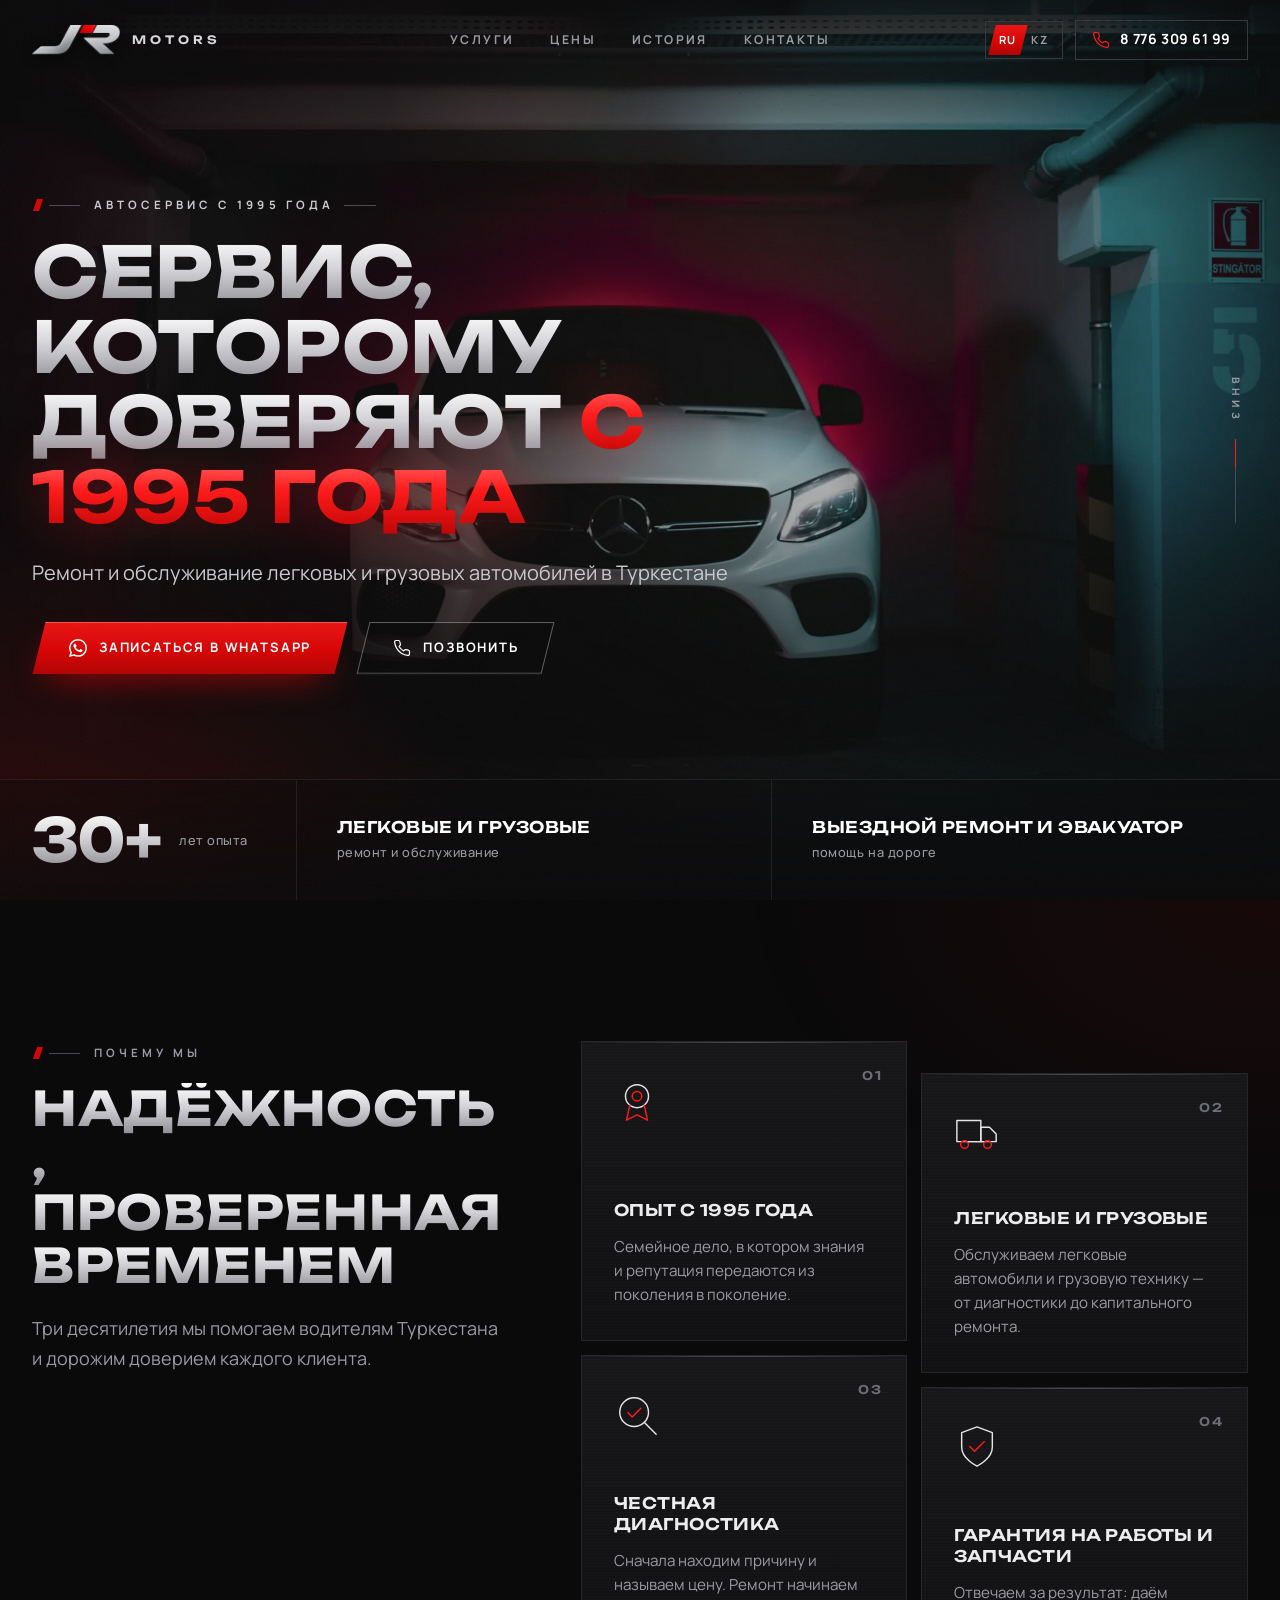
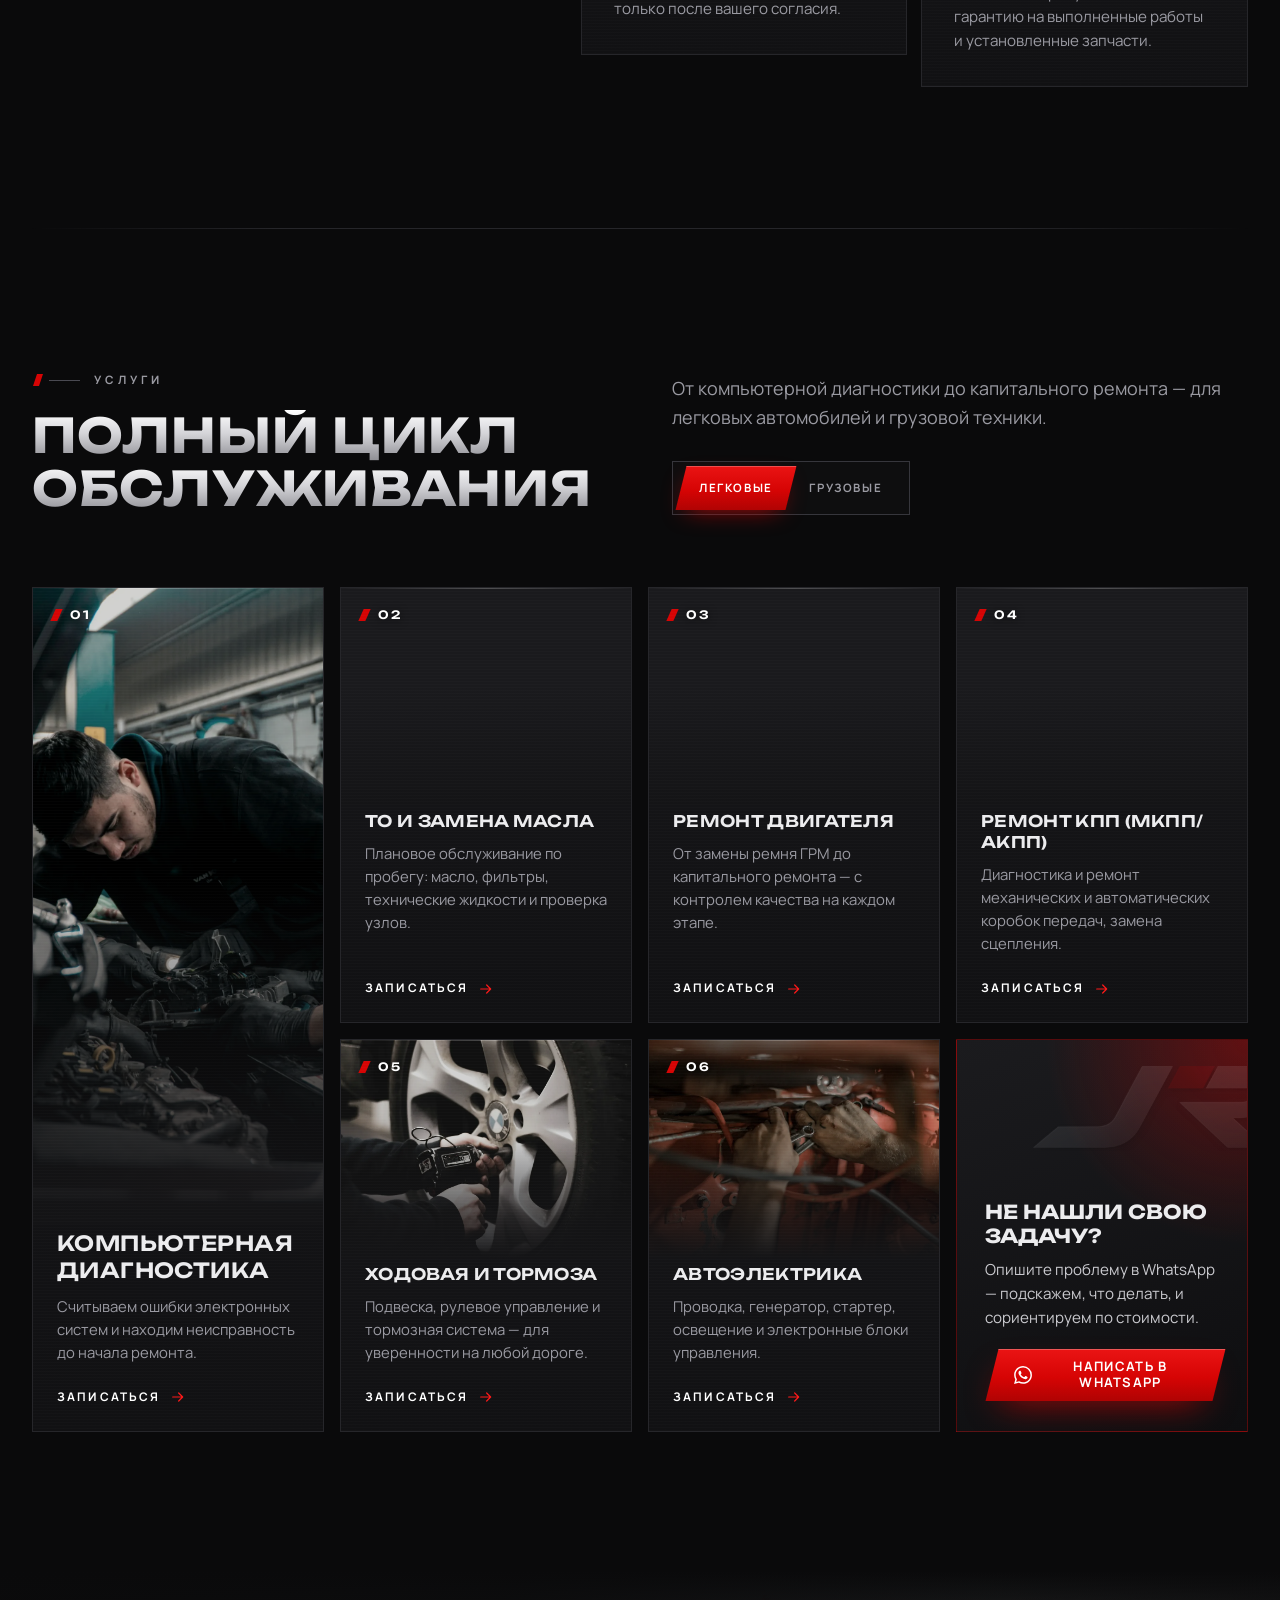
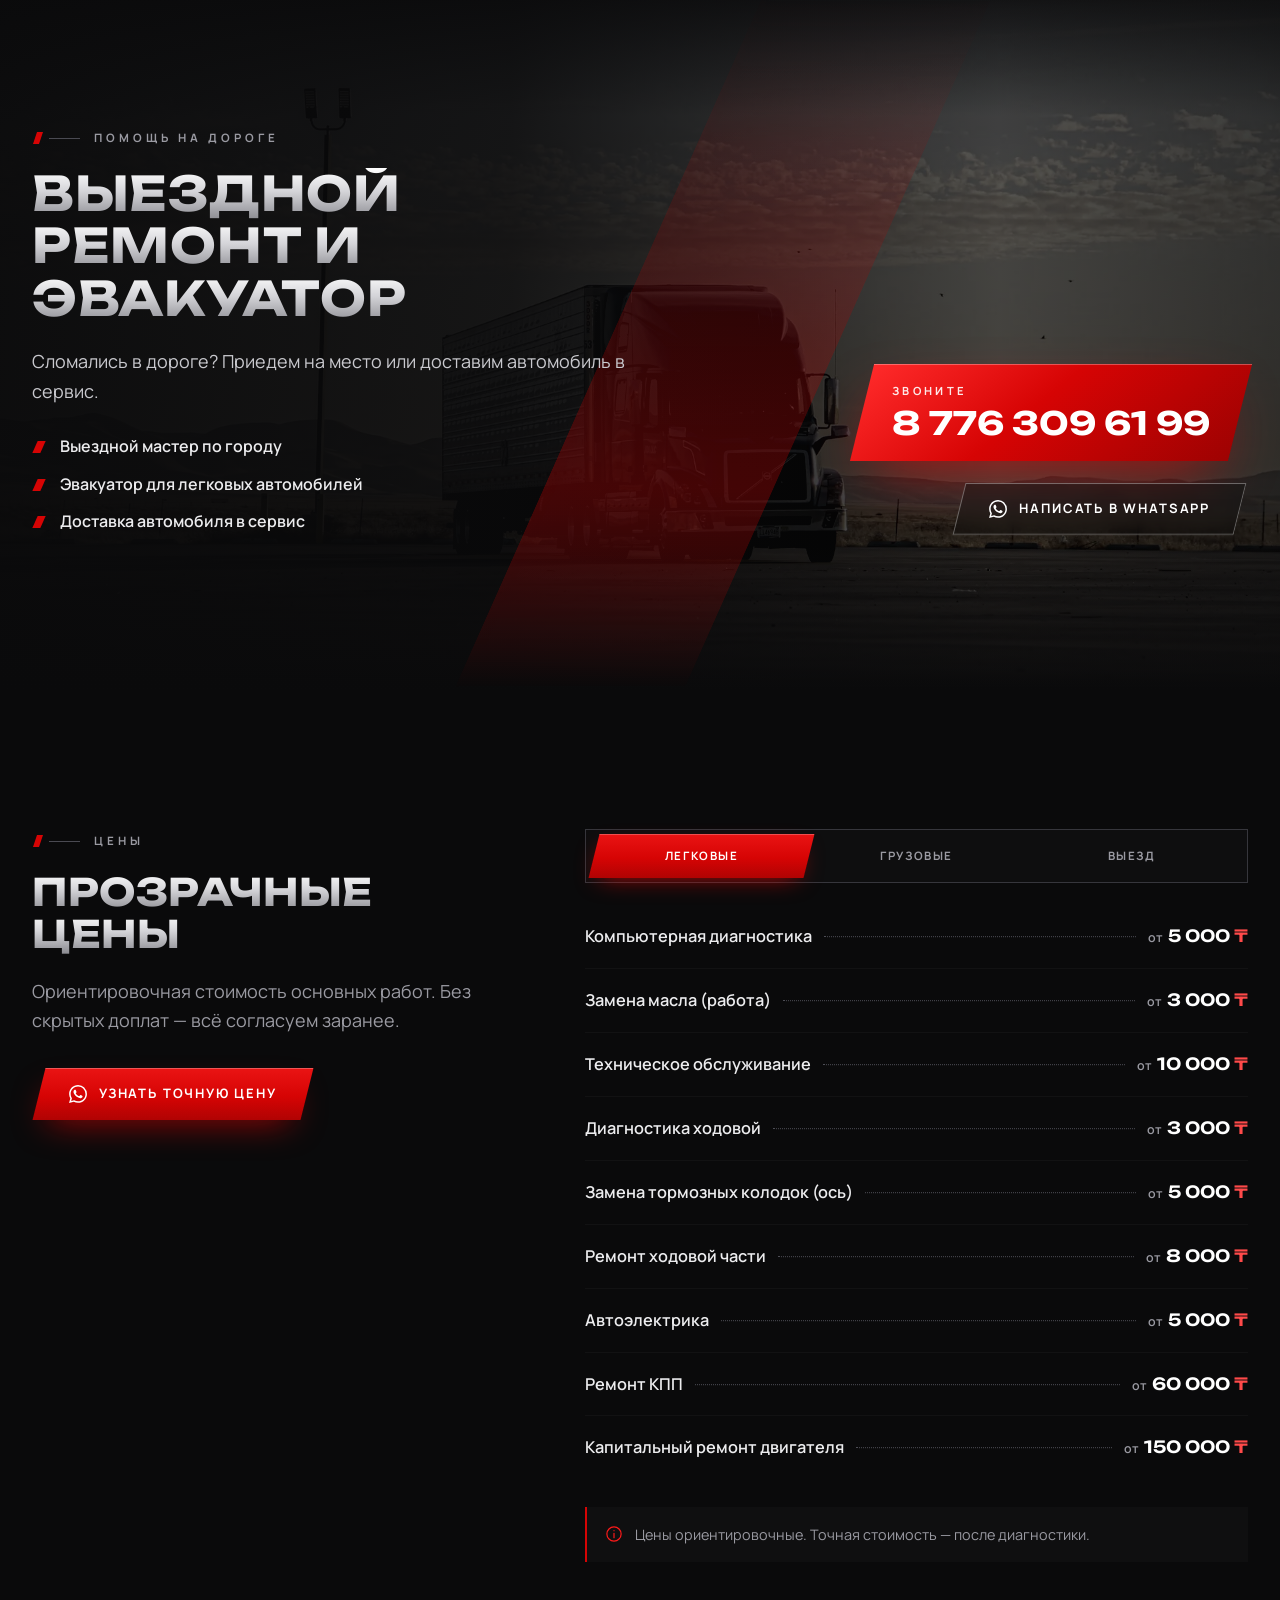
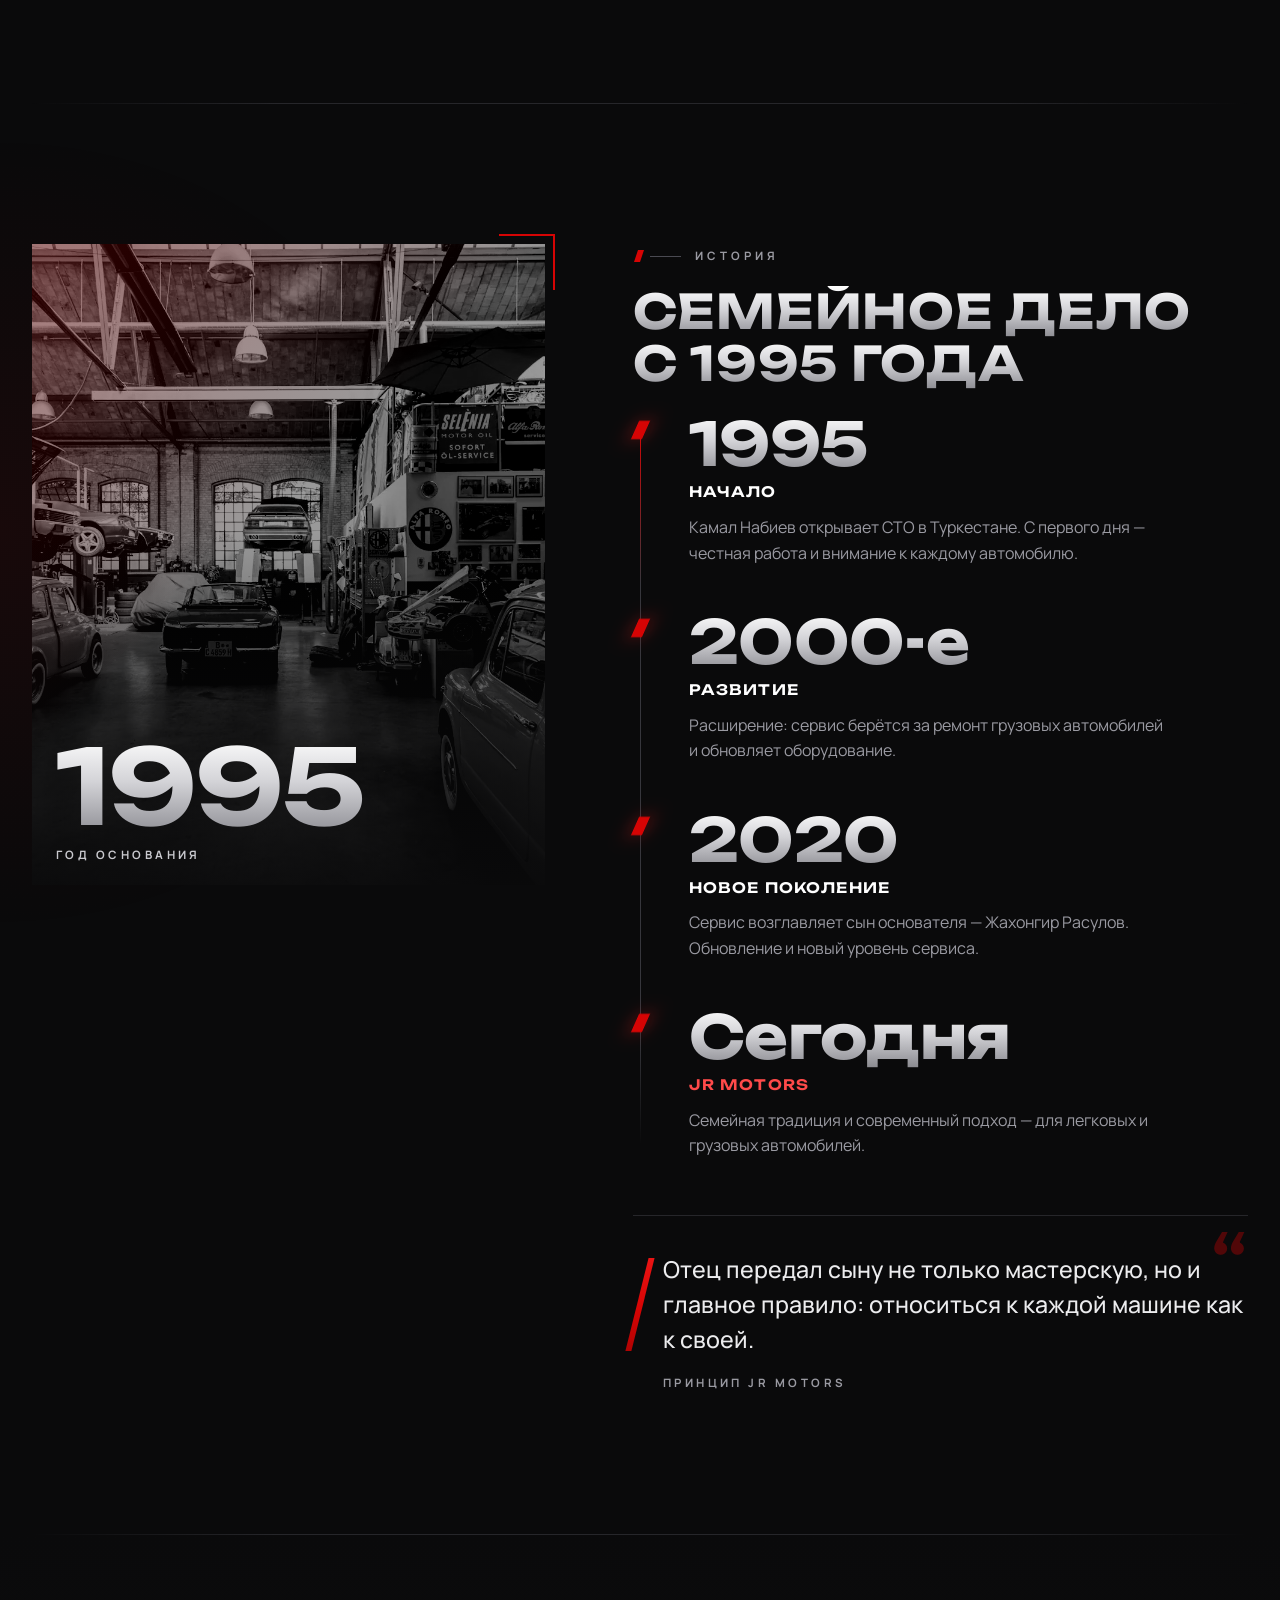
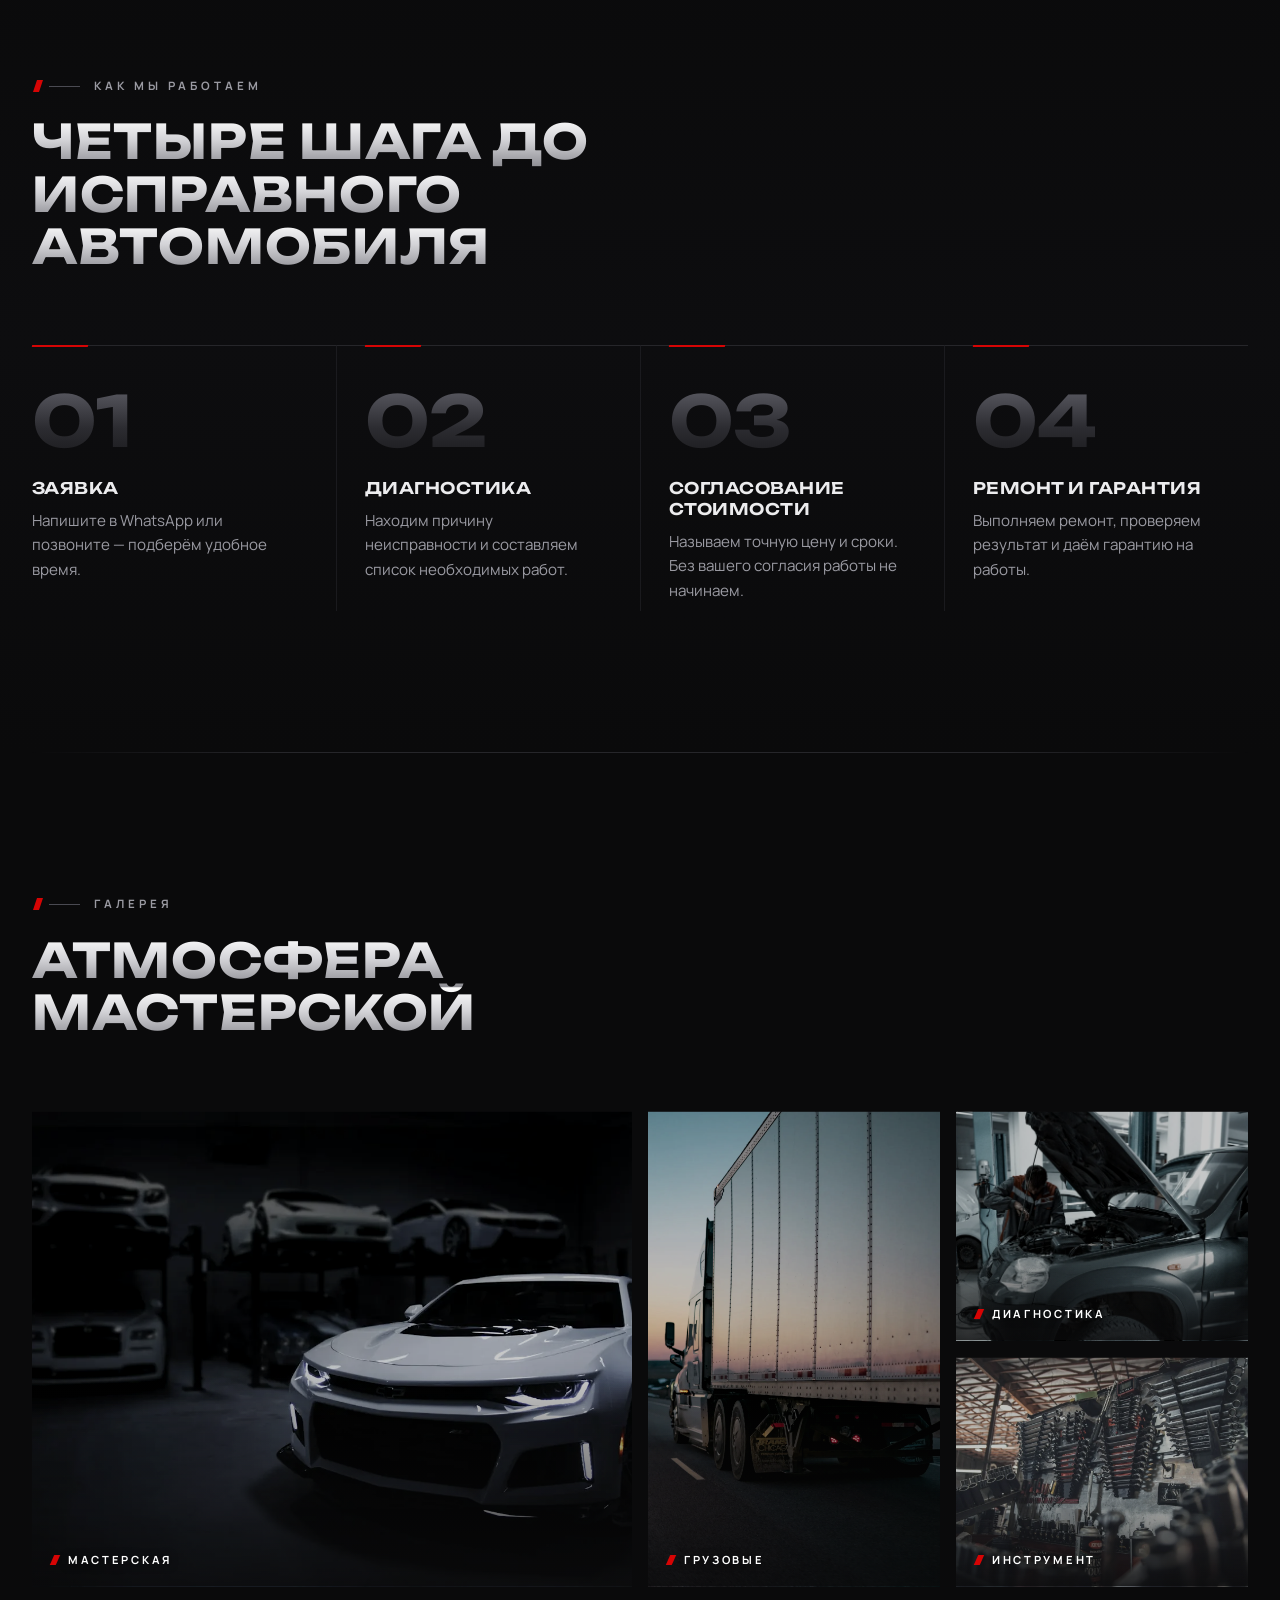
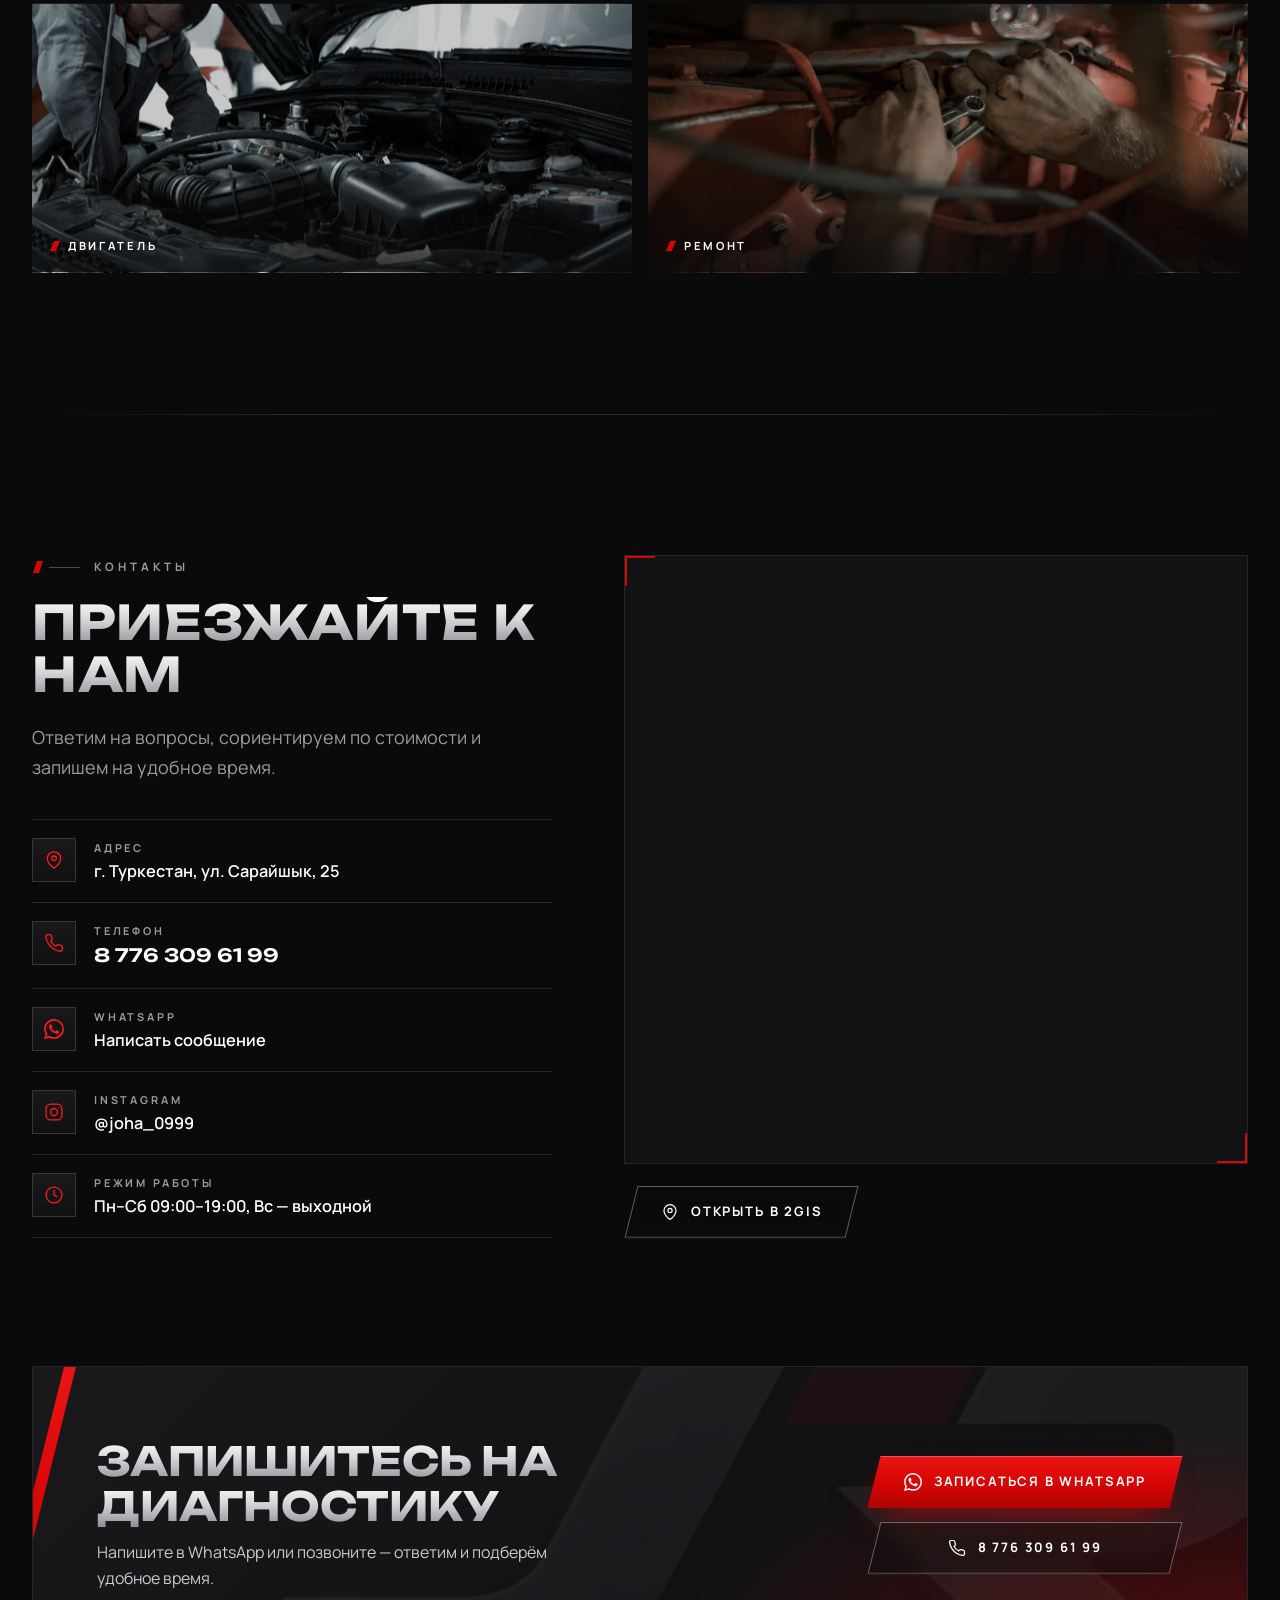
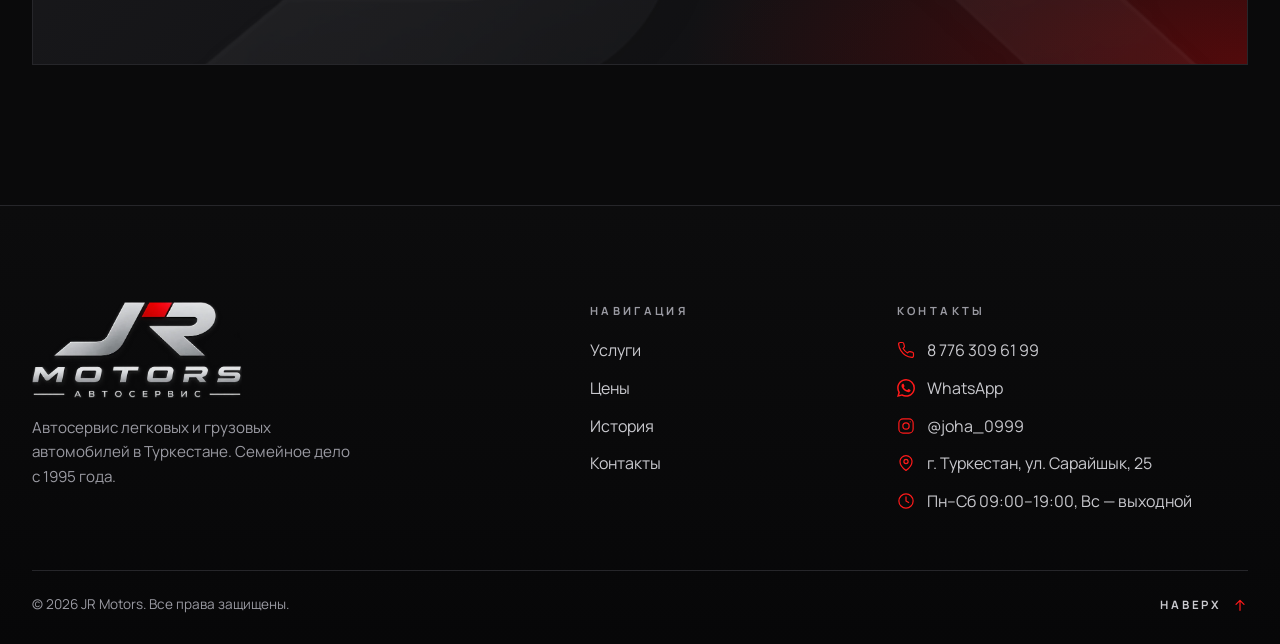
<file: index.html>
<!doctype html>
<html lang="ru" class="no-js">
<head>
  <meta charset="utf-8">
  <meta name="viewport" content="width=device-width, initial-scale=1, viewport-fit=cover">
  <title>JR Motors — автосервис в Туркестане | Ремонт легковых и грузовых авто</title>
  <meta name="description" content="Автосервис JR Motors в Туркестане с 1995 года: компьютерная диагностика, ТО, ремонт двигателя, КПП, ходовой и автоэлектрики легковых и грузовых автомобилей. Выездной ремонт и эвакуатор. ул. Сарайшык, 25.">
  <meta name="theme-color" content="#0a0a0b">
  <meta name="color-scheme" content="dark">
  <meta name="format-detection" content="telephone=no">
  <link rel="canonical" href="https://jrmotors.github.io/">

  <!-- Open Graph -->
  <meta property="og:type" content="website">
  <meta property="og:site_name" content="JR Motors">
  <meta property="og:locale" content="ru_RU">
  <meta property="og:locale:alternate" content="kk_KZ">
  <meta property="og:title" content="JR Motors — автосервис в Туркестане | Ремонт легковых и грузовых авто">
  <meta property="og:description" content="Автосервис JR Motors в Туркестане с 1995 года: компьютерная диагностика, ТО, ремонт двигателя, КПП, ходовой и автоэлектрики легковых и грузовых автомобилей. Выездной ремонт и эвакуатор. ул. Сарайшык, 25.">
  <meta property="og:url" content="https://jrmotors.github.io/">
  <meta property="og:image" content="https://jrmotors.github.io/assets/img/og.jpg">
  <meta property="og:image:width" content="1200">
  <meta property="og:image:height" content="630">
  <meta name="twitter:card" content="summary_large_image">

  <!-- Icons -->
  <link rel="icon" href="assets/img/favicon.ico" sizes="any">
  <link rel="icon" href="assets/img/favicon-32.png" type="image/png" sizes="32x32">
  <link rel="icon" href="assets/img/icon-512.png" type="image/png" sizes="512x512">
  <link rel="apple-touch-icon" href="assets/img/apple-touch-icon.png">

  <!-- Fonts: Unbounded (display) + Manrope (text); both include cyrillic-ext for Kazakh -->
  <link rel="preconnect" href="https://fonts.googleapis.com">
  <link rel="preconnect" href="https://fonts.gstatic.com" crossorigin>
  <link rel="stylesheet" href="https://fonts.googleapis.com/css2?family=Manrope:wght@400;500;600;700&amp;family=Unbounded:wght@600;700&amp;display=swap">

  <link rel="stylesheet" href="assets/css/style.css">

  <script>document.documentElement.className = document.documentElement.className.replace('no-js', 'js');</script>
  <noscript>
    <style>
      [role="tabpanel"][hidden] { display: block; }
      .tabs { display: none; }
    </style>
  </noscript>

  <script src="assets/js/config.js" defer></script>
  <script src="assets/js/i18n.js" defer></script>
  <script src="assets/js/main.js" defer></script>

  <script type="application/ld+json">
  {
    "@context": "https://schema.org",
    "@type": "AutoRepair",
    "name": "JR Motors",
    "description": "Автосервис легковых и грузовых автомобилей в Туркестане. Семейное дело с 1995 года.",
    "url": "https://jrmotors.github.io/",
    "image": "https://jrmotors.github.io/assets/img/og.jpg",
    "logo": "https://jrmotors.github.io/assets/img/logo-640.png",
    "telephone": "+77763096199",
    "address": {
      "@type": "PostalAddress",
      "streetAddress": "ул. Сарайшык, 25",
      "addressLocality": "Туркестан",
      "addressCountry": "KZ"
    },
    "foundingDate": "1995",
    "founder": { "@type": "Person", "name": "Камал Набиев" },
    "sameAs": ["https://www.instagram.com/joha_0999/"],
    "openingHours": ["Mo-Sa 09:00-19:00"],
    "areaServed": "Туркестан"
  }
  </script>
</head>
<body>
  <a class="skip-link" href="#main" data-i18n="a11y.skip">Перейти к содержанию</a>

  <!-- Icon sprite -->
  <svg class="sprite" xmlns="http://www.w3.org/2000/svg" aria-hidden="true" focusable="false">
    <symbol id="i-phone" viewBox="0 0 24 24"><path fill="none" stroke="currentColor" stroke-width="1.6" stroke-linecap="round" stroke-linejoin="round" d="M22 16.92v3a2 2 0 0 1-2.18 2 19.79 19.79 0 0 1-8.63-3.07 19.5 19.5 0 0 1-6-6 19.79 19.79 0 0 1-3.07-8.67A2 2 0 0 1 4.11 2h3a2 2 0 0 1 2 1.72c.13.96.36 1.9.7 2.81a2 2 0 0 1-.45 2.11L8.09 9.91a16 16 0 0 0 6 6l1.27-1.27a2 2 0 0 1 2.11-.45c.91.34 1.85.57 2.81.7A2 2 0 0 1 22 16.92z"/></symbol>
    <symbol id="i-wa" viewBox="0 0 24 24"><path fill="currentColor" d="M17.47 14.38c-.3-.15-1.76-.87-2.03-.97-.27-.1-.47-.15-.67.15-.2.3-.77.97-.94 1.16-.17.2-.35.22-.64.07-.3-.15-1.26-.46-2.39-1.47-.88-.79-1.48-1.76-1.65-2.06-.17-.3-.02-.46.13-.6.13-.14.3-.35.45-.52.15-.18.2-.3.3-.5.1-.2.05-.37-.03-.52-.07-.15-.67-1.61-.92-2.2-.24-.58-.49-.5-.67-.51h-.57c-.2 0-.52.07-.79.37-.27.3-1.04 1.02-1.04 2.48s1.07 2.88 1.21 3.07c.15.2 2.1 3.2 5.08 4.49.71.31 1.26.49 1.7.63.71.22 1.36.19 1.87.12.57-.09 1.76-.72 2-1.41.25-.7.25-1.29.18-1.41-.08-.13-.27-.2-.57-.35m-5.42 7.4h-.01a9.87 9.87 0 0 1-5.03-1.38l-.36-.21-3.74.98 1-3.65-.24-.37a9.86 9.86 0 0 1-1.51-5.26c0-5.45 4.44-9.88 9.89-9.88 2.64 0 5.12 1.03 6.99 2.9a9.83 9.83 0 0 1 2.89 6.99c0 5.45-4.44 9.88-9.88 9.88m8.41-18.3A11.82 11.82 0 0 0 12.05 0C5.5 0 .16 5.34.16 11.89c0 2.1.55 4.14 1.59 5.95L.06 24l6.3-1.65a11.88 11.88 0 0 0 5.69 1.45h.01c6.55 0 11.89-5.34 11.89-11.89a11.82 11.82 0 0 0-3.48-8.41z"/></symbol>
    <symbol id="i-ig" viewBox="0 0 24 24"><g fill="none" stroke="currentColor" stroke-width="1.6" stroke-linecap="round" stroke-linejoin="round"><rect x="2.5" y="2.5" width="19" height="19" rx="5.5"/><circle cx="12" cy="12" r="4.2"/><path d="M17.6 6.4h.01"/></g></symbol>
    <symbol id="i-pin" viewBox="0 0 24 24"><g fill="none" stroke="currentColor" stroke-width="1.6" stroke-linecap="round" stroke-linejoin="round"><path d="M20 10.2C20 16 12 22 12 22s-8-6-8-11.8a8 8 0 0 1 16 0z"/><circle cx="12" cy="10" r="2.8"/></g></symbol>
    <symbol id="i-clock" viewBox="0 0 24 24"><g fill="none" stroke="currentColor" stroke-width="1.6" stroke-linecap="round" stroke-linejoin="round"><circle cx="12" cy="12" r="9.5"/><path d="M12 6.5V12l3.5 2"/></g></symbol>
    <symbol id="i-arrow" viewBox="0 0 24 24"><path fill="none" stroke="currentColor" stroke-width="1.8" stroke-linecap="round" stroke-linejoin="round" d="M4 12h15m-6-6 6 6-6 6"/></symbol>
    <symbol id="i-arrow-up" viewBox="0 0 24 24"><path fill="none" stroke="currentColor" stroke-width="1.8" stroke-linecap="round" stroke-linejoin="round" d="M12 20V5m-6 6 6-6 6 6"/></symbol>
    <symbol id="i-info" viewBox="0 0 24 24"><g fill="none" stroke="currentColor" stroke-width="1.6" stroke-linecap="round" stroke-linejoin="round"><circle cx="12" cy="12" r="9.5"/><path d="M12 11v6M12 7.5h.01"/></g></symbol>
  </svg>

  <!-- ============================== HEADER ============================== -->
  <header class="header" data-header>
    <div class="container header__bar">
      <a class="brand" href="#hero" aria-label="JR Motors — на главную" data-i18n-attr="aria-label:header.home">
        <img class="brand__mark" src="assets/img/monogram.webp" width="800" height="272" alt="" decoding="async">
        <span class="brand__word" aria-hidden="true">MOTORS</span>
      </a>

      <nav class="nav" aria-label="Основная навигация" data-i18n-attr="aria-label:nav.label">
        <ul class="nav__list">
          <li><a class="nav__link" href="#services" data-i18n="nav.services">Услуги</a></li>
          <li><a class="nav__link" href="#prices" data-i18n="nav.prices">Цены</a></li>
          <li><a class="nav__link" href="#history" data-i18n="nav.history">История</a></li>
          <li><a class="nav__link" href="#contacts" data-i18n="nav.contacts">Контакты</a></li>
        </ul>
      </nav>

      <div class="header__tools">
        <div class="lang" role="group" aria-label="Язык сайта" data-i18n-attr="aria-label:lang.label">
          <button class="lang__btn" type="button" data-lang="ru" lang="ru" aria-pressed="true">RU</button>
          <button class="lang__btn" type="button" data-lang="kz" lang="kk" aria-pressed="false">KZ</button>
        </div>
        <a class="header__phone" href="tel:+77763096199" data-contact="phone">
          <svg class="icon" aria-hidden="true" focusable="false"><use href="#i-phone"/></svg>
          <span class="sr-only" data-i18n="cta.call">Позвонить</span>
          <span class="header__phone-text" data-contact-text="phone">8 776 309 61 99</span>
        </a>
        <button class="burger" type="button" aria-expanded="false" aria-controls="mobile-menu" data-burger>
          <span class="burger__lines" aria-hidden="true"><span></span><span></span></span>
          <span class="sr-only" data-burger-label>Открыть меню</span>
        </button>
      </div>
    </div>
  </header>

  <!-- Mobile menu (sibling of header: header gets backdrop-filter, which would trap fixed children) -->
  <div class="menu" id="mobile-menu" data-menu>
    <nav class="container menu__inner" aria-label="Мобильное меню" data-i18n-attr="aria-label:menu.label">
      <ul class="menu__list">
        <li><a class="menu__link" href="#services"><span class="menu__num" aria-hidden="true">01</span><span data-i18n="nav.services">Услуги</span></a></li>
        <li><a class="menu__link" href="#prices"><span class="menu__num" aria-hidden="true">02</span><span data-i18n="nav.prices">Цены</span></a></li>
        <li><a class="menu__link" href="#history"><span class="menu__num" aria-hidden="true">03</span><span data-i18n="nav.history">История</span></a></li>
        <li><a class="menu__link" href="#contacts"><span class="menu__num" aria-hidden="true">04</span><span data-i18n="nav.contacts">Контакты</span></a></li>
      </ul>
      <div class="menu__contacts">
        <p class="menu__label" data-i18n="menu.contacts">Связаться с нами</p>
        <a class="menu__phone" href="tel:+77763096199" data-contact="phone" data-contact-text="phone">8 776 309 61 99</a>
        <a class="btn btn--primary" href="https://wa.me/77763096199?text=%D0%97%D0%B4%D1%80%D0%B0%D0%B2%D1%81%D1%82%D0%B2%D1%83%D0%B9%D1%82%D0%B5!%20%D0%A5%D0%BE%D1%87%D1%83%20%D0%B7%D0%B0%D0%BF%D0%B8%D1%81%D0%B0%D1%82%D1%8C%D1%81%D1%8F%20%D0%B2%20JR%20Motors." target="_blank" rel="noopener" data-contact="whatsapp">
          <svg class="icon" aria-hidden="true" focusable="false"><use href="#i-wa"/></svg>
          <span data-i18n="cta.whatsapp">Записаться в WhatsApp</span>
        </a>
        <p class="menu__address" data-contact-text="address">г. Туркестан, ул. Сарайшык, 25</p>
      </div>
    </nav>
  </div>

  <main id="main">

    <!-- ============================== HERO ============================== -->
    <section class="hero" id="hero" aria-labelledby="hero-title">
      <div class="hero__media" data-parallax>
        <img class="hero__img" src="assets/img/hero.webp" width="2400" height="1602" fetchpriority="high" decoding="async"
             alt="Белый автомобиль в боксе, освещённом красным светом" data-i18n-attr="alt:hero.imgAlt">
      </div>
      <div class="hero__veil" aria-hidden="true"></div>

      <div class="container hero__inner">
        <div class="hero__content">
          <p class="eyebrow eyebrow--both hero__eyebrow anim" style="--d:1" data-i18n="hero.eyebrow">Автосервис с 1995 года</p>
          <h1 class="hero__title metal anim anim--title" style="--d:2" id="hero-title" data-i18n-html="hero.title.html">Сервис, которому доверяют <span class="accent">с 1995 года</span></h1>
          <p class="hero__sub anim" style="--d:3" data-i18n="hero.sub">Ремонт и обслуживание легковых и грузовых автомобилей в Туркестане</p>
          <div class="hero__actions anim" style="--d:4">
            <a class="btn btn--primary" href="https://wa.me/77763096199?text=%D0%97%D0%B4%D1%80%D0%B0%D0%B2%D1%81%D1%82%D0%B2%D1%83%D0%B9%D1%82%D0%B5!%20%D0%A5%D0%BE%D1%87%D1%83%20%D0%B7%D0%B0%D0%BF%D0%B8%D1%81%D0%B0%D1%82%D1%8C%D1%81%D1%8F%20%D0%B2%20JR%20Motors." target="_blank" rel="noopener" data-contact="whatsapp">
              <svg class="icon" aria-hidden="true" focusable="false"><use href="#i-wa"/></svg>
              <span data-i18n="cta.whatsapp">Записаться в WhatsApp</span>
            </a>
            <a class="btn btn--ghost" href="tel:+77763096199" data-contact="phone">
              <svg class="icon" aria-hidden="true" focusable="false"><use href="#i-phone"/></svg>
              <span data-i18n="cta.call">Позвонить</span>
            </a>
          </div>
        </div>
      </div>

      <div class="hero__stats-wrap anim" style="--d:6">
        <ul class="container hero__stats">
          <li class="stat stat--num">
            <span class="stat__value stat__value--num metal">
              <span class="stat__counter" data-counter aria-hidden="true">30</span><span aria-hidden="true">+</span>
              <span class="sr-only" data-counter-sr>30+</span>
            </span>
            <span class="stat__label" data-i18n="hero.stat1.label">лет опыта</span>
          </li>
          <li class="stat">
            <span class="stat__value" data-i18n="hero.stat2.value">Легковые и грузовые</span>
            <span class="stat__label" data-i18n="hero.stat2.label">ремонт и обслуживание</span>
          </li>
          <li class="stat">
            <span class="stat__value" data-i18n="hero.stat3.value">Выездной ремонт и эвакуатор</span>
            <span class="stat__label" data-i18n="hero.stat3.label">помощь на дороге</span>
          </li>
        </ul>
      </div>

      <a class="hero__scroll" href="#advantages">
        <span class="hero__scroll-text" data-i18n="hero.scroll">Вниз</span>
        <span class="hero__scroll-line" aria-hidden="true"></span>
      </a>
    </section>

    <!-- ============================== ADVANTAGES ============================== -->
    <section class="section adv" id="advantages" aria-labelledby="adv-title">
      <div class="container adv__grid">
        <div class="section-head adv__head">
          <p class="eyebrow" data-reveal data-i18n="adv.eyebrow">Почему мы</p>
          <h2 class="h2 metal" id="adv-title" data-reveal="mask" data-i18n="adv.title">Надёжность, проверенная временем</h2>
          <p class="lead" data-reveal data-i18n="adv.lead">Три десятилетия мы помогаем водителям Туркестана и дорожим доверием каждого клиента.</p>
        </div>

        <ul class="adv__list">
          <li data-reveal>
            <article class="card adv-card">
              <span class="adv-card__num" aria-hidden="true">01</span>
              <svg class="adv-card__icon" viewBox="0 0 48 48" aria-hidden="true" focusable="false">
                <circle cx="24" cy="19" r="12"/>
                <circle class="acc" cx="24" cy="19" r="5"/>
                <path class="acc" d="M16.5 28.5 13 44l11-5.5L35 44l-3.5-15.5"/>
              </svg>
              <h3 class="adv-card__title" data-i18n="adv.1.title">Опыт с 1995 года</h3>
              <p class="adv-card__text" data-i18n="adv.1.text">Семейное дело, в котором знания и репутация передаются из поколения в поколение.</p>
            </article>
          </li>
          <li data-reveal>
            <article class="card adv-card">
              <span class="adv-card__num" aria-hidden="true">02</span>
              <svg class="adv-card__icon" viewBox="0 0 48 48" aria-hidden="true" focusable="false">
                <path d="M3 11h25v22H3z"/>
                <path d="M28 18h9l7 7v8H28z"/>
                <circle class="acc" cx="11" cy="36" r="4"/>
                <circle class="acc" cx="35" cy="36" r="4"/>
                <path d="M15 33h16"/>
              </svg>
              <h3 class="adv-card__title" data-i18n="adv.2.title">Легковые и грузовые</h3>
              <p class="adv-card__text" data-i18n="adv.2.text">Обслуживаем легковые автомобили и грузовую технику — от диагностики до капитального ремонта.</p>
            </article>
          </li>
          <li data-reveal>
            <article class="card adv-card">
              <span class="adv-card__num" aria-hidden="true">03</span>
              <svg class="adv-card__icon" viewBox="0 0 48 48" aria-hidden="true" focusable="false">
                <circle cx="21" cy="21" r="15"/>
                <path d="m32 32 12 12"/>
                <path class="acc" d="m14.5 21.5 4.5 4.5 9-9"/>
              </svg>
              <h3 class="adv-card__title" data-i18n="adv.3.title">Честная диагностика</h3>
              <p class="adv-card__text" data-i18n="adv.3.text">Сначала находим причину и называем цену. Ремонт начинаем только после вашего согласия.</p>
            </article>
          </li>
          <li data-reveal>
            <article class="card adv-card">
              <span class="adv-card__num" aria-hidden="true">04</span>
              <svg class="adv-card__icon" viewBox="0 0 48 48" aria-hidden="true" focusable="false">
                <path d="M24 44s16-7.5 16-20V9L24 3 8 9v15c0 12.5 16 20 16 20z"/>
                <path class="acc" d="m16.5 23.5 5 5 10-10"/>
              </svg>
              <h3 class="adv-card__title" data-i18n="adv.4.title">Гарантия на работы и запчасти</h3>
              <p class="adv-card__text" data-i18n="adv.4.text">Отвечаем за результат: даём гарантию на выполненные работы и установленные запчасти.</p>
            </article>
          </li>
        </ul>
      </div>
    </section>

    <!-- ============================== SERVICES ============================== -->
    <section class="section services" id="services" aria-labelledby="svc-title">
      <div class="container">
        <div class="section-head section-head--split">
          <div>
            <p class="eyebrow" data-reveal data-i18n="svc.eyebrow">Услуги</p>
            <h2 class="h2 metal" id="svc-title" data-reveal="mask" data-i18n="svc.title">Полный цикл обслуживания</h2>
          </div>
          <div class="section-head__aside" data-reveal>
            <p class="lead" data-i18n="svc.lead">От компьютерной диагностики до капитального ремонта — для легковых автомобилей и грузовой техники.</p>
            <div class="tabs" role="tablist" aria-label="Тип транспорта" data-i18n-attr="aria-label:svc.tabsLabel" data-tabs>
              <button class="tabs__tab" type="button" role="tab" id="svc-tab-light" aria-controls="svc-panel-light" aria-selected="true" data-i18n="tab.light">Легковые</button>
              <button class="tabs__tab" type="button" role="tab" id="svc-tab-truck" aria-controls="svc-panel-truck" aria-selected="false" tabindex="-1" data-i18n="tab.truck">Грузовые</button>
              <span class="tabs__indicator" aria-hidden="true"></span>
            </div>
          </div>
        </div>

        <!-- Light vehicles -->
        <div class="tabpanel" role="tabpanel" id="svc-panel-light" aria-labelledby="svc-tab-light" tabindex="0">
          <ul class="svc-grid">
            <li class="svc-grid__item svc-grid__item--feature" data-reveal>
              <article class="card svc-card">
                <div class="svc-card__media">
                  <img src="assets/img/svc-diagnostics.webp" width="1200" height="1800" alt="" loading="lazy" decoding="async" style="object-position: 50% 40%">
                  <span class="svc-card__num" aria-hidden="true">01</span>
                </div>
                <div class="svc-card__body">
                  <h3 class="svc-card__title" data-i18n="svc.l1.title">Компьютерная диагностика</h3>
                  <p class="svc-card__text" data-i18n="svc.l1.text">Считываем ошибки электронных систем и находим неисправность до начала ремонта.</p>
                  <a class="svc-card__link" href="https://wa.me/77763096199?text=%D0%97%D0%B4%D1%80%D0%B0%D0%B2%D1%81%D1%82%D0%B2%D1%83%D0%B9%D1%82%D0%B5!%20%D0%A5%D0%BE%D1%87%D1%83%20%D0%B7%D0%B0%D0%BF%D0%B8%D1%81%D0%B0%D1%82%D1%8C%D1%81%D1%8F%20%D0%B2%20JR%20Motors." target="_blank" rel="noopener" data-contact="whatsapp" data-wa-service="svc.l1.title">
                    <span data-i18n="svc.book">Записаться</span><span class="sr-only">: <span data-i18n="svc.l1.title">Компьютерная диагностика</span></span>
                    <svg class="icon" aria-hidden="true" focusable="false"><use href="#i-arrow"/></svg>
                  </a>
                </div>
              </article>
            </li>
            <li class="svc-grid__item" data-reveal>
              <article class="card svc-card">
                <div class="svc-card__media">
                  <img src="assets/img/svc-maintenance.webp" width="1200" height="800" alt="" loading="lazy" decoding="async">
                  <span class="svc-card__num" aria-hidden="true">02</span>
                </div>
                <div class="svc-card__body">
                  <h3 class="svc-card__title" data-i18n="svc.l2.title">ТО и замена масла</h3>
                  <p class="svc-card__text" data-i18n="svc.l2.text">Плановое обслуживание по пробегу: масло, фильтры, технические жидкости и проверка узлов.</p>
                  <a class="svc-card__link" href="https://wa.me/77763096199?text=%D0%97%D0%B4%D1%80%D0%B0%D0%B2%D1%81%D1%82%D0%B2%D1%83%D0%B9%D1%82%D0%B5!%20%D0%A5%D0%BE%D1%87%D1%83%20%D0%B7%D0%B0%D0%BF%D0%B8%D1%81%D0%B0%D1%82%D1%8C%D1%81%D1%8F%20%D0%B2%20JR%20Motors." target="_blank" rel="noopener" data-contact="whatsapp" data-wa-service="svc.l2.title">
                    <span data-i18n="svc.book">Записаться</span><span class="sr-only">: <span data-i18n="svc.l2.title">ТО и замена масла</span></span>
                    <svg class="icon" aria-hidden="true" focusable="false"><use href="#i-arrow"/></svg>
                  </a>
                </div>
              </article>
            </li>
            <li class="svc-grid__item" data-reveal>
              <article class="card svc-card">
                <div class="svc-card__media">
                  <img src="assets/img/svc-engine.webp" width="1200" height="675" alt="" loading="lazy" decoding="async">
                  <span class="svc-card__num" aria-hidden="true">03</span>
                </div>
                <div class="svc-card__body">
                  <h3 class="svc-card__title" data-i18n="svc.l3.title">Ремонт двигателя</h3>
                  <p class="svc-card__text" data-i18n="svc.l3.text">От замены ремня ГРМ до капитального ремонта — с контролем качества на каждом этапе.</p>
                  <a class="svc-card__link" href="https://wa.me/77763096199?text=%D0%97%D0%B4%D1%80%D0%B0%D0%B2%D1%81%D1%82%D0%B2%D1%83%D0%B9%D1%82%D0%B5!%20%D0%A5%D0%BE%D1%87%D1%83%20%D0%B7%D0%B0%D0%BF%D0%B8%D1%81%D0%B0%D1%82%D1%8C%D1%81%D1%8F%20%D0%B2%20JR%20Motors." target="_blank" rel="noopener" data-contact="whatsapp" data-wa-service="svc.l3.title">
                    <span data-i18n="svc.book">Записаться</span><span class="sr-only">: <span data-i18n="svc.l3.title">Ремонт двигателя</span></span>
                    <svg class="icon" aria-hidden="true" focusable="false"><use href="#i-arrow"/></svg>
                  </a>
                </div>
              </article>
            </li>
            <li class="svc-grid__item" data-reveal>
              <article class="card svc-card">
                <div class="svc-card__media">
                  <img src="assets/img/svc-transmission.webp" width="1200" height="900" alt="" loading="lazy" decoding="async">
                  <span class="svc-card__num" aria-hidden="true">04</span>
                </div>
                <div class="svc-card__body">
                  <h3 class="svc-card__title" data-i18n="svc.l4.title">Ремонт КПП (МКПП/АКПП)</h3>
                  <p class="svc-card__text" data-i18n="svc.l4.text">Диагностика и ремонт механических и автоматических коробок передач, замена сцепления.</p>
                  <a class="svc-card__link" href="https://wa.me/77763096199?text=%D0%97%D0%B4%D1%80%D0%B0%D0%B2%D1%81%D1%82%D0%B2%D1%83%D0%B9%D1%82%D0%B5!%20%D0%A5%D0%BE%D1%87%D1%83%20%D0%B7%D0%B0%D0%BF%D0%B8%D1%81%D0%B0%D1%82%D1%8C%D1%81%D1%8F%20%D0%B2%20JR%20Motors." target="_blank" rel="noopener" data-contact="whatsapp" data-wa-service="svc.l4.title">
                    <span data-i18n="svc.book">Записаться</span><span class="sr-only">: <span data-i18n="svc.l4.title">Ремонт КПП (МКПП/АКПП)</span></span>
                    <svg class="icon" aria-hidden="true" focusable="false"><use href="#i-arrow"/></svg>
                  </a>
                </div>
              </article>
            </li>
            <li class="svc-grid__item" data-reveal>
              <article class="card svc-card">
                <div class="svc-card__media">
                  <img src="assets/img/svc-suspension.webp" width="1200" height="800" alt="" loading="lazy" decoding="async">
                  <span class="svc-card__num" aria-hidden="true">05</span>
                </div>
                <div class="svc-card__body">
                  <h3 class="svc-card__title" data-i18n="svc.l5.title">Ходовая и тормоза</h3>
                  <p class="svc-card__text" data-i18n="svc.l5.text">Подвеска, рулевое управление и тормозная система — для уверенности на любой дороге.</p>
                  <a class="svc-card__link" href="https://wa.me/77763096199?text=%D0%97%D0%B4%D1%80%D0%B0%D0%B2%D1%81%D1%82%D0%B2%D1%83%D0%B9%D1%82%D0%B5!%20%D0%A5%D0%BE%D1%87%D1%83%20%D0%B7%D0%B0%D0%BF%D0%B8%D1%81%D0%B0%D1%82%D1%8C%D1%81%D1%8F%20%D0%B2%20JR%20Motors." target="_blank" rel="noopener" data-contact="whatsapp" data-wa-service="svc.l5.title">
                    <span data-i18n="svc.book">Записаться</span><span class="sr-only">: <span data-i18n="svc.l5.title">Ходовая и тормоза</span></span>
                    <svg class="icon" aria-hidden="true" focusable="false"><use href="#i-arrow"/></svg>
                  </a>
                </div>
              </article>
            </li>
            <li class="svc-grid__item" data-reveal>
              <article class="card svc-card">
                <div class="svc-card__media">
                  <img src="assets/img/svc-electrics.webp" width="1200" height="800" alt="" loading="lazy" decoding="async">
                  <span class="svc-card__num" aria-hidden="true">06</span>
                </div>
                <div class="svc-card__body">
                  <h3 class="svc-card__title" data-i18n="svc.l6.title">Автоэлектрика</h3>
                  <p class="svc-card__text" data-i18n="svc.l6.text">Проводка, генератор, стартер, освещение и электронные блоки управления.</p>
                  <a class="svc-card__link" href="https://wa.me/77763096199?text=%D0%97%D0%B4%D1%80%D0%B0%D0%B2%D1%81%D1%82%D0%B2%D1%83%D0%B9%D1%82%D0%B5!%20%D0%A5%D0%BE%D1%87%D1%83%20%D0%B7%D0%B0%D0%BF%D0%B8%D1%81%D0%B0%D1%82%D1%8C%D1%81%D1%8F%20%D0%B2%20JR%20Motors." target="_blank" rel="noopener" data-contact="whatsapp" data-wa-service="svc.l6.title">
                    <span data-i18n="svc.book">Записаться</span><span class="sr-only">: <span data-i18n="svc.l6.title">Автоэлектрика</span></span>
                    <svg class="icon" aria-hidden="true" focusable="false"><use href="#i-arrow"/></svg>
                  </a>
                </div>
              </article>
            </li>
            <li class="svc-grid__item svc-grid__item--more" data-reveal>
              <div class="svc-more">
                <img class="svc-more__mark" src="assets/img/monogram.webp" width="800" height="272" alt="" loading="lazy" decoding="async">
                <div class="svc-more__text">
                  <h3 class="svc-more__title" data-i18n="svc.more.title">Не нашли свою задачу?</h3>
                  <p data-i18n="svc.more.text">Опишите проблему в WhatsApp — подскажем, что делать, и сориентируем по стоимости.</p>
                </div>
                <a class="btn btn--primary" href="https://wa.me/77763096199?text=%D0%97%D0%B4%D1%80%D0%B0%D0%B2%D1%81%D1%82%D0%B2%D1%83%D0%B9%D1%82%D0%B5!%20%D0%A5%D0%BE%D1%87%D1%83%20%D0%BF%D1%80%D0%BE%D0%BA%D0%BE%D0%BD%D1%81%D1%83%D0%BB%D1%8C%D1%82%D0%B8%D1%80%D0%BE%D0%B2%D0%B0%D1%82%D1%8C%D1%81%D1%8F%20%D0%BF%D0%BE%20%D1%80%D0%B5%D0%BC%D0%BE%D0%BD%D1%82%D1%83%20%D0%B0%D0%B2%D1%82%D0%BE%D0%BC%D0%BE%D0%B1%D0%B8%D0%BB%D1%8F." target="_blank" rel="noopener" data-contact="whatsapp" data-wa-msg="wa.more">
                  <svg class="icon" aria-hidden="true" focusable="false"><use href="#i-wa"/></svg>
                  <span data-i18n="cta.waWrite">Написать в WhatsApp</span>
                </a>
              </div>
            </li>
          </ul>
        </div>

        <!-- Trucks -->
        <div class="tabpanel" role="tabpanel" id="svc-panel-truck" aria-labelledby="svc-tab-truck" tabindex="0" hidden>
          <ul class="svc-grid">
            <li class="svc-grid__item svc-grid__item--feature" data-reveal>
              <article class="card svc-card">
                <div class="svc-card__media">
                  <img src="assets/img/truck-road.webp" width="1200" height="1799" alt="" loading="lazy" decoding="async" style="object-position: 40% 60%">
                  <span class="svc-card__num" aria-hidden="true">01</span>
                </div>
                <div class="svc-card__body">
                  <h3 class="svc-card__title" data-i18n="svc.t1.title">Диагностика грузовиков</h3>
                  <p class="svc-card__text" data-i18n="svc.t1.text">Компьютерная диагностика грузовой техники: двигатель, КПП, пневмосистема и электроника.</p>
                  <a class="svc-card__link" href="https://wa.me/77763096199?text=%D0%97%D0%B4%D1%80%D0%B0%D0%B2%D1%81%D1%82%D0%B2%D1%83%D0%B9%D1%82%D0%B5!%20%D0%A5%D0%BE%D1%87%D1%83%20%D0%B7%D0%B0%D0%BF%D0%B8%D1%81%D0%B0%D1%82%D1%8C%D1%81%D1%8F%20%D0%B2%20JR%20Motors." target="_blank" rel="noopener" data-contact="whatsapp" data-wa-service="svc.t1.title">
                    <span data-i18n="svc.book">Записаться</span><span class="sr-only">: <span data-i18n="svc.t1.title">Диагностика грузовиков</span></span>
                    <svg class="icon" aria-hidden="true" focusable="false"><use href="#i-arrow"/></svg>
                  </a>
                </div>
              </article>
            </li>
            <li class="svc-grid__item" data-reveal>
              <article class="card svc-card">
                <div class="svc-card__media">
                  <img src="assets/img/truck-main.webp" width="1400" height="933" alt="" loading="lazy" decoding="async">
                  <span class="svc-card__num" aria-hidden="true">02</span>
                </div>
                <div class="svc-card__body">
                  <h3 class="svc-card__title" data-i18n="svc.t2.title">ТО грузовых</h3>
                  <p class="svc-card__text" data-i18n="svc.t2.text">Плановое обслуживание по регламенту, чтобы техника не простаивала.</p>
                  <a class="svc-card__link" href="https://wa.me/77763096199?text=%D0%97%D0%B4%D1%80%D0%B0%D0%B2%D1%81%D1%82%D0%B2%D1%83%D0%B9%D1%82%D0%B5!%20%D0%A5%D0%BE%D1%87%D1%83%20%D0%B7%D0%B0%D0%BF%D0%B8%D1%81%D0%B0%D1%82%D1%8C%D1%81%D1%8F%20%D0%B2%20JR%20Motors." target="_blank" rel="noopener" data-contact="whatsapp" data-wa-service="svc.t2.title">
                    <span data-i18n="svc.book">Записаться</span><span class="sr-only">: <span data-i18n="svc.t2.title">ТО грузовых</span></span>
                    <svg class="icon" aria-hidden="true" focusable="false"><use href="#i-arrow"/></svg>
                  </a>
                </div>
              </article>
            </li>
            <li class="svc-grid__item" data-reveal>
              <article class="card svc-card">
                <div class="svc-card__media">
                  <img src="assets/img/gallery-engine-bay.webp" width="1200" height="675" alt="" loading="lazy" decoding="async">
                  <span class="svc-card__num" aria-hidden="true">03</span>
                </div>
                <div class="svc-card__body">
                  <h3 class="svc-card__title" data-i18n="svc.t3.title">Ремонт дизельных двигателей</h3>
                  <p class="svc-card__text" data-i18n="svc.t3.text">Топливная аппаратура, турбина, ремонт и восстановление дизельных моторов.</p>
                  <a class="svc-card__link" href="https://wa.me/77763096199?text=%D0%97%D0%B4%D1%80%D0%B0%D0%B2%D1%81%D1%82%D0%B2%D1%83%D0%B9%D1%82%D0%B5!%20%D0%A5%D0%BE%D1%87%D1%83%20%D0%B7%D0%B0%D0%BF%D0%B8%D1%81%D0%B0%D1%82%D1%8C%D1%81%D1%8F%20%D0%B2%20JR%20Motors." target="_blank" rel="noopener" data-contact="whatsapp" data-wa-service="svc.t3.title">
                    <span data-i18n="svc.book">Записаться</span><span class="sr-only">: <span data-i18n="svc.t3.title">Ремонт дизельных двигателей</span></span>
                    <svg class="icon" aria-hidden="true" focusable="false"><use href="#i-arrow"/></svg>
                  </a>
                </div>
              </article>
            </li>
            <li class="svc-grid__item" data-reveal>
              <article class="card svc-card">
                <div class="svc-card__media">
                  <img src="assets/img/gallery-tools.webp" width="1200" height="800" alt="" loading="lazy" decoding="async">
                  <span class="svc-card__num" aria-hidden="true">04</span>
                </div>
                <div class="svc-card__body">
                  <h3 class="svc-card__title" data-i18n="svc.t4.title">Пневмосистема и тормоза</h3>
                  <p class="svc-card__text" data-i18n="svc.t4.text">Поиск утечек воздуха, ремонт компрессора, кранов и тормозных механизмов.</p>
                  <a class="svc-card__link" href="https://wa.me/77763096199?text=%D0%97%D0%B4%D1%80%D0%B0%D0%B2%D1%81%D1%82%D0%B2%D1%83%D0%B9%D1%82%D0%B5!%20%D0%A5%D0%BE%D1%87%D1%83%20%D0%B7%D0%B0%D0%BF%D0%B8%D1%81%D0%B0%D1%82%D1%8C%D1%81%D1%8F%20%D0%B2%20JR%20Motors." target="_blank" rel="noopener" data-contact="whatsapp" data-wa-service="svc.t4.title">
                    <span data-i18n="svc.book">Записаться</span><span class="sr-only">: <span data-i18n="svc.t4.title">Пневмосистема и тормоза</span></span>
                    <svg class="icon" aria-hidden="true" focusable="false"><use href="#i-arrow"/></svg>
                  </a>
                </div>
              </article>
            </li>
            <li class="svc-grid__item" data-reveal>
              <article class="card svc-card">
                <div class="svc-card__media">
                  <img src="assets/img/svc-suspension.webp" width="1200" height="800" alt="" loading="lazy" decoding="async">
                  <span class="svc-card__num" aria-hidden="true">05</span>
                </div>
                <div class="svc-card__body">
                  <h3 class="svc-card__title" data-i18n="svc.t5.title">Ходовая и подвеска</h3>
                  <p class="svc-card__text" data-i18n="svc.t5.text">Рессоры, пневмоподвеска, мосты, ступицы и рулевое управление.</p>
                  <a class="svc-card__link" href="https://wa.me/77763096199?text=%D0%97%D0%B4%D1%80%D0%B0%D0%B2%D1%81%D1%82%D0%B2%D1%83%D0%B9%D1%82%D0%B5!%20%D0%A5%D0%BE%D1%87%D1%83%20%D0%B7%D0%B0%D0%BF%D0%B8%D1%81%D0%B0%D1%82%D1%8C%D1%81%D1%8F%20%D0%B2%20JR%20Motors." target="_blank" rel="noopener" data-contact="whatsapp" data-wa-service="svc.t5.title">
                    <span data-i18n="svc.book">Записаться</span><span class="sr-only">: <span data-i18n="svc.t5.title">Ходовая и подвеска</span></span>
                    <svg class="icon" aria-hidden="true" focusable="false"><use href="#i-arrow"/></svg>
                  </a>
                </div>
              </article>
            </li>
            <li class="svc-grid__item" data-reveal>
              <article class="card svc-card">
                <div class="svc-card__media">
                  <img src="assets/img/svc-transmission.webp" width="1200" height="900" alt="" loading="lazy" decoding="async">
                  <span class="svc-card__num" aria-hidden="true">06</span>
                </div>
                <div class="svc-card__body">
                  <h3 class="svc-card__title" data-i18n="svc.t6.title">Ремонт КПП</h3>
                  <p class="svc-card__text" data-i18n="svc.t6.text">Ремонт механических коробок передач, делителей и сцепления грузовых автомобилей.</p>
                  <a class="svc-card__link" href="https://wa.me/77763096199?text=%D0%97%D0%B4%D1%80%D0%B0%D0%B2%D1%81%D1%82%D0%B2%D1%83%D0%B9%D1%82%D0%B5!%20%D0%A5%D0%BE%D1%87%D1%83%20%D0%B7%D0%B0%D0%BF%D0%B8%D1%81%D0%B0%D1%82%D1%8C%D1%81%D1%8F%20%D0%B2%20JR%20Motors." target="_blank" rel="noopener" data-contact="whatsapp" data-wa-service="svc.t6.title">
                    <span data-i18n="svc.book">Записаться</span><span class="sr-only">: <span data-i18n="svc.t6.title">Ремонт КПП</span></span>
                    <svg class="icon" aria-hidden="true" focusable="false"><use href="#i-arrow"/></svg>
                  </a>
                </div>
              </article>
            </li>
            <li class="svc-grid__item svc-grid__item--more" data-reveal>
              <div class="svc-more">
                <img class="svc-more__mark" src="assets/img/monogram.webp" width="800" height="272" alt="" loading="lazy" decoding="async">
                <div class="svc-more__text">
                  <h3 class="svc-more__title" data-i18n="svc.more.title">Не нашли свою задачу?</h3>
                  <p data-i18n="svc.more.text">Опишите проблему в WhatsApp — подскажем, что делать, и сориентируем по стоимости.</p>
                </div>
                <a class="btn btn--primary" href="https://wa.me/77763096199?text=%D0%97%D0%B4%D1%80%D0%B0%D0%B2%D1%81%D1%82%D0%B2%D1%83%D0%B9%D1%82%D0%B5!%20%D0%A5%D0%BE%D1%87%D1%83%20%D0%BF%D1%80%D0%BE%D0%BA%D0%BE%D0%BD%D1%81%D1%83%D0%BB%D1%8C%D1%82%D0%B8%D1%80%D0%BE%D0%B2%D0%B0%D1%82%D1%8C%D1%81%D1%8F%20%D0%BF%D0%BE%20%D1%80%D0%B5%D0%BC%D0%BE%D0%BD%D1%82%D1%83%20%D0%B0%D0%B2%D1%82%D0%BE%D0%BC%D0%BE%D0%B1%D0%B8%D0%BB%D1%8F." target="_blank" rel="noopener" data-contact="whatsapp" data-wa-msg="wa.more">
                  <svg class="icon" aria-hidden="true" focusable="false"><use href="#i-wa"/></svg>
                  <span data-i18n="cta.waWrite">Написать в WhatsApp</span>
                </a>
              </div>
            </li>
          </ul>
        </div>
      </div>
    </section>

    <!-- ============================== MOBILE REPAIR / TOW ============================== -->
    <section class="mobile" id="mobile" aria-labelledby="mobile-title">
      <div class="mobile__bg" aria-hidden="true">
        <img src="assets/img/truck-dusk.webp" width="2000" height="1038" alt="" loading="lazy" decoding="async">
      </div>
      <div class="mobile__beam" aria-hidden="true"></div>

      <div class="container mobile__inner">
        <div class="mobile__content">
          <p class="eyebrow" data-reveal data-i18n="mobile.eyebrow">Помощь на дороге</p>
          <h2 class="h2 metal" id="mobile-title" data-reveal="mask" data-i18n="mobile.title">Выездной ремонт и эвакуатор</h2>
          <p class="lead mobile__text" data-reveal data-i18n="mobile.text">Сломались в дороге? Приедем на место или доставим автомобиль в сервис.</p>
          <ul class="ticks" data-reveal>
            <li data-i18n="mobile.p1">Выездной мастер по городу</li>
            <li data-i18n="mobile.p2">Эвакуатор для легковых автомобилей</li>
            <li data-i18n="mobile.p3">Доставка автомобиля в сервис</li>
          </ul>
        </div>

        <div class="mobile__cta" data-reveal>
          <a class="plate" href="tel:+77763096199" data-contact="phone">
            <span class="plate__label" data-i18n="mobile.plate">Звоните</span>
            <span class="plate__num" data-contact-text="phone">8 776 309 61 99</span>
          </a>
          <a class="btn btn--ghost" href="https://wa.me/77763096199?text=%D0%97%D0%B4%D1%80%D0%B0%D0%B2%D1%81%D1%82%D0%B2%D1%83%D0%B9%D1%82%D0%B5!%20%D0%9D%D1%83%D0%B6%D0%BD%D0%B0%20%D0%BF%D0%BE%D0%BC%D0%BE%D1%89%D1%8C%20%D0%BD%D0%B0%20%D0%B4%D0%BE%D1%80%D0%BE%D0%B3%D0%B5%3A%20%D0%B2%D1%8B%D0%B5%D0%B7%D0%B4%D0%BD%D0%BE%D0%B9%20%D1%80%D0%B5%D0%BC%D0%BE%D0%BD%D1%82%20%D0%B8%D0%BB%D0%B8%20%D1%8D%D0%B2%D0%B0%D0%BA%D1%83%D0%B0%D1%82%D0%BE%D1%80." target="_blank" rel="noopener" data-contact="whatsapp" data-wa-msg="wa.mobile">
            <svg class="icon" aria-hidden="true" focusable="false"><use href="#i-wa"/></svg>
            <span data-i18n="cta.waWrite">Написать в WhatsApp</span>
          </a>
        </div>
      </div>
    </section>

    <!-- ============================== PRICES ============================== -->
    <section class="section prices" id="prices" aria-labelledby="prices-title">
      <div class="container prices__grid">
        <div class="prices__aside">
          <p class="eyebrow" data-reveal data-i18n="prices.eyebrow">Цены</p>
          <h2 class="h2 metal" id="prices-title" data-reveal="mask" data-i18n="prices.title">Прозрачные цены</h2>
          <p class="lead" data-reveal data-i18n="prices.lead">Ориентировочная стоимость основных работ. Без скрытых доплат — всё согласуем заранее.</p>
          <div class="prices__cta" data-reveal>
            <a class="btn btn--primary" href="https://wa.me/77763096199?text=%D0%97%D0%B4%D1%80%D0%B0%D0%B2%D1%81%D1%82%D0%B2%D1%83%D0%B9%D1%82%D0%B5!%20%D0%A5%D0%BE%D1%87%D1%83%20%D1%83%D0%B7%D0%BD%D0%B0%D1%82%D1%8C%20%D1%82%D0%BE%D1%87%D0%BD%D1%83%D1%8E%20%D1%81%D1%82%D0%BE%D0%B8%D0%BC%D0%BE%D1%81%D1%82%D1%8C%20%D1%80%D0%B5%D0%BC%D0%BE%D0%BD%D1%82%D0%B0." target="_blank" rel="noopener" data-contact="whatsapp" data-wa-msg="wa.price">
              <svg class="icon" aria-hidden="true" focusable="false"><use href="#i-wa"/></svg>
              <span data-i18n="prices.cta">Узнать точную цену</span>
            </a>
          </div>
        </div>

        <div class="prices__main" data-reveal>
          <div class="tabs tabs--full" role="tablist" aria-label="Категория" data-i18n-attr="aria-label:prices.tabsLabel" data-tabs>
            <button class="tabs__tab" type="button" role="tab" id="price-tab-light" aria-controls="price-panel-light" aria-selected="true" data-i18n="tab.light">Легковые</button>
            <button class="tabs__tab" type="button" role="tab" id="price-tab-truck" aria-controls="price-panel-truck" aria-selected="false" tabindex="-1" data-i18n="tab.truck">Грузовые</button>
            <button class="tabs__tab" type="button" role="tab" id="price-tab-mobile" aria-controls="price-panel-mobile" aria-selected="false" tabindex="-1" data-i18n="tab.mobile">Выезд</button>
            <span class="tabs__indicator" aria-hidden="true"></span>
          </div>

          <div class="tabpanel" role="tabpanel" id="price-panel-light" aria-labelledby="price-tab-light" tabindex="0">
            <ul class="price-list" data-prices="light"></ul>
          </div>
          <div class="tabpanel" role="tabpanel" id="price-panel-truck" aria-labelledby="price-tab-truck" tabindex="0" hidden>
            <ul class="price-list" data-prices="truck"></ul>
          </div>
          <div class="tabpanel" role="tabpanel" id="price-panel-mobile" aria-labelledby="price-tab-mobile" tabindex="0" hidden>
            <ul class="price-list" data-prices="mobile"></ul>
          </div>
          <noscript>
            <p class="prices__noscript">Прайс-лист отображается при включённом JavaScript. Узнать стоимость: <a href="tel:+77763096199">8 776 309 61 99</a></p>
          </noscript>

          <p class="prices__note">
            <svg class="icon" aria-hidden="true" focusable="false"><use href="#i-info"/></svg>
            <span data-i18n="prices.disclaimer">Цены ориентировочные. Точная стоимость — после диагностики.</span>
          </p>
        </div>
      </div>
    </section>

    <!-- ============================== HISTORY ============================== -->
    <section class="section history" id="history" aria-labelledby="hist-title">
      <div class="container history__grid">
        <div class="history__media" data-reveal>
          <figure class="history__figure">
            <img src="assets/img/history.webp" width="1600" height="1067" loading="lazy" decoding="async"
                 alt="Мастерская с классическими автомобилями" data-i18n-attr="alt:hist.imgAlt">
            <figcaption class="history__badge">
              <span class="history__badge-year metal">1995</span>
              <span class="history__badge-label" data-i18n="hist.badge">год основания</span>
            </figcaption>
          </figure>
        </div>

        <div class="history__body">
          <p class="eyebrow" data-reveal data-i18n="hist.eyebrow">История</p>
          <h2 class="h2 metal" id="hist-title" data-reveal="mask" data-i18n="hist.title">Семейное дело с 1995 года</h2>

          <ol class="timeline">
            <li class="timeline__item" data-reveal>
              <h3 class="timeline__head">
                <span class="timeline__year metal">1995</span>
                <span class="timeline__title" data-i18n="hist.t1.title">Начало</span>
              </h3>
              <p class="timeline__text" data-i18n="hist.t1.text">Камал Набиев открывает СТО в Туркестане. С первого дня — честная работа и внимание к каждому автомобилю.</p>
            </li>
            <li class="timeline__item" data-reveal>
              <h3 class="timeline__head">
                <span class="timeline__year metal" data-i18n="hist.t2.year">2000-е</span>
                <span class="timeline__title" data-i18n="hist.t2.title">Развитие</span>
              </h3>
              <p class="timeline__text" data-i18n="hist.t2.text">Расширение: сервис берётся за ремонт грузовых автомобилей и обновляет оборудование.</p>
            </li>
            <li class="timeline__item" data-reveal>
              <h3 class="timeline__head">
                <span class="timeline__year metal">2020</span>
                <span class="timeline__title" data-i18n="hist.t3.title">Новое поколение</span>
              </h3>
              <p class="timeline__text" data-i18n="hist.t3.text">Сервис возглавляет сын основателя — Жахонгир Расулов. Обновление и новый уровень сервиса.</p>
            </li>
            <li class="timeline__item timeline__item--now" data-reveal>
              <h3 class="timeline__head">
                <span class="timeline__year metal" data-i18n="hist.t4.year">Сегодня</span>
                <span class="timeline__title">JR Motors</span>
              </h3>
              <p class="timeline__text" data-i18n="hist.t4.text">Семейная традиция и современный подход — для легковых и грузовых автомобилей.</p>
            </li>
          </ol>

          <figure class="history__quote" data-reveal>
            <blockquote>
              <p data-i18n="hist.quote">Отец передал сыну не только мастерскую, но и главное правило: относиться к каждой машине как к своей.</p>
            </blockquote>
            <figcaption data-i18n="hist.quoteSign">Принцип JR Motors</figcaption>
          </figure>
        </div>
      </div>
    </section>

    <!-- ============================== PROCESS ============================== -->
    <section class="section process" id="process" aria-labelledby="proc-title">
      <div class="container">
        <div class="section-head">
          <p class="eyebrow" data-reveal data-i18n="proc.eyebrow">Как мы работаем</p>
          <h2 class="h2 metal" id="proc-title" data-reveal="mask" data-i18n="proc.title">Четыре шага до исправного автомобиля</h2>
        </div>

        <ol class="steps">
          <li class="step" data-reveal>
            <span class="step__num" aria-hidden="true" data-n="01">01</span>
            <h3 class="step__title" data-i18n="proc.1.title">Заявка</h3>
            <p class="step__text" data-i18n="proc.1.text">Напишите в WhatsApp или позвоните — подберём удобное время.</p>
          </li>
          <li class="step" data-reveal>
            <span class="step__num" aria-hidden="true" data-n="02">02</span>
            <h3 class="step__title" data-i18n="proc.2.title">Диагностика</h3>
            <p class="step__text" data-i18n="proc.2.text">Находим причину неисправности и составляем список необходимых работ.</p>
          </li>
          <li class="step" data-reveal>
            <span class="step__num" aria-hidden="true" data-n="03">03</span>
            <h3 class="step__title" data-i18n="proc.3.title">Согласование стоимости</h3>
            <p class="step__text" data-i18n="proc.3.text">Называем точную цену и сроки. Без вашего согласия работы не начинаем.</p>
          </li>
          <li class="step" data-reveal>
            <span class="step__num" aria-hidden="true" data-n="04">04</span>
            <h3 class="step__title" data-i18n="proc.4.title">Ремонт и гарантия</h3>
            <p class="step__text" data-i18n="proc.4.text">Выполняем ремонт, проверяем результат и даём гарантию на работы.</p>
          </li>
        </ol>
      </div>
    </section>

    <!-- ============================== GALLERY ============================== -->
    <section class="section gallery" id="gallery" aria-labelledby="gal-title">
      <div class="container">
        <div class="section-head">
          <p class="eyebrow" data-reveal data-i18n="gal.eyebrow">Галерея</p>
          <h2 class="h2 metal" id="gal-title" data-reveal="mask" data-i18n="gal.title">Атмосфера мастерской</h2>
        </div>

        <ul class="gallery__grid">
          <li class="gallery__item gallery__item--a" data-reveal>
            <figure class="shot">
              <img src="assets/img/gallery-garage.webp" width="1400" height="827" loading="lazy" decoding="async"
                   alt="Белый спорткар в тёмном боксе, на заднем плане автомобили на подъёмниках" data-i18n-attr="alt:gal.1.alt">
              <figcaption class="shot__cap" data-i18n="gal.1.cap">Мастерская</figcaption>
            </figure>
          </li>
          <li class="gallery__item gallery__item--b" data-reveal>
            <figure class="shot">
              <img src="assets/img/truck-road.webp" width="1200" height="1799" loading="lazy" decoding="async"
                   alt="Грузовой тягач с полуприцепом на трассе на закате" data-i18n-attr="alt:gal.2.alt">
              <figcaption class="shot__cap" data-i18n="gal.2.cap">Грузовые</figcaption>
            </figure>
          </li>
          <li class="gallery__item gallery__item--c" data-reveal>
            <figure class="shot">
              <img src="assets/img/gallery-mechanic.webp" width="1200" height="1200" loading="lazy" decoding="async"
                   alt="Мастер осматривает двигатель внедорожника под открытым капотом" data-i18n-attr="alt:gal.3.alt">
              <figcaption class="shot__cap" data-i18n="gal.3.cap">Диагностика</figcaption>
            </figure>
          </li>
          <li class="gallery__item gallery__item--d" data-reveal>
            <figure class="shot">
              <img src="assets/img/gallery-tools.webp" width="1200" height="800" loading="lazy" decoding="async"
                   alt="Стена с гаечными ключами и инструментом в мастерской" data-i18n-attr="alt:gal.4.alt">
              <figcaption class="shot__cap" data-i18n="gal.4.cap">Инструмент</figcaption>
            </figure>
          </li>
          <li class="gallery__item gallery__item--e" data-reveal>
            <figure class="shot">
              <img src="assets/img/gallery-engine-bay.webp" width="1200" height="675" loading="lazy" decoding="async"
                   alt="Мастер работает в моторном отсеке автомобиля" data-i18n-attr="alt:gal.5.alt">
              <figcaption class="shot__cap" data-i18n="gal.5.cap">Двигатель</figcaption>
            </figure>
          </li>
          <li class="gallery__item gallery__item--f" data-reveal>
            <figure class="shot">
              <img src="assets/img/svc-electrics.webp" width="1200" height="800" loading="lazy" decoding="async"
                   alt="Руки мастера с гаечными ключами в моторном отсеке" data-i18n-attr="alt:gal.6.alt">
              <figcaption class="shot__cap" data-i18n="gal.6.cap">Ремонт</figcaption>
            </figure>
          </li>
        </ul>
      </div>
    </section>

    <!-- ============================== CONTACTS ============================== -->
    <section class="section contacts" id="contacts" aria-labelledby="ct-title">
      <div class="container">
        <div class="contacts__grid">
          <div class="contacts__info">
            <p class="eyebrow" data-reveal data-i18n="ct.eyebrow">Контакты</p>
            <h2 class="h2 metal" id="ct-title" data-reveal="mask" data-i18n="ct.title">Приезжайте к нам</h2>
            <p class="lead" data-reveal data-i18n="ct.lead">Ответим на вопросы, сориентируем по стоимости и запишем на удобное время.</p>

            <ul class="contact-list" data-reveal>
              <li class="contact-list__item">
                <span class="contact-list__icon" aria-hidden="true"><svg class="icon" focusable="false"><use href="#i-pin"/></svg></span>
                <div class="contact-list__body">
                  <span class="contact-list__label" data-i18n="ct.address">Адрес</span>
                  <a class="contact-list__value" href="https://2gis.kz/turkestan/search/%D0%A1%D0%B0%D1%80%D0%B0%D0%B9%D1%88%D1%8B%D0%BA%2025" target="_blank" rel="noopener" data-contact="2gis" data-contact-text="address">г. Туркестан, ул. Сарайшык, 25</a>
                </div>
              </li>
              <li class="contact-list__item">
                <span class="contact-list__icon" aria-hidden="true"><svg class="icon" focusable="false"><use href="#i-phone"/></svg></span>
                <div class="contact-list__body">
                  <span class="contact-list__label" data-i18n="ct.phone">Телефон</span>
                  <a class="contact-list__value contact-list__value--lg" href="tel:+77763096199" data-contact="phone" data-contact-text="phone">8 776 309 61 99</a>
                </div>
              </li>
              <li class="contact-list__item">
                <span class="contact-list__icon" aria-hidden="true"><svg class="icon" focusable="false"><use href="#i-wa"/></svg></span>
                <div class="contact-list__body">
                  <span class="contact-list__label">WhatsApp</span>
                  <a class="contact-list__value" href="https://wa.me/77763096199?text=%D0%97%D0%B4%D1%80%D0%B0%D0%B2%D1%81%D1%82%D0%B2%D1%83%D0%B9%D1%82%D0%B5!%20%D0%A5%D0%BE%D1%87%D1%83%20%D0%B7%D0%B0%D0%BF%D0%B8%D1%81%D0%B0%D1%82%D1%8C%D1%81%D1%8F%20%D0%B2%20JR%20Motors." target="_blank" rel="noopener" data-contact="whatsapp" data-i18n="ct.waText">Написать сообщение</a>
                </div>
              </li>
              <li class="contact-list__item">
                <span class="contact-list__icon" aria-hidden="true"><svg class="icon" focusable="false"><use href="#i-ig"/></svg></span>
                <div class="contact-list__body">
                  <span class="contact-list__label">Instagram</span>
                  <a class="contact-list__value" href="https://www.instagram.com/joha_0999/" target="_blank" rel="noopener" data-contact="instagram" data-contact-text="instagram">@joha_0999</a>
                </div>
              </li>
              <li class="contact-list__item">
                <span class="contact-list__icon" aria-hidden="true"><svg class="icon" focusable="false"><use href="#i-clock"/></svg></span>
                <div class="contact-list__body">
                  <span class="contact-list__label" data-i18n="ct.hours">Режим работы</span>
                  <span class="contact-list__value" data-contact-text="hours">Пн–Сб 09:00–19:00, Вс — выходной</span>
                </div>
              </li>
            </ul>
          </div>

          <div class="contacts__map" data-reveal>
            <div class="map-frame">
              <iframe src="https://maps.google.com/maps?q=%D0%A2%D1%83%D1%80%D0%BA%D0%B5%D1%81%D1%82%D0%B0%D0%BD%2C%20%D1%83%D0%BB%D0%B8%D1%86%D0%B0%20%D0%A1%D0%B0%D1%80%D0%B0%D0%B9%D1%88%D1%8B%D0%BA%2025&amp;z=16&amp;output=embed" loading="lazy" referrerpolicy="no-referrer-when-downgrade" allowfullscreen
                      title="Карта: JR Motors, г. Туркестан, ул. Сарайшык, 25" data-i18n-attr="title:ct.mapTitle" data-contact="map"></iframe>
            </div>
            <a class="btn btn--ghost" href="https://2gis.kz/turkestan/search/%D0%A1%D0%B0%D1%80%D0%B0%D0%B9%D1%88%D1%8B%D0%BA%2025" target="_blank" rel="noopener" data-contact="2gis">
              <svg class="icon" aria-hidden="true" focusable="false"><use href="#i-pin"/></svg>
              <span data-i18n="ct.2gis">Открыть в 2GIS</span>
            </a>
          </div>
        </div>

        <div class="final" data-reveal>
          <div class="final__text">
            <h2 class="final__title metal" data-i18n="final.title">Запишитесь на диагностику</h2>
            <p data-i18n="final.text">Напишите в WhatsApp или позвоните — ответим и подберём удобное время.</p>
          </div>
          <div class="final__actions">
            <a class="btn btn--primary" href="https://wa.me/77763096199?text=%D0%97%D0%B4%D1%80%D0%B0%D0%B2%D1%81%D1%82%D0%B2%D1%83%D0%B9%D1%82%D0%B5!%20%D0%A5%D0%BE%D1%87%D1%83%20%D0%B7%D0%B0%D0%BF%D0%B8%D1%81%D0%B0%D1%82%D1%8C%D1%81%D1%8F%20%D0%B2%20JR%20Motors." target="_blank" rel="noopener" data-contact="whatsapp">
              <svg class="icon" aria-hidden="true" focusable="false"><use href="#i-wa"/></svg>
              <span data-i18n="cta.whatsapp">Записаться в WhatsApp</span>
            </a>
            <a class="btn btn--ghost" href="tel:+77763096199" data-contact="phone">
              <svg class="icon" aria-hidden="true" focusable="false"><use href="#i-phone"/></svg>
              <span class="sr-only" data-i18n="cta.call">Позвонить</span>
              <span data-contact-text="phone">8 776 309 61 99</span>
            </a>
          </div>
        </div>
      </div>
    </section>
  </main>

  <!-- ============================== FOOTER ============================== -->
  <footer class="footer" data-footer>
    <div class="container footer__grid">
      <div class="footer__brand">
        <picture>
          <source srcset="assets/img/logo-640.webp" type="image/webp">
          <img class="footer__logo" src="assets/img/logo-640.png" width="640" height="291" loading="lazy" decoding="async"
               alt="JR Motors — автосервис" data-i18n-attr="alt:ft.logoAlt">
        </picture>
        <p class="footer__text" data-i18n="ft.text">Автосервис легковых и грузовых автомобилей в Туркестане. Семейное дело с 1995 года.</p>
      </div>

      <nav class="footer__col" aria-labelledby="ft-nav-title">
        <h2 class="footer__title" id="ft-nav-title" data-i18n="ft.nav">Навигация</h2>
        <ul class="footer__links">
          <li><a href="#services" data-i18n="nav.services">Услуги</a></li>
          <li><a href="#prices" data-i18n="nav.prices">Цены</a></li>
          <li><a href="#history" data-i18n="nav.history">История</a></li>
          <li><a href="#contacts" data-i18n="nav.contacts">Контакты</a></li>
        </ul>
      </nav>

      <div class="footer__col">
        <h2 class="footer__title" data-i18n="ft.contacts">Контакты</h2>
        <ul class="footer__links footer__links--contacts">
          <li>
            <svg class="icon" aria-hidden="true" focusable="false"><use href="#i-phone"/></svg>
            <a href="tel:+77763096199" data-contact="phone" data-contact-text="phone">8 776 309 61 99</a>
          </li>
          <li>
            <svg class="icon" aria-hidden="true" focusable="false"><use href="#i-wa"/></svg>
            <a href="https://wa.me/77763096199?text=%D0%97%D0%B4%D1%80%D0%B0%D0%B2%D1%81%D1%82%D0%B2%D1%83%D0%B9%D1%82%D0%B5!%20%D0%A5%D0%BE%D1%87%D1%83%20%D0%B7%D0%B0%D0%BF%D0%B8%D1%81%D0%B0%D1%82%D1%8C%D1%81%D1%8F%20%D0%B2%20JR%20Motors." target="_blank" rel="noopener" data-contact="whatsapp">WhatsApp</a>
          </li>
          <li>
            <svg class="icon" aria-hidden="true" focusable="false"><use href="#i-ig"/></svg>
            <a href="https://www.instagram.com/joha_0999/" target="_blank" rel="noopener" data-contact="instagram" data-contact-text="instagram">@joha_0999</a>
          </li>
          <li>
            <svg class="icon" aria-hidden="true" focusable="false"><use href="#i-pin"/></svg>
            <span data-contact-text="address">г. Туркестан, ул. Сарайшык, 25</span>
          </li>
          <li>
            <svg class="icon" aria-hidden="true" focusable="false"><use href="#i-clock"/></svg>
            <span data-contact-text="hours">Пн–Сб 09:00–19:00, Вс — выходной</span>
          </li>
        </ul>
      </div>
    </div>

    <div class="container footer__bottom">
      <p class="footer__copy">© <span data-year>2026</span> JR Motors. <span data-i18n="ft.rights">Все права защищены.</span></p>
      <a class="footer__top" href="#hero">
        <span data-i18n="ft.top">Наверх</span>
        <svg class="icon" aria-hidden="true" focusable="false"><use href="#i-arrow-up"/></svg>
      </a>
    </div>
  </footer>

  <!-- Floating WhatsApp -->
  <a class="fab" href="https://wa.me/77763096199?text=%D0%97%D0%B4%D1%80%D0%B0%D0%B2%D1%81%D1%82%D0%B2%D1%83%D0%B9%D1%82%D0%B5!%20%D0%A5%D0%BE%D1%87%D1%83%20%D0%B7%D0%B0%D0%BF%D0%B8%D1%81%D0%B0%D1%82%D1%8C%D1%81%D1%8F%20%D0%B2%20JR%20Motors." target="_blank" rel="noopener" data-contact="whatsapp" data-fab
     aria-label="Написать в WhatsApp" data-i18n-attr="aria-label:cta.waWrite">
    <svg class="icon" aria-hidden="true" focusable="false"><use href="#i-wa"/></svg>
  </a>
</body>
</html>
</file>
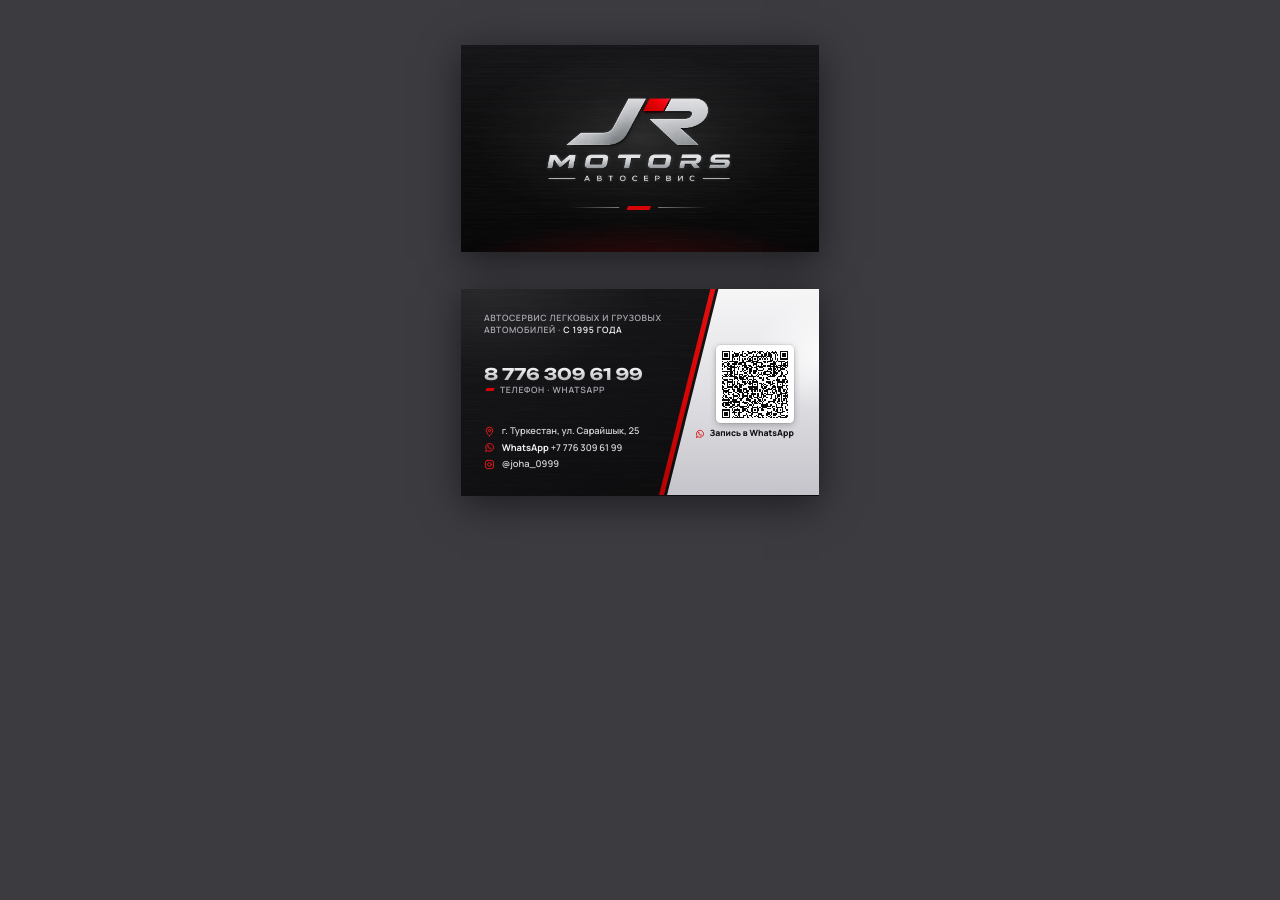
<file: print/business-card.html>
<!doctype html>
<html lang="ru">
<head>
<meta charset="utf-8">
<title>JR Motors — визитка 90×50 мм (вылет 2 мм)</title>
<!--
  Business card, 2 pages (front, back).
  Trim 90×50 mm, bleed 2 mm  → page 94×54 mm. Safe zone 4 mm inside the trim.
  @page is 1 mm larger only as a render canvas: build.sh crops every page to
  exactly 94×54 mm and writes TrimBox/BleedBox (Chrome rounds page sizes to whole points).
  Fonts are local static instances of Google Fonts Unbounded + Manrope (see print-brand.css).
-->
<link rel="stylesheet" href="print-brand.css">
<style>
  @page { size: 95mm 55mm; margin: 0; }

  :root { --sheet-w: 94mm; --sheet-h: 54mm; }

  /* ---------- FRONT ---------------------------------------------------- */
  .front { background: var(--ink); }
  .front-bg {
    background:
      radial-gradient(44mm 24mm at 50% 45%, rgba(255, 255, 255, .12), rgba(255, 255, 255, .04) 55%, rgba(255, 255, 255, 0) 100%),
      radial-gradient(70mm 18mm at 50% 108%, rgba(214, 4, 4, .22), rgba(214, 4, 4, 0) 70%),
      radial-gradient(120mm 70mm at 50% 50%, rgba(0, 0, 0, 0) 55%, rgba(0, 0, 0, .55) 100%),
      linear-gradient(180deg, #151517 0%, #0b0b0c 58%, #070708 100%);
  }
  .front-bg::after { background-size: 64mm auto; }

  /* Logo.png is 1774×887; its visible artwork spans 13.2–86.9 % × 18.5–85.5 %.
     66 mm wide → artwork ≈ 48.6 × 22.1 mm, centred at x 47 / y 25 mm. */
  .front-logo {
    position: absolute;
    left: 14mm;
    top: 7.9mm;
    width: 66mm;
    height: 33mm;
  }

  /* badge: hairline · red parallelogram · hairline */
  .front-badge {
    position: absolute;
    left: 50%;
    top: 42.4mm;
    transform: translateX(-50%);
    display: flex;
    align-items: center;
    gap: 2.2mm;
  }
  .front-badge i {
    display: block;
    width: 13mm;
    height: .18mm;
    background: linear-gradient(90deg, rgba(212, 212, 216, 0), rgba(212, 212, 216, .55));
  }
  .front-badge i:last-child { background: linear-gradient(90deg, rgba(212, 212, 216, .55), rgba(212, 212, 216, 0)); }
  .front-badge .para { --pw: 6mm; --ph: 1.15mm; }

  /* ---------- BACK ----------------------------------------------------- */
  .back { background: var(--graphite); }
  .back-bg {
    background:
      radial-gradient(60mm 34mm at 8% 0%, rgba(255, 255, 255, .07), rgba(255, 255, 255, 0) 70%),
      linear-gradient(160deg, #18181b 0%, #101012 55%, #0a0a0b 100%);
  }
  .back-bg::after { background-size: 64mm auto; opacity: .8; }

  /* silver plate: left edge follows the R's slant (-14°).
     Bottom-left corner at x 54.4 mm (y 54.6), top-left at x 68 mm. */
  .back-plate,
  .back-stripe {
    position: absolute;
    top: 0;
    bottom: calc(-1 * var(--os));
    transform-origin: 0 100%;
    transform: skewX(var(--skew));
  }
  .back-plate {
    left: 54.4mm;
    width: 54mm;
    background:
      radial-gradient(30mm 22mm at 62% 30%, rgba(255, 255, 255, .9), rgba(255, 255, 255, 0) 70%),
      linear-gradient(180deg, #f6f6f7 0%, #e1e1e5 48%, #c4c4ca 100%);
  }
  .back-stripe {
    left: 52.3mm;
    width: 1.3mm;
    background: var(--red-grad);
  }

  .back-info {
    position: absolute;
    left: 6mm;
    top: 6.35mm;
    bottom: 6.2mm;
    width: 52mm;
    display: flex;
    flex-direction: column;
    justify-content: space-between;
  }
  .back-tag {
    font: 600 6.5pt/1.32 var(--font-body);
    letter-spacing: .07em;
    text-transform: uppercase;
    color: var(--silver-3);
  }
  .back-tag em { font-style: normal; color: var(--silver); }
  /* 12 pt = 4.233 mm; Unbounded cap height .75 em → baseline at 3.18 mm */
  .back-phone text { font-size: 4.233px; }
  .back-phone-note {
    margin-top: 1.6mm;
    display: flex;
    align-items: center;
    gap: 1.6mm;
    font: 600 6.5pt/1 var(--font-body);
    letter-spacing: .08em;
    text-transform: uppercase;
    color: var(--silver-3);
  }
  .back-phone-note { padding-left: .45mm; }        /* skewed marker stays inside the safe zone */
  .back-phone-note .para { --pw: 2.2mm; --ph: .9mm; }

  .back-list {
    display: grid;
    gap: 1.55mm;
    font: 600 7pt/1.15 var(--font-body);
    color: var(--silver-2);
  }
  .back-list li { display: flex; align-items: center; gap: 1.8mm; white-space: nowrap; }
  .back-list .ico { width: 2.9mm; height: 2.9mm; color: var(--red-hot); stroke-width: 1.9; }
  .back-list b { font-weight: 700; color: var(--silver); }

  .back-qr {
    position: absolute;
    right: 6mm;
    top: 14.8mm;
    width: 20.6mm;
  }
  .back-qr .qr {
    --qr-pad: .7mm;
    box-shadow: 0 .5mm 1.6mm rgba(20, 20, 24, .28), 0 0 0 .15mm rgba(20, 20, 24, .12);
  }
  .back-qr figcaption {
    margin-top: 1.4mm;
    display: flex;
    justify-content: flex-end;
    align-items: center;
    gap: 1.2mm;
    font: 800 6.5pt/1 var(--font-body);
    color: var(--ink-text);
    white-space: nowrap;
  }
  .back-qr figcaption .ico { width: 2.6mm; height: 2.6mm; color: var(--red); stroke-width: 2; }
</style>
</head>
<body>

<!-- icon sprite ------------------------------------------------------------>
<svg class="sprite" aria-hidden="true">
  <defs>
    <linearGradient id="g-metal" x1="0" y1="0" x2="0" y2="1">
      <stop offset="0" stop-color="#ffffff"/><stop offset=".45" stop-color="#d4d4d8"/><stop offset="1" stop-color="#8a8a90"/>
    </linearGradient>
  </defs>
  <symbol id="i-wa" viewBox="0 0 24 24">
    <path d="M3.6 20.4l1.25-4.15A8.6 8.6 0 1 1 7.9 19.3z"/>
    <path d="M9.1 8.5c.35-.55.9-.55 1.2.05l.65 1.45c.13.3.08.62-.16.86l-.52.52c.62 1.2 1.48 2.06 2.68 2.68l.52-.52c.24-.24.56-.29.86-.16l1.45.65c.6.3.6.85.05 1.2-1 .6-2.25.6-3.65-.15-1.55-.85-2.7-2-3.55-3.55-.75-1.4-.75-2.65-.15-3.65z" stroke-width="1.3"/>
  </symbol>
  <symbol id="i-ig" viewBox="0 0 24 24">
    <rect x="3" y="3" width="18" height="18" rx="5"/>
    <circle cx="12" cy="12" r="4"/>
    <circle cx="17.2" cy="6.8" r=".7" fill="currentColor" stroke="none"/>
  </symbol>
  <symbol id="i-pin" viewBox="0 0 24 24">
    <path d="M12 21.6s-7.2-6.1-7.2-11.7a7.2 7.2 0 0 1 14.4 0c0 5.6-7.2 11.7-7.2 11.7z"/>
    <circle cx="12" cy="9.9" r="2.6"/>
  </symbol>
</svg>

<!-- ======================= FRONT ======================================= -->
<section class="sheet front" data-label="Визитка · лицевая" data-w="94" data-h="54" data-bleed="2" data-safe="4" data-min-pt="6.5">
  <div class="artboard">
    <div class="fill front-bg brushed" aria-hidden="true"></div>
    <img class="front-logo" src="../Logo.png" alt="JR Motors — автосервис" data-qa-visible=".132 .185 .869 .855">
    <div class="front-badge" aria-hidden="true" data-qa-box><i></i><span class="para"></span><i></i></div>
  </div>
</section>

<!-- ======================= BACK ======================================== -->
<section class="sheet back" data-label="Визитка · оборот" data-w="94" data-h="54" data-bleed="2" data-safe="4" data-min-pt="6.5">
  <div class="artboard">
    <div class="fill back-bg brushed" aria-hidden="true"></div>
    <div class="back-plate" aria-hidden="true"></div>
    <div class="back-stripe" aria-hidden="true"></div>

    <div class="back-info">
      <p class="back-tag">Автосервис легковых и&nbsp;грузовых автомобилей · <em>с&nbsp;1995&nbsp;года</em></p>

      <div class="back-call">
        <svg class="mt back-phone" viewBox="0 0 44 3.2" style="--w:44mm;--h:3.2mm" role="img" aria-label="8 776 309 61 99"><text x="0" y="3.18">8 776 309 61 99</text></svg>
        <p class="back-phone-note"><span class="para"></span>Телефон · WhatsApp</p>
      </div>

      <ul class="back-list">
        <li><svg class="ico"><use href="#i-pin"/></svg><span>г.&nbsp;Туркестан, ул.&nbsp;Сарайшык,&nbsp;25</span></li>
        <li><svg class="ico"><use href="#i-wa"/></svg><span><b>WhatsApp</b> +7&nbsp;776&nbsp;309&nbsp;61&nbsp;99</span></li>
        <li><svg class="ico"><use href="#i-ig"/></svg><span>@joha_0999</span></li>
      </ul>
    </div>

    <figure class="back-qr">
      <div class="qr" data-qa-box><img src="qr-whatsapp.svg" alt="QR-код: запись в WhatsApp"></div>
      <figcaption><svg class="ico"><use href="#i-wa"/></svg>Запись в WhatsApp</figcaption>
    </figure>
  </div>
</section>

<script src="print-tools.js"></script>
</body>
</html>
</file>
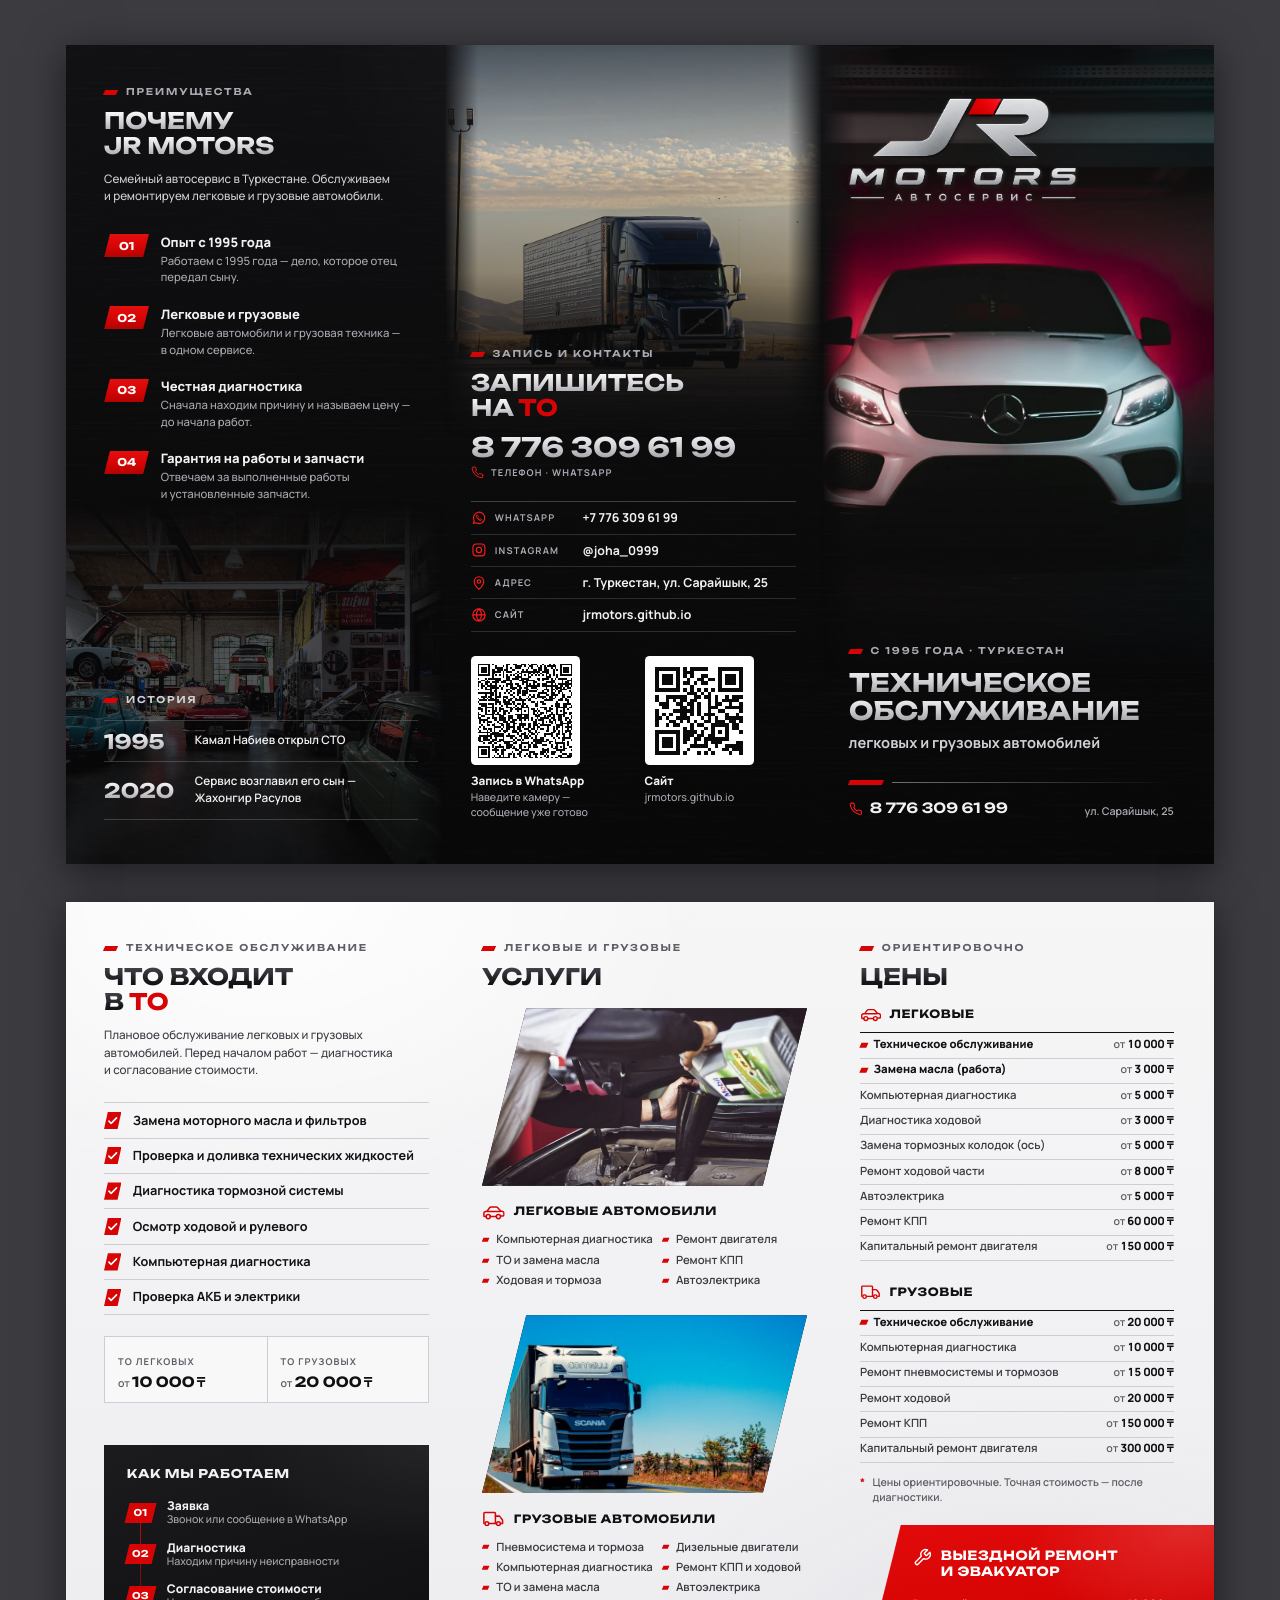
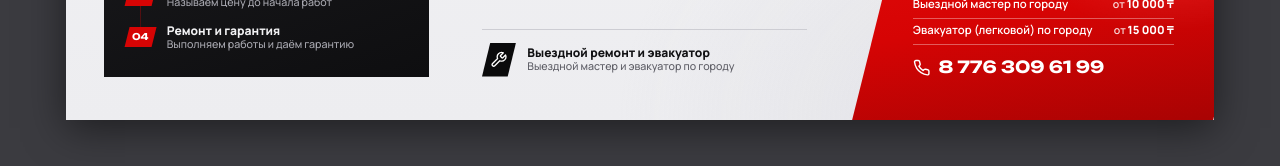
<file: print/eurobooklet.html>
<!doctype html>
<html lang="ru">
<head>
<meta charset="utf-8">
<title>JR Motors — евробуклет A4 (ТО), вылет 3 мм</title>
<!--
  Eurobooklet / roll fold (евробуклет, «улитка»), A4 landscape.
  Trim 297×210 mm, bleed 3 mm → page 303×216 mm, 2 pages.

  Page 1 OUTSIDE, left → right:  [ flap 97 ][ back 100 ][ cover 100 ]
      folds at 97 / 197 mm from the left trim  → page x 100 / 200 mm
  Page 2 INSIDE,  left → right:  [ 100 ][ 100 ][ fold-in 97 ]
      folds at 100 / 200 mm from the left trim → page x 103 / 203 mm

  Safe zone: 5 mm from trim, 4 mm each side of a fold (panel padding is 7 mm).
  @page is 1 mm larger only as a render canvas: build.sh crops to exactly
  303×216 mm and writes TrimBox/BleedBox.
  Prices: assets/js/config.js → PRICES (copied 2026-10-28; re-check before reprint).
-->
<link rel="stylesheet" href="print-brand.css">
<style>
  @page { size: 304mm 217mm; margin: 0; }
  :root { --sheet-w: 303mm; --sheet-h: 216mm; }

  /* ======================================================================
     Panels
     ====================================================================== */
  .panel {
    position: absolute;
    top: 0;
    height: 216mm;
    padding: 11mm 7mm;             /* 3 bleed + 8 top/bottom; 7 from folds */
    display: flex;
    flex-direction: column;
  }
  .panel.edge-l { padding-left: 10mm; }   /* 3 bleed + 7 */
  .panel.edge-r { padding-right: 10mm; }
  .panel > * { position: relative; }      /* content above photo layers */

  .p-flap  { left: 0;     width: 100mm; }
  .p-back  { left: 100mm; width: 100mm; }
  .p-cover { left: 200mm; width: 103mm; }
  .p-to    { left: 0;     width: 103mm; }
  .p-svc   { left: 103mm; width: 100mm; }
  .p-price { left: 203mm; width: 100mm; }

  /* photo layers: absolutely placed, never part of the flow */
  /* Outside photo layers use pre-baked RGBA PNGs (tools/bake_photos.py):
     cropped to the exact layer box, darkened for legibility, and alpha-faded to 0
     on every non-bleed edge, so they dissolve into the page with no seam.
     No CSS masks/overlays here: Chrome's PDF output drops masks on <img>, keeps
     only the outermost of nested masks, and pixel-snaps overlay edges.
     Layer boxes below MUST match SPECS in tools/bake_photos.py. */
  .layer { position: absolute !important; }
  .layer img { width: 100%; height: 100%; object-fit: fill; }

  /* ======================================================================
     Shared typography
     ====================================================================== */
  .ttl { margin-top: 3.6mm; }
  .ttl text { font-size: 6px; }                       /* 17 pt */
  .ttl .red { fill: var(--red); }

  .lead {
    margin-top: 4.4mm;
    font: 500 8.75pt/1.5 var(--font-body);
  }
  .on-dark  .eyebrow, .eyebrow.on-dark  { color: var(--silver-3); }
  .on-paper .eyebrow, .eyebrow.on-paper { color: var(--ink-text-3); }

  .label {
    font: 700 7pt/1.2 var(--font-body);
    letter-spacing: .12em;
    text-transform: uppercase;
  }

  /* ======================================================================
     OUTSIDE (dark)
     ====================================================================== */
  .out-bg {
    background:
      radial-gradient(120mm 90mm at 50% 0%, rgba(255, 255, 255, .045), rgba(255, 255, 255, 0) 70%),
      linear-gradient(180deg, #111113 0%, #0a0a0b 60%, #080809 100%);
  }
  .out-bg::after { opacity: .75; }

  /* ---------------- Flap: Почему JR Motors ------------------------------ */
  .p-flap { color: var(--silver-2); }
  .p-flap .lead { color: var(--silver-2); }

  .why { margin-top: 7.4mm; display: grid; gap: 5mm; }
  .why li {
    display: grid;
    grid-template-columns: 12mm 1fr;
    column-gap: 3mm;
    align-items: start;
  }
  .why-n {
    position: relative;
    display: grid;
    place-items: center;
    height: 6.2mm;
    margin-top: .2mm;
    font: 700 8pt/1 var(--font-display);
    color: #fff;
  }
  .why-n::before {
    content: "";
    position: absolute;
    inset: 0 .9mm;
    background: var(--red-grad);
    transform: skewX(var(--skew));
    z-index: -1;
  }
  .why-n { z-index: 0; isolation: isolate; }
  .why h3 {
    font: 800 9.75pt/1.25 var(--font-body);
    color: var(--silver);
  }
  .why p {
    margin-top: 1.1mm;
    font: 500 8.5pt/1.45 var(--font-body);
    color: var(--silver-3);
  }

  .history { margin-top: auto; }
  .history .eyebrow { color: var(--silver-2); }
  .timeline { margin-top: 3.6mm; }
  .timeline li {
    display: grid;
    grid-template-columns: 24mm 1fr;
    align-items: center;
    padding: 3.2mm 0;
    border-top: .25mm solid rgba(214, 214, 220, .22);
  }
  .timeline li:last-child { border-bottom: .25mm solid rgba(214, 214, 220, .22); }
  .timeline .yr text { font-size: 5.29px; }   /* 15 pt */
  .timeline p {
    font: 600 8.75pt/1.4 var(--font-body);
    color: var(--silver);
  }

  /* 100 × 96 mm; bleeds left + bottom; fades in at the top and towards the fold */
  .flap-photo { left: 0; width: 100mm; bottom: calc(-1 * var(--os)); height: 96mm; }

  /* ---------------- Back: contacts ------------------------------------- */
  /* 100 × 104 mm; bleeds top only; fades out at the bottom and towards both folds */
  .back-photo { left: 0; width: 100mm; top: 0; height: 104mm; }
  .back-body { margin-top: auto; }
  .back-phone { margin-top: 5.6mm; }
  .back-phone text { font-size: 7.06px; }     /* 20 pt */
  .back-phone-note {
    margin-top: 2.2mm;
    display: flex;
    align-items: center;
    gap: 2mm;
    color: var(--silver-3);
  }
  .back-phone-note .ico { width: 3.4mm; height: 3.4mm; color: var(--red-hot); }

  .contacts {
    margin-top: 6mm;
    border-top: .25mm solid var(--line-2);
  }
  .contacts li {
    display: grid;
    grid-template-columns: 4.2mm 21mm 1fr;
    column-gap: 2.2mm;
    align-items: center;
    padding: 2.05mm 0;
    border-bottom: .25mm solid var(--line);
  }
  .contacts .ico { width: 4.2mm; height: 4.2mm; color: var(--red-hot); stroke-width: 1.7; }
  .contacts .label { color: var(--silver-3); font-size: 7pt; }
  .contacts .v { font: 700 9.25pt/1.25 var(--font-body); color: var(--silver); }

  .qr-row {
    margin-top: 6.4mm;
    display: grid;
    grid-template-columns: 1fr 1fr;
    column-gap: 6mm;
  }
  .qr-fig .qr { --qr-pad: 1mm; width: 29mm; }
  .qr-fig figcaption { margin-top: 2.4mm; }
  .qr-fig .cap-t { display: block; font: 800 8.75pt/1.25 var(--font-body); color: var(--silver); }
  .qr-fig .cap-s { display: block; margin-top: .6mm; font: 500 8pt/1.35 var(--font-body); color: var(--silver-3); }

  /* ---------------- Cover --------------------------------------------- */
  /* 103.6 × 168 mm (incl. overscan); bleeds top + right; fades at the bottom and towards the fold */
  .cover-photo { left: 0; width: calc(103mm + var(--os)); top: 0; height: 168mm; }
  /* Logo.png artwork spans 13.2–86.9 % × 18.5–85.5 % of the file.
     82 mm wide → artwork 60.4 × 27.4 mm, left-aligned to the 7 mm column edge. */
  .cover-logo {
    position: absolute !important;
    left: calc(7mm - 10.8mm);
    top: calc(14mm - 7.6mm);
    width: 82mm;
    height: 41mm;
  }
  .cover-copy { margin-top: auto; }
  .cover-title { margin-top: 4.2mm; }
  .cover-title text { font-size: 6.7px; }      /* 19 pt */
  .cover-sub {
    margin-top: 3.8mm;
    font: 700 11pt/1.3 var(--font-body);
    color: var(--silver-2);
  }
  .cover-rule {
    margin-top: 7mm;
    display: flex;
    align-items: center;
    gap: 2.4mm;
  }
  .cover-rule .para { --pw: 9mm; --ph: 1.3mm; }
  .cover-rule i { flex: 1; height: .25mm; background: linear-gradient(90deg, rgba(212, 212, 216, .5), rgba(212, 212, 216, 0)); }
  .cover-foot {
    margin-top: 4.4mm;
    display: flex;
    justify-content: space-between;
    align-items: baseline;
  }
  .cover-foot .ph {
    display: flex;
    align-items: center;
    gap: 2mm;
    font: 600 10.5pt/1 var(--font-display);
    color: var(--silver);
    white-space: nowrap;
  }
  .cover-foot .ph .ico { width: 3.6mm; height: 3.6mm; color: var(--red-hot); }
  .cover-foot .ad { font: 600 8pt/1.3 var(--font-body); color: var(--silver-3); text-align: right; }

  /* ======================================================================
     INSIDE (aluminium paper)
     ====================================================================== */
  .in-bg {
    background:
      radial-gradient(160mm 110mm at 18% 0%, rgba(255, 255, 255, .9), rgba(255, 255, 255, 0) 70%),
      radial-gradient(160mm 120mm at 85% 100%, rgba(205, 205, 212, .35), rgba(205, 205, 212, 0) 70%),
      linear-gradient(180deg, #f6f6f7 0%, #ededf0 100%);
  }
  .on-paper { color: var(--ink-text-2); }
  .on-paper .lead { color: var(--ink-text-2); }

  /* ---------------- Inside 1: Что входит в ТО ------------------------- */
  .checklist { margin-top: 6mm; border-top: .25mm solid var(--paper-line); }
  .checklist li {
    display: flex;
    align-items: center;
    gap: 3mm;
    padding: 2.25mm 0;
    border-bottom: .25mm solid var(--paper-line);
    font: 700 9.5pt/1.25 var(--font-body);
    color: var(--ink-text);
  }
  .checklist .chk {
    width: 4.6mm;
    height: 4.6mm;
    padding: .7mm;
    color: #fff;
    stroke-width: 3.2;
    background: var(--red);
    clip-path: polygon(22% 0, 100% 0, 78% 100%, 0 100%);
  }

  .to-cost {
    margin-top: 5.4mm;
    display: grid;
    grid-template-columns: 1fr 1fr;
    border: .25mm solid var(--paper-line);
    background: rgba(255, 255, 255, .55);
  }
  .to-cost > div { padding: 3mm 3.4mm 3.2mm; }
  .to-cost > div + div { border-left: .25mm solid var(--paper-line); }
  .to-cost .label { color: var(--ink-text-3); font-size: 7pt; }
  .to-cost .v {
    display: block;
    margin-top: 1.6mm;
    font: 700 10.5pt/1 var(--font-display);
    color: var(--ink-text);
    white-space: nowrap;
  }
  .to-cost .v small { font: 600 8pt/1 var(--font-body); color: var(--ink-text-3); margin-right: .6mm; }

  .steps-card {
    margin-top: auto;
    padding: 6mm 6mm 6.4mm;
    background:
      radial-gradient(70mm 40mm at 100% 0%, rgba(255, 255, 255, .06), rgba(255, 255, 255, 0) 70%),
      linear-gradient(160deg, #1b1b1e 0%, #0e0e10 100%);
    color: var(--silver-2);
    overflow: hidden;
  }
  .steps-card h3 {
    font: 700 9pt/1.2 var(--font-display);
    letter-spacing: .06em;
    text-transform: uppercase;
    color: var(--silver);
  }
  .steps { margin-top: 4.4mm; display: grid; gap: 3.2mm; position: relative; }
  .steps::before {               /* rail */
    content: "";
    position: absolute;
    left: 3.6mm;
    top: 3mm;
    bottom: 3mm;
    width: .3mm;
    background: linear-gradient(180deg, var(--red), rgba(214, 4, 4, .15));
  }
  .steps li {
    display: grid;
    grid-template-columns: 7.2mm 1fr;
    column-gap: 3.4mm;
    align-items: center;
  }
  .steps .n {
    position: relative;
    display: grid;
    place-items: center;
    height: 5.4mm;
    font: 700 7pt/1 var(--font-display);
    color: #fff;
    isolation: isolate;
  }
  .steps .n::before {
    content: "";
    position: absolute;
    inset: 0;
    background: var(--red);
    transform: skewX(var(--skew));
    z-index: -1;
  }
  .steps b { display: block; font: 800 9pt/1.25 var(--font-body); color: var(--silver); }
  .steps span { display: block; font: 500 8pt/1.35 var(--font-body); color: var(--silver-3); }

  /* ---------------- Inside 2: Услуги ---------------------------------- */
  .svc { margin-top: 6mm; }
  .svc + .svc { margin-top: 7mm; }
  .svc-photo {
    height: 47mm;
    overflow: hidden;
    clip-path: polygon(11.7mm 0, 100% 0, calc(100% - 11.7mm) 100%, 0 100%);   /* 47 mm × tan 14° */
    background: var(--graphite);
  }
  .svc-photo img { width: 100%; height: 100%; object-fit: cover; }
  .svc-photo.car img   { object-position: 50% 42%; }
  .svc-photo.truck img { object-position: 50% 58%; }
  .svc-h {
    margin-top: 4mm;
    display: flex;
    align-items: center;
    gap: 2.4mm;
    font: 700 8.5pt/1.2 var(--font-display);
    letter-spacing: .06em;
    text-transform: uppercase;
    color: var(--ink-text);
  }
  .svc-h .ico { width: 6mm; height: 6mm; color: var(--red); stroke-width: 1.6; }
  .svc-list {
    margin-top: 2.6mm;
    display: grid;
    grid-template-columns: 47.5mm 1fr;
    grid-template-rows: repeat(3, auto);
    grid-auto-flow: column;
    row-gap: 1.5mm;
    font: 600 8.5pt/1.3 var(--font-body);
    color: var(--ink-text-2);
  }
  .svc-list li { display: flex; align-items: baseline; gap: 2.2mm; white-space: nowrap; }
  .svc-list li::before {
    content: "";
    flex: none;
    width: 1.6mm;
    height: 1.1mm;
    background: var(--red);
    transform: skewX(var(--skew-steep)) translateY(-.35mm);
  }

  .svc-mobile {
    margin-top: auto;
    display: grid;
    grid-template-columns: 9mm 1fr;
    column-gap: 3mm;
    align-items: center;
    padding: 3.4mm 0 0;
    border-top: .25mm solid var(--paper-line);
  }
  .svc-mobile .badge {
    display: grid;
    place-items: center;
    height: 9mm;
    background: var(--ink);
    color: #fff;
    clip-path: polygon(2.2mm 0, 100% 0, calc(100% - 2.2mm) 100%, 0 100%);
  }
  .svc-mobile .badge .ico { width: 4.6mm; height: 4.6mm; stroke-width: 1.8; }
  .svc-mobile b { display: block; font: 800 9pt/1.25 var(--font-body); color: var(--ink-text); }
  .svc-mobile span { display: block; font: 500 8pt/1.35 var(--font-body); color: var(--ink-text-3); }

  /* ---------------- Inside 3: Цены ------------------------------------ */
  .price-group { margin-top: 5mm; }
  .price-group + .price-group { margin-top: 5.6mm; }
  .price-h {
    display: flex;
    align-items: center;
    gap: 2.2mm;
    padding-bottom: 1.8mm;
    border-bottom: .5mm solid var(--ink-text);
    font: 700 8.5pt/1.2 var(--font-display);
    letter-spacing: .06em;
    text-transform: uppercase;
    color: var(--ink-text);
  }
  .price-h .ico { width: 5.6mm; height: 5.6mm; color: var(--red); stroke-width: 1.6; }
  .price { width: 100%; border-collapse: collapse; }
  .price th, .price td {
    padding: 1.25mm 0;
    border-bottom: .25mm solid var(--paper-line);
    font: 600 8.5pt/1.3 var(--font-body);
    color: var(--ink-text-2);
    text-align: left;
    vertical-align: baseline;
  }
  .price td {
    text-align: right;
    white-space: nowrap;
    font-weight: 800;
    color: var(--ink-text);
    font-variant-numeric: tabular-nums;
  }
  .price td small { font-weight: 600; color: var(--ink-text-3); font-size: 8pt; margin-right: .5mm; }
  .price tr.key th { color: var(--ink-text); font-weight: 800; }
  .price tr.key th::before {
    content: "";
    display: inline-block;
    width: 1.8mm;
    height: 1.2mm;
    margin-right: 1.8mm;
    background: var(--red);
    transform: skewX(var(--skew-steep)) translateY(-.3mm);
  }
  .price-note {
    margin-top: 3.4mm;
    display: flex;
    gap: 2mm;
    font: 600 8pt/1.4 var(--font-body);
    color: var(--ink-text-3);
  }
  .price-note::before { content: "*"; color: var(--red); font-weight: 800; }

  /* Red block. The plate is drawn by .mobile::before so it always wraps the copy:
     it bleeds off the bottom and right edges, and its left edge follows the R slant,
     anchored 5 mm right of the fold at the bottom (page x 208). */
  .mobile {
    margin-top: auto;
    margin-left: 14mm;             /* text column starts at page x 224 */
    padding-top: 6.4mm;
    color: #fff;
    isolation: isolate;
  }
  .mobile::before {
    content: "";
    position: absolute;
    z-index: -1;
    top: 0;
    bottom: calc(-11mm - var(--os));
    left: -16mm;                   /* = panel x 5 mm */
    right: calc(-10mm - var(--os));
    transform-origin: 0 100%;
    transform: skewX(var(--skew));
    background:
      radial-gradient(60mm 40mm at 80% 0%, rgba(255, 255, 255, .14), rgba(255, 255, 255, 0) 70%),
      linear-gradient(170deg, #e10a0a 0%, #d60404 45%, #a80303 100%);
  }
  .mobile h3 {
    display: flex;
    align-items: flex-start;
    gap: 2.4mm;
    font: 700 9.5pt/1.25 var(--font-display);
    letter-spacing: .04em;
    text-transform: uppercase;
  }
  .mobile h3 .ico { width: 5mm; height: 5mm; stroke-width: 1.8; margin-top: -.2mm; }
  .mobile ul { margin-top: 3.4mm; }
  .mobile li {
    display: flex;
    justify-content: space-between;
    gap: 2mm;
    padding: 1.3mm 0;
    border-bottom: .25mm solid rgba(255, 255, 255, .35);
    font: 600 8.5pt/1.3 var(--font-body);
    white-space: nowrap;
  }
  .mobile li b { font-weight: 800; }
  .mobile li small { font-weight: 600; font-size: 8pt; opacity: .85; margin-right: .5mm; }
  .mobile-call {
    margin-top: 3.8mm;
    display: flex;
    align-items: center;
    gap: 2.2mm;
    font: 700 12.5pt/1 var(--font-display);
    white-space: nowrap;
  }
  .mobile-call .ico { width: 4.6mm; height: 4.6mm; stroke-width: 2; }
</style>
</head>
<body>

<!-- sprite: gradients, icons, tenge sign ---------------------------------->
<svg class="sprite" aria-hidden="true">
  <defs>
    <linearGradient id="g-metal" x1="0" y1="0" x2="0" y2="1">
      <stop offset="0" stop-color="#ffffff"/><stop offset=".45" stop-color="#d4d4d8"/><stop offset="1" stop-color="#8a8a90"/>
    </linearGradient>
    <linearGradient id="g-steel" x1="0" y1="0" x2="0" y2="1">
      <stop offset="0" stop-color="#46464d"/><stop offset=".6" stop-color="#16161a"/><stop offset="1" stop-color="#0a0a0b"/>
    </linearGradient>
  </defs>
  <symbol id="tg" viewBox="0 0 10 12"><path d="M0 0h10v1.8H0zM0 3.5h10v1.8H5.9V12H4.1V5.3H0z"/></symbol>
  <symbol id="tg-b" viewBox="0 0 10 12"><path d="M0 0h10v2.2H0zM0 3.8h10v2.2H6.1V12H3.9V6H0z"/></symbol>
  <symbol id="i-phone" viewBox="0 0 24 24">
    <path d="M22 16.92v3a2 2 0 0 1-2.18 2 19.79 19.79 0 0 1-8.63-3.07 19.5 19.5 0 0 1-6-6 19.79 19.79 0 0 1-3.07-8.67A2 2 0 0 1 4.11 2h3a2 2 0 0 1 2 1.72 12.84 12.84 0 0 0 .7 2.81 2 2 0 0 1-.45 2.11L8.09 9.91a16 16 0 0 0 6 6l1.27-1.27a2 2 0 0 1 2.11-.45 12.84 12.84 0 0 0 2.81.7A2 2 0 0 1 22 16.92z"/>
  </symbol>
  <symbol id="i-wa" viewBox="0 0 24 24">
    <path d="M3.6 20.4l1.25-4.15A8.6 8.6 0 1 1 7.9 19.3z"/>
    <path d="M9.1 8.5c.35-.55.9-.55 1.2.05l.65 1.45c.13.3.08.62-.16.86l-.52.52c.62 1.2 1.48 2.06 2.68 2.68l.52-.52c.24-.24.56-.29.86-.16l1.45.65c.6.3.6.85.05 1.2-1 .6-2.25.6-3.65-.15-1.55-.85-2.7-2-3.55-3.55-.75-1.4-.75-2.65-.15-3.65z" stroke-width="1.3"/>
  </symbol>
  <symbol id="i-ig" viewBox="0 0 24 24">
    <rect x="3" y="3" width="18" height="18" rx="5"/>
    <circle cx="12" cy="12" r="4"/>
    <circle cx="17.2" cy="6.8" r=".7" fill="currentColor" stroke="none"/>
  </symbol>
  <symbol id="i-pin" viewBox="0 0 24 24">
    <path d="M12 21.6s-7.2-6.1-7.2-11.7a7.2 7.2 0 0 1 14.4 0c0 5.6-7.2 11.7-7.2 11.7z"/>
    <circle cx="12" cy="9.9" r="2.6"/>
  </symbol>
  <symbol id="i-globe" viewBox="0 0 24 24">
    <circle cx="12" cy="12" r="9.2"/>
    <path d="M2.8 12h18.4M12 2.8c2.5 2.6 3.8 5.7 3.8 9.2s-1.3 6.6-3.8 9.2c-2.5-2.6-3.8-5.7-3.8-9.2S9.5 5.4 12 2.8z"/>
  </symbol>
  <symbol id="i-check" viewBox="0 0 24 24"><path d="M4.5 12.8l4.4 4.4L19.6 6.5"/></symbol>
  <symbol id="i-car" viewBox="0 0 24 24">
    <path d="M4.4 16.5H2.9a.9.9 0 0 1-.9-.9v-2.7c0-.8.5-1.4 1.2-1.6l2.4-.7 2.4-3.4a2 2 0 0 1 1.6-.8h5.6c.6 0 1.1.3 1.5.7l3 3.4 2.2.5c.8.2 1.3.9 1.3 1.7v2.2a.9.9 0 0 1-.9.9h-1.7"/>
    <path d="M8.8 16.5h6.4M5.4 11.1h14"/>
    <circle cx="6.6" cy="16.5" r="2.2"/>
    <circle cx="17.4" cy="16.5" r="2.2"/>
  </symbol>
  <symbol id="i-truck" viewBox="0 0 24 24">
    <path d="M2 16.3V5.6c0-.5.4-.9.9-.9h10.4c.5 0 .9.4.9.9v10.7"/>
    <path d="M14.2 8.6h3.9c.4 0 .7.2.9.5l2.6 3.6c.1.2.2.4.2.6v3h-1.6M7.4 16.3h7.8"/>
    <circle cx="5.2" cy="16.6" r="2"/>
    <circle cx="17.4" cy="16.6" r="2"/>
  </symbol>
  <symbol id="i-tool" viewBox="0 0 24 24">
    <path d="M14.7 6.3a1 1 0 0 0 0 1.4l1.6 1.6a1 1 0 0 0 1.4 0l3.77-3.77a6 6 0 0 1-7.94 7.94l-6.91 6.91a2.12 2.12 0 0 1-3-3l6.91-6.91a6 6 0 0 1 7.94-7.94l-3.76 3.76z"/>
  </symbol>
</svg>

<!-- ======================================================================
     PAGE 1 — OUTSIDE   [ flap 97 | back 100 | cover 100 ]
     ====================================================================== -->
<section class="sheet" data-label="Евробуклет · внешняя сторона" data-w="303" data-h="216" data-bleed="3" data-safe="5" data-folds="100,200" data-fold-safe="4" data-min-pt="7">
  <div class="artboard">
    <div class="fill out-bg brushed" aria-hidden="true"></div>

    <!-- ---------- FLAP (folds inside): Почему JR Motors ---------- -->
    <article class="panel p-flap edge-l on-dark" data-qa-fit>
      <div class="layer flap-photo" aria-hidden="true"><img src="img/bk-flap.png" alt=""></div>

      <p class="eyebrow">Преимущества</p>
      <h2 class="ttl">
        <svg class="mt" viewBox="0 0 83 11.2" style="--w:83mm;--h:11.2mm" role="img" aria-label="Почему JR Motors">
          <text x="0" y="4.5">ПОЧЕМУ</text><text x="0" y="11.1">JR MOTORS</text>
        </svg>
      </h2>
      <p class="lead">Семейный автосервис в&nbsp;Туркестане. Обслуживаем и&nbsp;ремонтируем легковые и&nbsp;грузовые автомобили.</p>

      <ol class="why">
        <li><span class="why-n">01</span><div><h3>Опыт с&nbsp;1995 года</h3><p>Работаем с&nbsp;1995 года — дело, которое отец передал сыну.</p></div></li>
        <li><span class="why-n">02</span><div><h3>Легковые и&nbsp;грузовые</h3><p>Легковые автомобили и&nbsp;грузовая техника — в&nbsp;одном сервисе.</p></div></li>
        <li><span class="why-n">03</span><div><h3>Честная диагностика</h3><p>Сначала находим причину и&nbsp;называем цену — до&nbsp;начала работ.</p></div></li>
        <li><span class="why-n">04</span><div><h3>Гарантия на&nbsp;работы и&nbsp;запчасти</h3><p>Отвечаем за&nbsp;выполненные работы и&nbsp;установленные запчасти.</p></div></li>
      </ol>

      <section class="history">
        <p class="eyebrow">История</p>
        <ol class="timeline">
          <li>
            <svg class="mt yr" viewBox="0 0 22 4" style="--w:22mm;--h:4mm" role="img" aria-label="1995"><text x="0" y="3.97">1995</text></svg>
            <p>Камал Набиев открыл&nbsp;СТО</p>
          </li>
          <li>
            <svg class="mt yr" viewBox="0 0 22 4" style="--w:22mm;--h:4mm" role="img" aria-label="2020"><text x="0" y="3.97">2020</text></svg>
            <p>Сервис возглавил его сын —<br>Жахонгир Расулов</p>
          </li>
        </ol>
      </section>
    </article>

    <!-- ---------- BACK: contacts ---------- -->
    <article class="panel p-back on-dark" data-qa-fit>
      <div class="layer back-photo" aria-hidden="true"><img src="img/bk-back.png" alt=""></div>

      <div class="back-body">
        <p class="eyebrow">Запись и контакты</p>
        <h2 class="ttl">
          <svg class="mt" viewBox="0 0 86 11.2" style="--w:86mm;--h:11.2mm" role="img" aria-label="Запишитесь на ТО">
            <text x="0" y="4.5">ЗАПИШИТЕСЬ</text><text x="0" y="11.1">НА <tspan class="red">ТО</tspan></text>
          </svg>
        </h2>

        <svg class="mt back-phone" viewBox="0 0 86 5.3" style="--w:86mm;--h:5.3mm" role="img" aria-label="8 776 309 61 99"><text x="0" y="5.3">8 776 309 61 99</text></svg>
        <p class="back-phone-note label"><svg class="ico"><use href="#i-phone"/></svg>Телефон · WhatsApp</p>

        <ul class="contacts">
          <li><svg class="ico"><use href="#i-wa"/></svg><span class="label">WhatsApp</span><span class="v">+7&nbsp;776&nbsp;309&nbsp;61&nbsp;99</span></li>
          <li><svg class="ico"><use href="#i-ig"/></svg><span class="label">Instagram</span><span class="v">@joha_0999</span></li>
          <li><svg class="ico"><use href="#i-pin"/></svg><span class="label">Адрес</span><span class="v">г.&nbsp;Туркестан, ул.&nbsp;Сарайшык,&nbsp;25</span></li>
          <li><svg class="ico"><use href="#i-globe"/></svg><span class="label">Сайт</span><span class="v">jrmotors.github.io</span></li>
        </ul>

        <div class="qr-row">
          <figure class="qr-fig">
            <div class="qr" data-qa-box><img src="qr-whatsapp.svg" alt="QR-код: запись в WhatsApp"></div>
            <figcaption><span class="cap-t">Запись в&nbsp;WhatsApp</span><span class="cap-s">Наведите камеру — сообщение уже готово</span></figcaption>
          </figure>
          <figure class="qr-fig">
            <div class="qr" data-qa-box><img src="qr-site.svg" alt="QR-код: сайт jrmotors.github.io"></div>
            <figcaption><span class="cap-t">Сайт</span><span class="cap-s">jrmotors.github.io</span></figcaption>
          </figure>
        </div>
      </div>
    </article>

    <!-- ---------- COVER ---------- -->
    <article class="panel p-cover edge-r on-dark" data-qa-fit>
      <div class="layer cover-photo" aria-hidden="true"><img src="img/bk-cover.png" alt=""></div>
      <img class="cover-logo" src="../Logo.png" alt="JR Motors — автосервис" data-qa-visible=".132 .185 .869 .855">

      <div class="cover-copy">
        <p class="eyebrow">С 1995 года · Туркестан</p>
        <h1 class="cover-title">
          <svg class="mt" viewBox="0 0 86 12.4" style="--w:86mm;--h:12.4mm" role="img" aria-label="Техническое обслуживание">
            <text x="0" y="5.03">ТЕХНИЧЕСКОЕ</text><text x="0" y="12.4">ОБСЛУЖИВАНИЕ</text>
          </svg>
        </h1>
        <p class="cover-sub">легковых и&nbsp;грузовых автомобилей</p>
        <div class="cover-rule" aria-hidden="true"><span class="para"></span><i></i></div>
        <div class="cover-foot">
          <span class="ph"><svg class="ico"><use href="#i-phone"/></svg>8&nbsp;776&nbsp;309&nbsp;61&nbsp;99</span>
          <span class="ad">ул.&nbsp;Сарайшык,&nbsp;25</span>
        </div>
      </div>
    </article>
  </div>
</section>

<!-- ======================================================================
     PAGE 2 — INSIDE   [ 100 | 100 | fold-in 97 ]
     ====================================================================== -->
<section class="sheet" data-label="Евробуклет · внутренняя сторона" data-w="303" data-h="216" data-bleed="3" data-safe="5" data-folds="103,203" data-fold-safe="4" data-min-pt="7">
  <div class="artboard">
    <div class="fill in-bg" aria-hidden="true"></div>

    <!-- ---------- INSIDE 1: Что входит в ТО ---------- -->
    <article class="panel p-to edge-l on-paper" data-qa-fit>
      <p class="eyebrow">Техническое обслуживание</p>
      <h2 class="ttl">
        <svg class="mt on-paper" viewBox="0 0 86 11.2" style="--w:86mm;--h:11.2mm" role="img" aria-label="Что входит в ТО">
          <text x="0" y="4.5">ЧТО ВХОДИТ</text><text x="0" y="11.1">В <tspan class="red">ТО</tspan></text>
        </svg>
      </h2>
      <p class="lead">Плановое обслуживание легковых и&nbsp;грузовых автомобилей. Перед началом работ — диагностика и&nbsp;согласование стоимости.</p>

      <ul class="checklist">
        <li><svg class="ico chk"><use href="#i-check"/></svg>Замена моторного масла и&nbsp;фильтров</li>
        <li><svg class="ico chk"><use href="#i-check"/></svg>Проверка и&nbsp;доливка технических жидкостей</li>
        <li><svg class="ico chk"><use href="#i-check"/></svg>Диагностика тормозной системы</li>
        <li><svg class="ico chk"><use href="#i-check"/></svg>Осмотр ходовой и&nbsp;рулевого</li>
        <li><svg class="ico chk"><use href="#i-check"/></svg>Компьютерная диагностика</li>
        <li><svg class="ico chk"><use href="#i-check"/></svg>Проверка АКБ и&nbsp;электрики</li>
      </ul>

      <div class="to-cost">
        <div><span class="label">ТО легковых</span><span class="v"><small>от</small>10&nbsp;000<svg class="tg"><use href="#tg-b"/></svg></span></div>
        <div><span class="label">ТО грузовых</span><span class="v"><small>от</small>20&nbsp;000<svg class="tg"><use href="#tg-b"/></svg></span></div>
      </div>

      <section class="steps-card">
        <h3>Как мы работаем</h3>
        <ol class="steps">
          <li><span class="n">01</span><div><b>Заявка</b><span>Звонок или сообщение в&nbsp;WhatsApp</span></div></li>
          <li><span class="n">02</span><div><b>Диагностика</b><span>Находим причину неисправности</span></div></li>
          <li><span class="n">03</span><div><b>Согласование стоимости</b><span>Называем цену до&nbsp;начала работ</span></div></li>
          <li><span class="n">04</span><div><b>Ремонт и&nbsp;гарантия</b><span>Выполняем работы и&nbsp;даём гарантию</span></div></li>
        </ol>
      </section>
    </article>

    <!-- ---------- INSIDE 2: Услуги ---------- -->
    <article class="panel p-svc on-paper" data-qa-fit>
      <p class="eyebrow">Легковые и грузовые</p>
      <h2 class="ttl">
        <svg class="mt on-paper" viewBox="0 0 86 4.6" style="--w:86mm;--h:4.6mm" role="img" aria-label="Услуги"><text x="0" y="4.5">УСЛУГИ</text></svg>
      </h2>

      <section class="svc">
        <figure class="svc-photo car"><img src="../assets/img/svc-maintenance.webp" alt=""></figure>
        <h3 class="svc-h"><svg class="ico"><use href="#i-car"/></svg>Легковые автомобили</h3>
        <ul class="svc-list">
          <li>Компьютерная диагностика</li>
          <li>ТО и&nbsp;замена масла</li>
          <li>Ходовая и&nbsp;тормоза</li>
          <li>Ремонт двигателя</li>
          <li>Ремонт КПП</li>
          <li>Автоэлектрика</li>
        </ul>
      </section>

      <section class="svc">
        <figure class="svc-photo truck"><img src="../assets/img/truck-main.webp" alt=""></figure>
        <h3 class="svc-h"><svg class="ico"><use href="#i-truck"/></svg>Грузовые автомобили</h3>
        <ul class="svc-list">
          <li>Пневмосистема и&nbsp;тормоза</li>
          <li>Компьютерная диагностика</li>
          <li>ТО и&nbsp;замена масла</li>
          <li>Дизельные двигатели</li>
          <li>Ремонт КПП и&nbsp;ходовой</li>
          <li>Автоэлектрика</li>
        </ul>
      </section>

      <div class="svc-mobile">
        <span class="badge"><svg class="ico"><use href="#i-tool"/></svg></span>
        <div><b>Выездной ремонт и&nbsp;эвакуатор</b><span>Выездной мастер и&nbsp;эвакуатор по&nbsp;городу</span></div>
      </div>
    </article>

    <!-- ---------- INSIDE 3 (fold-in, 97 mm): Цены ---------- -->
    <article class="panel p-price edge-r on-paper" data-qa-fit>

      <p class="eyebrow">Ориентировочно</p>
      <h2 class="ttl">
        <svg class="mt on-paper" viewBox="0 0 83 4.6" style="--w:83mm;--h:4.6mm" role="img" aria-label="Цены"><text x="0" y="4.5">ЦЕНЫ</text></svg>
      </h2>

      <section class="price-group">
        <h3 class="price-h"><svg class="ico"><use href="#i-car"/></svg>Легковые</h3>
        <table class="price">
          <tr class="key"><th>Техническое обслуживание</th><td><small>от</small>10&nbsp;000<svg class="tg"><use href="#tg-b"/></svg></td></tr>
          <tr class="key"><th>Замена масла (работа)</th><td><small>от</small>3&nbsp;000<svg class="tg"><use href="#tg-b"/></svg></td></tr>
          <tr><th>Компьютерная диагностика</th><td><small>от</small>5&nbsp;000<svg class="tg"><use href="#tg-b"/></svg></td></tr>
          <tr><th>Диагностика ходовой</th><td><small>от</small>3&nbsp;000<svg class="tg"><use href="#tg-b"/></svg></td></tr>
          <tr><th>Замена тормозных колодок (ось)</th><td><small>от</small>5&nbsp;000<svg class="tg"><use href="#tg-b"/></svg></td></tr>
          <tr><th>Ремонт ходовой части</th><td><small>от</small>8&nbsp;000<svg class="tg"><use href="#tg-b"/></svg></td></tr>
          <tr><th>Автоэлектрика</th><td><small>от</small>5&nbsp;000<svg class="tg"><use href="#tg-b"/></svg></td></tr>
          <tr><th>Ремонт КПП</th><td><small>от</small>60&nbsp;000<svg class="tg"><use href="#tg-b"/></svg></td></tr>
          <tr><th>Капитальный ремонт двигателя</th><td><small>от</small>150&nbsp;000<svg class="tg"><use href="#tg-b"/></svg></td></tr>
        </table>
      </section>

      <section class="price-group">
        <h3 class="price-h"><svg class="ico"><use href="#i-truck"/></svg>Грузовые</h3>
        <table class="price">
          <tr class="key"><th>Техническое обслуживание</th><td><small>от</small>20&nbsp;000<svg class="tg"><use href="#tg-b"/></svg></td></tr>
          <tr><th>Компьютерная диагностика</th><td><small>от</small>10&nbsp;000<svg class="tg"><use href="#tg-b"/></svg></td></tr>
          <tr><th>Ремонт пневмосистемы и&nbsp;тормозов</th><td><small>от</small>15&nbsp;000<svg class="tg"><use href="#tg-b"/></svg></td></tr>
          <tr><th>Ремонт ходовой</th><td><small>от</small>20&nbsp;000<svg class="tg"><use href="#tg-b"/></svg></td></tr>
          <tr><th>Ремонт КПП</th><td><small>от</small>150&nbsp;000<svg class="tg"><use href="#tg-b"/></svg></td></tr>
          <tr><th>Капитальный ремонт двигателя</th><td><small>от</small>300&nbsp;000<svg class="tg"><use href="#tg-b"/></svg></td></tr>
        </table>
      </section>

      <p class="price-note">Цены ориентировочные. Точная стоимость — после диагностики.</p>

      <section class="mobile">
        <h3><svg class="ico"><use href="#i-tool"/></svg><span>Выездной ремонт<br>и&nbsp;эвакуатор</span></h3>
        <ul>
          <li><span>Выездной мастер по&nbsp;городу</span><b><small>от</small>10&nbsp;000<svg class="tg"><use href="#tg-b"/></svg></b></li>
          <li><span>Эвакуатор (легковой) по&nbsp;городу</span><b><small>от</small>15&nbsp;000<svg class="tg"><use href="#tg-b"/></svg></b></li>
        </ul>
        <p class="mobile-call"><svg class="ico"><use href="#i-phone"/></svg>8&nbsp;776&nbsp;309&nbsp;61&nbsp;99</p>
      </section>
    </article>
  </div>
</section>

<script src="print-tools.js"></script>
</body>
</html>
</file>
<file: assets/css/style.css>
/* ==========================================================================
   JR Motors — premium auto-service landing
   --------------------------------------------------------------------------
   Visual language derived from the logo:
   graphite black + brushed silver + the slanted red parallelogram of the "R".
   The parallelogram (skewX(var(--skew))) is the signature motif: buttons,
   tab indicator, eyebrow ticks, list bullets, timeline markers.

   Contents
   00. Tokens
   01. Reset & base
   02. Typography & shared primitives
   03. Layout
   04. Buttons
   05. Header, nav, language switch, burger
   06. Mobile menu
   07. Hero
   08. Cards (brushed metal)
   09. Advantages
   10. Tabs
   11. Services
   12. Mobile repair / tow banner
   13. Prices
   14. History & timeline
   15. Process
   16. Gallery
   17. Contacts, map, final CTA
   18. Footer
   19. Floating WhatsApp button
   20. Motion: entrance & reveal
   21. Reduced motion
   ========================================================================== */


/* ==========================================================================
   00. Tokens
   ========================================================================== */
:root {
  /* Surfaces */
  --bg: #0a0a0b;
  --bg-deep: #070708;
  --surface: #121214;
  --surface-2: #1a1a1d;
  --line: #26262a;
  --line-2: #36363c;

  /* Text */
  --text: #ececee;
  --text-2: #c9c9ce;
  --muted: #9a9aa2;
  --dim: #6c6c74;           /* decorative only (numbers, separators) */

  /* Brand red */
  --red: #d60404;
  --red-hot: #ff1a1a;       /* glow / accents */
  --red-text: #ff4a4a;      /* red used for small text: 5.5:1 on --bg */
  --red-deep: #9e0202;
  --red-grad: linear-gradient(180deg, #ea1414 0%, var(--red) 55%, #b00303 100%);

  /* Brushed metal */
  --metal: linear-gradient(180deg, #ffffff 0%, #d4d4d8 45%, #8a8a90 100%);
  --metal-red: linear-gradient(180deg, #ff6a6a 0%, #ff1a1a 42%, #b80000 100%);

  /* Type */
  --font-display: "Unbounded", "Arial Black", "Helvetica Neue", sans-serif;
  --font-body: "Manrope", "Segoe UI", "Helvetica Neue", sans-serif;

  /* Geometry */
  --container: 1240px;
  --gutter: 16px;
  --header-h: 64px;
  --section-y: clamp(80px, 11vw, 150px);
  --skew: -14deg;           /* buttons, indicators */
  --skew-steep: -24deg;     /* small ticks — matches the logo's "R" block */

  /* Motion */
  --ease-out: cubic-bezier(.16, 1, .3, 1);
  --ease-in-out: cubic-bezier(.65, 0, .35, 1);

  /* Assets */
  --noise: url("data:image/svg+xml,%3Csvg xmlns='http://www.w3.org/2000/svg' width='180' height='180'%3E%3Cfilter id='n'%3E%3CfeTurbulence type='fractalNoise' baseFrequency='.8' numOctaves='3' stitchTiles='stitch'/%3E%3CfeColorMatrix values='0 0 0 0 1 0 0 0 0 1 0 0 0 0 1 0 0 0 .55 0'/%3E%3C/filter%3E%3Crect width='100%25' height='100%25' filter='url(%23n)'/%3E%3C/svg%3E");
  --tick-line: url("data:image/svg+xml,%3Csvg xmlns='http://www.w3.org/2000/svg' width='48' height='12' viewBox='0 0 48 12'%3E%3Cpath d='M5 0h6L7 12H1z' fill='%23d60404'/%3E%3Crect x='17' y='6' width='31' height='1' fill='%234a4a52'/%3E%3C/svg%3E");
}

@media (min-width: 640px) {
  :root { --gutter: 24px; }
}

@media (min-width: 960px) {
  :root { --gutter: 32px; --header-h: 80px; }
}


/* ==========================================================================
   01. Reset & base
   ========================================================================== */
*,
*::before,
*::after {
  box-sizing: border-box;
}

html {
  color-scheme: dark;
  -webkit-text-size-adjust: 100%;
  text-size-adjust: 100%;
  scroll-behavior: smooth;
  scroll-padding-top: var(--header-h);
}

html.is-locked {
  overflow: hidden;
}

body {
  margin: 0;
  min-height: 100vh;
  background: var(--bg);
  color: var(--text);
  font-family: var(--font-body);
  font-size: 1rem;
  line-height: 1.6;
  font-weight: 400;
  -webkit-font-smoothing: antialiased;
  -moz-osx-font-smoothing: grayscale;
  text-rendering: optimizeLegibility;
  overflow-x: clip;
}

/* Film grain over everything — static, GPU-cheap */
body::after {
  content: "";
  position: fixed;
  inset: 0;
  z-index: 300;
  pointer-events: none;
  background-image: var(--noise);
  opacity: .05;
}

img,
svg,
iframe {
  display: block;
  max-width: 100%;
}

img {
  height: auto;
}

a {
  color: inherit;
}

button {
  font: inherit;
  color: inherit;
}

h1, h2, h3, p, ul, ol, figure, blockquote {
  margin: 0;
}

::selection {
  background: var(--red);
  color: #fff;
}

:focus-visible {
  outline: 2px solid var(--red-hot);
  outline-offset: 3px;
}

[tabindex="-1"]:focus:not(:focus-visible) {
  outline: none;
}

.sprite {
  position: absolute;
  width: 0;
  height: 0;
  overflow: hidden;
}

.icon {
  width: 1.25em;
  height: 1.25em;
  flex: none;
}

.sr-only {
  position: absolute;
  width: 1px;
  height: 1px;
  padding: 0;
  margin: -1px;
  overflow: hidden;
  clip: rect(0 0 0 0);
  clip-path: inset(50%);
  white-space: nowrap;
  border: 0;
}

.skip-link {
  position: fixed;
  top: 12px;
  left: 16px;
  z-index: 400;
  padding: 12px 18px;
  background: var(--red);
  color: #fff;
  font-weight: 700;
  text-decoration: none;
  transform: translateY(-160%);
  transition: transform .3s var(--ease-out);
}

.skip-link:focus {
  transform: none;
}


/* ==========================================================================
   02. Typography & shared primitives
   ========================================================================== */

/* "— АВТОСЕРВИС —" style label: red tick + hairline, spaced caps */
.eyebrow {
  display: inline-flex;
  align-items: center;
  gap: 14px;
  margin-bottom: 22px;
  color: var(--muted);
  font-family: var(--font-body);
  font-size: .72rem;
  font-weight: 700;
  line-height: 1.4;
  letter-spacing: .26em;
  text-transform: uppercase;
}

.eyebrow::before {
  content: "";
  flex: none;
  width: 48px;
  height: 12px;
  background: var(--tick-line) no-repeat left center / 48px 12px;
}

.eyebrow--both::after {
  content: "";
  flex: none;
  width: 32px;
  height: 1px;
  margin-left: -.26em; /* compensate trailing letter-spacing */
  background: #4a4a52;
}

@media (min-width: 640px) {
  .eyebrow { letter-spacing: .35em; }
  .eyebrow--both::after { margin-left: -.35em; }
}

/* Brushed-metal text. Gradient repeats per line (size = line-height). */
.metal {
  --lh: 1.1;
  color: #dcdce0;
}

@supports ((-webkit-background-clip: text) or (background-clip: text)) {
  .metal {
    background-image: var(--metal);
    background-size: 100% calc(var(--lh) * 1em);
    background-repeat: repeat-y;
    -webkit-background-clip: text;
    background-clip: text;
    -webkit-text-fill-color: transparent;
  }
}

.h2 {
  --lh: 1.1;
  margin-bottom: 22px;
  font-family: var(--font-display);
  font-size: clamp(1.55rem, 1.05rem + 2.4vw, 3rem);
  font-weight: 700;
  line-height: var(--lh);
  letter-spacing: .015em;
  text-transform: uppercase;
  overflow-wrap: break-word;
}

.lead {
  max-width: 54ch;
  color: var(--muted);
  font-size: clamp(1rem, .95rem + .25vw, 1.125rem);
  line-height: 1.65;
}


/* ==========================================================================
   03. Layout
   ========================================================================== */
.container {
  width: 100%;
  max-width: calc(var(--container) + var(--gutter) * 2);
  margin-inline: auto;
  padding-inline: var(--gutter);
}

.section {
  position: relative;
  padding-block: var(--section-y);
}

/* thin hairline between sections, fading at the edges */
.section + .section::before {
  content: "";
  position: absolute;
  top: 0;
  left: 50%;
  width: min(var(--container), calc(100% - var(--gutter) * 2));
  height: 1px;
  transform: translateX(-50%);
  background: linear-gradient(90deg, transparent, var(--line) 20%, var(--line) 80%, transparent);
}

.section-head {
  max-width: 780px;
  margin-bottom: clamp(40px, 6vw, 72px);
}

.section-head--split {
  display: grid;
  grid-template-columns: minmax(0, 1fr);
  gap: 24px;
  max-width: none;
}

.section-head__aside {
  display: grid;
  gap: 28px;
  justify-items: start;
}

@media (min-width: 960px) {
  .section-head--split {
    grid-template-columns: minmax(0, 1fr) minmax(0, 1fr);
    align-items: end;
    gap: 64px;
  }

  .section-head--split .h2 {
    margin-bottom: 0;
  }
}


/* ==========================================================================
   04. Buttons — slanted parallelograms (shape lives in ::before)
   ========================================================================== */
.btn {
  position: relative;
  isolation: isolate;
  display: inline-flex;
  align-items: center;
  justify-content: center;
  gap: 12px;
  min-height: 52px;
  padding: 0 30px;
  border: 0;
  background: none;
  color: #fff;
  font-family: var(--font-body);
  font-size: .8125rem;
  font-weight: 700;
  line-height: 1.2;
  letter-spacing: .14em;
  text-align: center;
  text-transform: uppercase;
  text-decoration: none;
  cursor: pointer;
  -webkit-tap-highlight-color: transparent;
  transition: transform .35s var(--ease-out), color .3s;
}

.btn .icon {
  width: 18px;
  height: 18px;
}

.btn::before,
.btn::after {
  content: "";
  position: absolute;
  inset: 0;
  z-index: -1;
  transform: skewX(var(--skew));
}

.btn::after {
  opacity: 0;
  background: linear-gradient(105deg, transparent 35%, rgba(255, 255, 255, .28) 50%, transparent 65%) no-repeat;
  background-size: 250% 100%;
  background-position: 130% 0;
  transition: background-position .9s var(--ease-out), opacity .3s;
}

.btn:hover::after {
  opacity: 1;
  background-position: -30% 0;
}

.btn:active {
  transform: translateY(1px);
}

.btn:focus-visible {
  outline: none;
}

.btn:focus-visible::before {
  outline: 2px solid var(--red-hot);
  outline-offset: 4px;
}

.btn--primary::before {
  background: var(--red-grad);
  box-shadow:
    inset 0 1px 0 rgba(255, 255, 255, .28),
    0 14px 34px -14px rgba(214, 4, 4, .85);
  transition: box-shadow .4s var(--ease-out), filter .3s;
}

.btn--primary:hover::before {
  filter: brightness(1.12);
  box-shadow:
    inset 0 1px 0 rgba(255, 255, 255, .35),
    0 18px 44px -12px rgba(255, 26, 26, .9);
}

.btn--ghost::before {
  border: 1px solid rgba(255, 255, 255, .34);
  background: rgba(10, 10, 11, .35);
  -webkit-backdrop-filter: blur(6px);
  backdrop-filter: blur(6px);
  transition: border-color .3s, background-color .3s;
}

.btn--ghost:hover::before {
  border-color: #fff;
  background: rgba(255, 255, 255, .08);
}


/* ==========================================================================
   05. Header, nav, language switch, burger
   ========================================================================== */
.header {
  position: fixed;
  inset: 0 0 auto;
  z-index: 100;
  height: var(--header-h);
  border-bottom: 1px solid transparent;
  transition: background-color .45s var(--ease-out), border-color .45s, -webkit-backdrop-filter .45s, backdrop-filter .45s;
}

/* soft top shade for legibility over the hero photo */
.header::before {
  content: "";
  position: absolute;
  inset: 0 0 -40px;
  z-index: -1;
  pointer-events: none;
  background: linear-gradient(180deg, rgba(10, 10, 11, .75), rgba(10, 10, 11, 0));
  transition: opacity .45s;
}

.header.is-scrolled,
.header.is-menu-open {
  border-bottom-color: rgba(255, 255, 255, .06);
  background: rgba(10, 10, 11, .8);
  -webkit-backdrop-filter: saturate(140%) blur(16px);
  backdrop-filter: saturate(140%) blur(16px);
}

.header.is-scrolled::before,
.header.is-menu-open::before {
  opacity: 0;
}

.header__bar {
  display: flex;
  align-items: center;
  gap: 10px;
  height: 100%;
}

.brand {
  display: inline-flex;
  align-items: center;
  gap: 12px;
  margin-right: auto;
  color: #fff;
  text-decoration: none;
}

.brand__mark {
  width: auto;
  height: 28px;
  filter: drop-shadow(0 2px 6px rgba(0, 0, 0, .6));
}

.brand__word {
  display: none;
  padding-top: 2px;
  color: #d8d8dc;
  font-family: var(--font-display);
  font-size: .72rem;
  font-weight: 600;
  letter-spacing: .34em;
}

@media (min-width: 480px) {
  .brand__word { display: inline; }
}

/* Desktop nav */
.nav {
  display: none;
}

.nav__list {
  display: flex;
  gap: clamp(22px, 2.8vw, 44px);
  padding: 0;
  list-style: none;
}

.nav__link {
  position: relative;
  display: inline-block;
  padding: 10px 0;
  color: var(--muted);
  font-size: .76rem;
  font-weight: 700;
  letter-spacing: .2em;
  text-transform: uppercase;
  text-decoration: none;
  transition: color .3s;
}

.nav__link::after {
  content: "";
  position: absolute;
  left: 0;
  right: 0;
  bottom: 2px;
  height: 2px;
  background: var(--red);
  transform: scaleX(0) skewX(var(--skew));
  transform-origin: left;
  transition: transform .45s var(--ease-out);
}

.nav__link:hover,
.nav__link.is-active {
  color: #fff;
}

.nav__link:hover::after,
.nav__link.is-active::after {
  transform: scaleX(1) skewX(var(--skew));
}

.header__tools {
  display: flex;
  align-items: center;
  gap: 8px;
}

/* Language switch */
.lang {
  display: inline-flex;
  padding: 3px 6px;
  border: 1px solid var(--line-2);
}

.lang__btn {
  position: relative;
  z-index: 0;
  min-width: 32px;
  height: 30px;
  padding: 0 6px;
  border: 0;
  background: none;
  color: var(--muted);
  font-size: .7rem;
  font-weight: 700;
  letter-spacing: .12em;
  cursor: pointer;
  transition: color .3s;
}

.lang__btn::before {
  content: "";
  position: absolute;
  inset: 0;
  z-index: -1;
  background: var(--red-grad);
  transform: skewX(var(--skew)) scaleX(0);
  transition: transform .4s var(--ease-out);
}

.lang__btn:hover {
  color: #fff;
}

.lang__btn[aria-pressed="true"] {
  color: #fff;
}

.lang__btn[aria-pressed="true"]::before {
  transform: skewX(var(--skew)) scaleX(1);
}

/* Phone button */
.header__phone {
  display: inline-flex;
  align-items: center;
  justify-content: center;
  gap: 10px;
  width: 40px;
  height: 40px;
  border: 1px solid var(--line-2);
  color: #fff;
  font-size: .875rem;
  font-weight: 700;
  letter-spacing: .04em;
  white-space: nowrap;
  text-decoration: none;
  transition: border-color .3s, background-color .3s;
}

.header__phone .icon {
  width: 18px;
  height: 18px;
  color: var(--red-hot);
}

.header__phone:hover {
  border-color: var(--red);
  background: rgba(214, 4, 4, .12);
}

/* number visually hidden on small screens, still read by screen readers */
.header__phone-text {
  position: absolute;
  width: 1px;
  height: 1px;
  overflow: hidden;
  clip-path: inset(50%);
  white-space: nowrap;
}

/* Burger */
.burger {
  display: inline-grid;
  place-items: center;
  width: 44px;
  height: 44px;
  padding: 0;
  border: 1px solid var(--line-2);
  background: none;
  color: #fff;
  cursor: pointer;
}

.burger__lines {
  position: relative;
  display: block;
  width: 20px;
  height: 12px;
}

.burger__lines span {
  position: absolute;
  right: 0;
  height: 2px;
  background: currentColor;
  transition: transform .45s var(--ease-out), top .3s var(--ease-out), width .3s var(--ease-out);
}

.burger__lines span:first-child {
  top: 0;
  width: 100%;
}

.burger__lines span:last-child {
  top: 10px;
  width: 60%;
  background: var(--red-hot);
}

.burger[aria-expanded="true"] .burger__lines span:first-child {
  top: 5px;
  transform: rotate(45deg);
}

.burger[aria-expanded="true"] .burger__lines span:last-child {
  top: 5px;
  width: 100%;
  transform: rotate(-45deg);
}

@media (min-width: 960px) {
  .header__bar {
    display: grid;
    grid-template-columns: 1fr auto 1fr;
    gap: 24px;
  }

  .nav {
    display: block;
  }

  .header__tools {
    justify-self: end;
    gap: 12px;
  }

  .burger {
    display: none;
  }

  .brand__mark {
    height: 30px;
  }
}

@media (min-width: 1200px) {
  .header__phone {
    width: auto;
    padding: 0 16px;
  }

  .header__phone-text {
    position: static;
    width: auto;
    height: auto;
    overflow: visible;
    clip-path: none;
  }
}


/* ==========================================================================
   06. Mobile menu
   ========================================================================== */
.menu {
  position: fixed;
  inset: 0;
  z-index: 90;
  overflow-y: auto;
  overscroll-behavior: contain;
  padding-top: var(--header-h);
  background:
    radial-gradient(120% 60% at 100% 0%, rgba(214, 4, 4, .2), transparent 60%),
    var(--bg);
  visibility: hidden;
  opacity: 0;
  transition: opacity .4s var(--ease-out), visibility 0s linear .4s;
}

.menu.is-open {
  visibility: visible;
  opacity: 1;
  transition: opacity .4s var(--ease-out), visibility 0s;
}

.menu__inner {
  display: flex;
  flex-direction: column;
  gap: 44px;
  min-height: 100%;
  padding-block: 28px 40px;
}

.menu__list {
  padding: 0;
  list-style: none;
  border-top: 1px solid var(--line);
}

.menu__link {
  display: flex;
  align-items: baseline;
  gap: 18px;
  padding: 18px 0;
  border-bottom: 1px solid var(--line);
  color: #fff;
  font-family: var(--font-display);
  font-size: clamp(1.3rem, 5.5vw, 2rem);
  font-weight: 600;
  line-height: 1.15;
  text-transform: uppercase;
  text-decoration: none;
  opacity: 0;
  transform: translateY(18px);
  transition: opacity .5s var(--ease-out), transform .6s var(--ease-out), color .3s;
}

.menu.is-open .menu__link {
  opacity: 1;
  transform: none;
}

.menu.is-open li:nth-child(1) .menu__link { transition-delay: .06s; }
.menu.is-open li:nth-child(2) .menu__link { transition-delay: .12s; }
.menu.is-open li:nth-child(3) .menu__link { transition-delay: .18s; }
.menu.is-open li:nth-child(4) .menu__link { transition-delay: .24s; }

.menu__link:hover {
  color: var(--red-text);
}

.menu__num {
  color: var(--red-text);
  font-family: var(--font-body);
  font-size: .72rem;
  font-weight: 700;
  letter-spacing: .2em;
}

.menu__contacts {
  display: grid;
  gap: 18px;
  justify-items: start;
  margin-top: auto;
}

.menu__label {
  color: var(--muted);
  font-size: .72rem;
  font-weight: 700;
  letter-spacing: .3em;
  text-transform: uppercase;
}

.menu__phone {
  font-family: var(--font-display);
  font-size: 1.35rem;
  font-weight: 600;
  text-decoration: none;
  white-space: nowrap;
}

.menu__address {
  color: var(--muted);
  font-size: .95rem;
}

@media (min-width: 960px) {
  .menu { display: none; }
}


/* ==========================================================================
   07. Hero
   ========================================================================== */
.hero {
  position: relative;
  isolation: isolate;
  display: flex;
  flex-direction: column;
  min-height: 100vh;
  min-height: 100svh;
  padding-top: var(--header-h);
  overflow: hidden;
  overflow: clip;
  background: var(--bg);
}

.hero__media {
  position: absolute;
  inset: 0;
  z-index: -2;
  will-change: transform;
}

.hero__img {
  width: 100%;
  height: 100%;
  object-fit: cover;
  object-position: 50% 45%;
  animation: hero-in 2.6s var(--ease-out) both;
}

@keyframes hero-in {
  from { opacity: 0; transform: scale(1.14); }
  to   { opacity: 1; transform: scale(1.03); }
}

.hero__veil {
  position: absolute;
  inset: 0;
  z-index: -1;
  pointer-events: none;
  background:
    radial-gradient(70% 50% at 0% 100%, rgba(214, 4, 4, .22), transparent 70%),
    linear-gradient(0deg, var(--bg) 0%, rgba(10, 10, 11, .92) 30%, rgba(10, 10, 11, .35) 62%, rgba(10, 10, 11, .55) 100%);
}

@media (min-width: 960px) {
  .hero__veil {
    background:
      radial-gradient(55% 60% at 0% 100%, rgba(214, 4, 4, .2), transparent 70%),
      linear-gradient(90deg, rgba(10, 10, 11, .94) 0%, rgba(10, 10, 11, .78) 30%, rgba(10, 10, 11, .2) 60%, rgba(10, 10, 11, .4) 100%),
      linear-gradient(0deg, var(--bg) 0%, rgba(10, 10, 11, .6) 22%, rgba(10, 10, 11, 0) 50%),
      linear-gradient(180deg, rgba(10, 10, 11, .5) 0%, rgba(10, 10, 11, 0) 25%);
  }
}

.hero__inner {
  display: flex;
  flex: 1;
  align-items: flex-end;
  padding-block: 40px 36px;
}

.hero__content {
  max-width: 800px;
}

.hero__eyebrow {
  color: var(--text-2);
}

.hero__title {
  --lh: 1.06;
  margin-bottom: 22px;
  font-family: var(--font-display);
  font-size: clamp(1.75rem, .9rem + 4.4vw, 4.5rem);
  font-weight: 700;
  line-height: var(--lh);
  letter-spacing: .01em;
  text-transform: uppercase;
  overflow-wrap: break-word;
}

.hero__title .accent {
  color: var(--red-hot);
}

@supports ((-webkit-background-clip: text) or (background-clip: text)) {
  .hero__title .accent {
    background-image: var(--metal-red);
    background-size: 100% 100%; /* one gradient per line fragment (clone) */
    background-repeat: no-repeat;
    -webkit-background-clip: text;
    background-clip: text;
    -webkit-text-fill-color: transparent;
    -webkit-box-decoration-break: clone;
    box-decoration-break: clone;
    filter: drop-shadow(0 0 26px rgba(255, 26, 26, .35));
  }
}

.hero__sub {
  max-width: 36em;
  margin-bottom: 34px;
  color: var(--text-2);
  font-size: clamp(1rem, .92rem + .45vw, 1.25rem);
  line-height: 1.55;
}

.hero__actions {
  display: flex;
  flex-wrap: wrap;
  gap: 14px 22px;
  padding-inline: 7px; /* room for the slanted edges */
}

@media (max-width: 479px) {
  .hero__actions .btn {
    flex: 1 1 100%;
  }
}

/* Stats strip */
.hero__stats-wrap {
  border-top: 1px solid rgba(255, 255, 255, .08);
  background: linear-gradient(180deg, rgba(10, 10, 11, .35), rgba(10, 10, 11, .85));
  -webkit-backdrop-filter: blur(10px);
  backdrop-filter: blur(10px);
}

.hero__stats {
  display: grid;
  grid-template-columns: auto minmax(0, 1fr);
  column-gap: 22px;
  padding-block: 4px;
  list-style: none;
}

.stat {
  display: flex;
  flex-direction: column;
  justify-content: center;
  gap: 4px;
  padding-block: 14px;
}

.stat--num {
  grid-row: span 2;
  padding-right: 22px;
  border-right: 1px solid rgba(255, 255, 255, .08);
}

.stat:nth-child(2) {
  border-bottom: 1px solid rgba(255, 255, 255, .06);
}

.stat__value {
  color: #fff;
  font-family: var(--font-display);
  font-size: clamp(.78rem, .72rem + .35vw, 1rem);
  font-weight: 600;
  line-height: 1.3;
  letter-spacing: .03em;
  text-transform: uppercase;
}

.stat__value--num {
  --lh: 1;
  position: relative;
  font-size: clamp(2.6rem, 2rem + 2.6vw, 3.75rem);
  font-weight: 700;
  line-height: 1;
  letter-spacing: -.01em;
}

.stat__counter {
  display: inline-block;
  min-width: 1.6ch;
  font-variant-numeric: tabular-nums;
}

.stat__label {
  color: var(--muted);
  font-size: .8rem;
  font-weight: 500;
  letter-spacing: .04em;
}

@media (min-width: 640px) {
  .hero__stats {
    grid-template-columns: auto minmax(0, 1fr) minmax(0, 1fr);
    column-gap: 0;
    padding-block: 0;
  }

  .stat {
    padding: 24px 28px;
  }

  .stat--num {
    grid-row: auto;
    padding-left: 0;
    padding-right: 36px;
  }

  .stat:nth-child(2) {
    border-bottom: 0;
    border-right: 1px solid rgba(255, 255, 255, .08);
  }
}

@media (min-width: 960px) {
  .hero__inner {
    align-items: center;
    padding-block: 72px 64px;
  }

  .stat {
    padding: 30px 40px;
  }

  .stat--num {
    flex-direction: row;
    align-items: center;
    gap: 18px;
    padding-left: 0;
    padding-right: 48px;
  }

  .stat--num .stat__label {
    max-width: 7em;
    line-height: 1.3;
  }
}

/* Scroll cue */
.hero__scroll {
  display: none;
}

@media (min-width: 1200px) {
  .hero__scroll {
    position: absolute;
    top: 50%;
    right: calc(var(--gutter) + 4px);
    display: flex;
    flex-direction: column;
    align-items: center;
    gap: 16px;
    color: var(--muted);
    text-decoration: none;
    transform: translateY(-50%);
    transition: color .3s;
  }

  .hero__scroll:hover {
    color: #fff;
  }

  .hero__scroll-text {
    font-size: .65rem;
    font-weight: 700;
    letter-spacing: .4em;
    text-transform: uppercase;
    writing-mode: vertical-rl;
  }

  .hero__scroll-line {
    position: relative;
    width: 1px;
    height: 84px;
    overflow: hidden;
    background: rgba(255, 255, 255, .18);
  }

  .hero__scroll-line::after {
    content: "";
    position: absolute;
    top: 0;
    left: 0;
    width: 1px;
    height: 28px;
    background: var(--red-hot);
    box-shadow: 0 0 8px var(--red-hot);
    animation: scroll-cue 2.2s var(--ease-in-out) infinite;
  }
}

@keyframes scroll-cue {
  0%   { transform: translateY(-30px); }
  100% { transform: translateY(90px); }
}


/* ==========================================================================
   08. Cards — brushed metal surface
   ========================================================================== */
.card {
  position: relative;
  height: 100%;
  overflow: hidden;
  border: 1px solid var(--line);
  background: linear-gradient(180deg, #17171a 0%, #111113 100%);
  transition: transform .55s var(--ease-out), border-color .4s, box-shadow .55s var(--ease-out);
}

/* top highlight + horizontal brushing */
.card::after {
  content: "";
  position: absolute;
  inset: 0;
  z-index: 1;
  pointer-events: none;
  background:
    linear-gradient(90deg, transparent, rgba(255, 255, 255, .22) 50%, transparent) top / 100% 1px no-repeat,
    repeating-linear-gradient(180deg, rgba(255, 255, 255, .016) 0 1px, transparent 1px 3px);
}

/* red edge that sweeps in on hover */
.card::before {
  content: "";
  position: absolute;
  left: 0;
  bottom: 0;
  z-index: 2;
  width: 100%;
  height: 3px;
  background: linear-gradient(90deg, var(--red), var(--red-hot));
  box-shadow: 0 0 18px rgba(255, 26, 26, .55);
  transform: scaleX(0);
  transform-origin: left;
  transition: transform .7s var(--ease-out);
}

.card:hover {
  transform: translateY(-6px);
  border-color: var(--line-2);
  box-shadow: 0 34px 60px -34px rgba(0, 0, 0, .9), 0 0 0 1px rgba(214, 4, 4, .18);
}

.card:hover::before {
  transform: scaleX(1);
}


/* ==========================================================================
   09. Advantages
   ========================================================================== */
.adv {
  background:
    radial-gradient(60% 50% at 100% 0%, rgba(214, 4, 4, .07), transparent 70%);
}

.adv__grid {
  display: grid;
  grid-template-columns: minmax(0, 1fr);
  gap: 44px;
}

.adv__list {
  display: grid;
  gap: 14px;
  padding: 0;
  list-style: none;
}

.adv-card {
  display: flex;
  flex-direction: column;
  gap: 14px;
  min-height: 240px;
  padding: 30px 26px 28px;
}

.adv-card__num {
  position: absolute;
  top: 24px;
  right: 24px;
  color: var(--dim);
  font-family: var(--font-display);
  font-size: .75rem;
  font-weight: 600;
  letter-spacing: .12em;
}

.adv-card__icon {
  width: 46px;
  height: 46px;
  margin-bottom: 18px;
  fill: none;
  stroke: #e4e4e8;
  stroke-width: 1.5;
  stroke-linecap: round;
  stroke-linejoin: round;
  transition: transform .6s var(--ease-out);
}

.adv-card__icon .acc {
  stroke: var(--red-hot);
}

.card:hover .adv-card__icon {
  transform: translateY(-3px) scale(1.04);
}

.adv-card__title {
  margin-top: auto;
  font-family: var(--font-display);
  font-size: 1rem;
  font-weight: 600;
  line-height: 1.3;
  letter-spacing: .03em;
  text-transform: uppercase;
}

.adv-card__text {
  color: var(--muted);
  font-size: .95rem;
}

@media (min-width: 640px) {
  .adv__list {
    grid-template-columns: repeat(2, minmax(0, 1fr));
  }

  /* subtle stagger in the 2x2 grid */
  .adv__list > li:nth-child(even) {
    transform: translateY(32px);
  }

  .adv__list {
    padding-bottom: 32px;
  }
}

@media (min-width: 960px) {
  .adv__grid {
    grid-template-columns: minmax(0, 5fr) minmax(0, 7fr);
    align-items: start;
    gap: 72px;
  }

  .adv__head {
    position: sticky;
    top: calc(var(--header-h) + 48px);
    margin-bottom: 0;
  }

  .adv-card {
    min-height: 300px;
    padding: 36px 32px 32px;
  }
}


/* ==========================================================================
   10. Tabs
   ========================================================================== */
.tabs {
  position: relative;
  display: inline-grid;
  grid-auto-columns: minmax(0, 1fr);
  grid-auto-flow: column;
  max-width: 100%;
  padding: 4px 8px;
  border: 1px solid var(--line-2);
  background: rgba(255, 255, 255, .02);
}

.tabs--full {
  display: grid;
  width: 100%;
}

.tabs__tab {
  position: relative;
  z-index: 1;
  min-height: 44px;
  padding: 8px 18px;
  border: 0;
  background: none;
  color: var(--muted);
  font-size: .72rem;
  font-weight: 700;
  line-height: 1.25;
  letter-spacing: .14em;
  text-transform: uppercase;
  cursor: pointer;
  transition: color .3s;
}

.tabs__tab:hover {
  color: #fff;
}

.tabs__tab[aria-selected="true"] {
  color: #fff;
}

.tabs__tab:focus-visible {
  outline-offset: -4px;
}

.tabs__indicator {
  position: absolute;
  top: 0;
  left: 0;
  z-index: 0;
  width: var(--w, 0);
  height: var(--h, 0);
  transform: translate(var(--x, 0), var(--y, 0));
}

.tabs.is-ready .tabs__indicator {
  transition: transform .55s var(--ease-out), width .55s var(--ease-out), height .55s var(--ease-out);
}

.tabs__indicator::before {
  content: "";
  position: absolute;
  inset: 0;
  background: var(--red-grad);
  box-shadow: inset 0 1px 0 rgba(255, 255, 255, .25), 0 8px 24px -10px rgba(214, 4, 4, .9);
  transform: skewX(var(--skew));
}

@media (max-width: 639px) {
  .tabs {
    display: grid;
    width: 100%;
  }

  .tabs__tab {
    padding-inline: 8px;
    letter-spacing: .1em;
  }
}

.tabpanel:focus-visible {
  outline-offset: 8px;
}


/* ==========================================================================
   11. Services
   ========================================================================== */
.svc-grid {
  display: grid;
  grid-template-columns: minmax(0, 1fr);
  gap: 16px;
  padding: 0;
  list-style: none;
}

.svc-card {
  display: flex;
  flex-direction: column;
}

.svc-card__media {
  position: relative;
  overflow: hidden;
  aspect-ratio: 4 / 3;
  background: var(--surface-2);
}

.svc-card__media img {
  position: absolute;
  inset: 0;
  width: 100%;
  height: 100%;
  object-fit: cover;
  filter: saturate(.7) contrast(1.06) brightness(.82);
  transition: transform 1.6s var(--ease-out), filter .8s;
}

.svc-card__media::after {
  content: "";
  position: absolute;
  inset: 0;
  background: linear-gradient(0deg, #141416 0%, rgba(20, 20, 22, 0) 55%);
}

.svc-card:hover .svc-card__media img {
  transform: scale(1.07);
  filter: saturate(.95) contrast(1.04) brightness(.95);
}

.svc-card__num {
  position: absolute;
  top: 18px;
  left: 20px;
  z-index: 1;
  display: inline-flex;
  align-items: center;
  gap: 10px;
  color: #fff;
  font-family: var(--font-display);
  font-size: .72rem;
  font-weight: 600;
  letter-spacing: .14em;
  text-shadow: 0 1px 8px rgba(0, 0, 0, .7);
}

.svc-card__num::before {
  content: "";
  width: 7px;
  height: 12px;
  background: var(--red);
  transform: skewX(var(--skew-steep));
}

.svc-card__body {
  position: relative;
  z-index: 3;
  display: flex;
  flex: 1;
  flex-direction: column;
  gap: 10px;
  padding: 6px 24px 22px;
}

.svc-card__title {
  font-family: var(--font-display);
  font-size: 1rem;
  font-weight: 600;
  line-height: 1.3;
  letter-spacing: .02em;
  text-transform: uppercase;
  overflow-wrap: break-word;
}

.svc-card__text {
  margin-bottom: 4px;
  color: var(--muted);
  font-size: .93rem;
  line-height: 1.55;
}

.svc-card__link {
  display: inline-flex;
  align-self: flex-start;
  align-items: center;
  gap: 10px;
  margin-top: auto;
  padding: 10px 0 2px;
  color: #fff;
  font-size: .74rem;
  font-weight: 700;
  letter-spacing: .18em;
  text-transform: uppercase;
  text-decoration: none;
  transition: color .3s;
}

.svc-card__link .icon {
  width: 16px;
  height: 16px;
  color: var(--red-hot);
  transition: transform .45s var(--ease-out);
}

.svc-card__link:hover {
  color: var(--red-text);
}

.svc-card__link:hover .icon {
  transform: translateX(6px);
}

/* "Didn't find your task?" card */
.svc-more {
  position: relative;
  isolation: isolate;
  display: flex;
  flex-direction: column;
  justify-content: flex-end;
  align-items: flex-start;
  gap: 18px;
  height: 100%;
  min-height: 300px;
  padding: 30px 28px;
  overflow: hidden;
  border: 1px solid rgba(214, 4, 4, .35);
  background:
    radial-gradient(120% 90% at 100% 0%, rgba(214, 4, 4, .38), transparent 58%),
    linear-gradient(160deg, #1b1b1e, #0e0e10);
}

.svc-more__mark {
  position: absolute;
  top: 26px;
  right: -36px;
  z-index: -1;
  width: 250px;
  opacity: .1;
  pointer-events: none;
}

.svc-more__text {
  display: grid;
  gap: 10px;
}

.svc-more__title {
  font-family: var(--font-display);
  font-size: 1.2rem;
  font-weight: 700;
  line-height: 1.25;
  text-transform: uppercase;
}

.svc-more p {
  max-width: 40ch;
  color: var(--text-2);
  font-size: .95rem;
}

.svc-more .btn {
  margin-left: 7px;
  padding-inline: 22px;
  letter-spacing: .1em;
}

@media (min-width: 640px) {
  .svc-grid {
    grid-template-columns: repeat(2, minmax(0, 1fr));
  }

  .svc-grid__item--more {
    grid-column: 1 / -1;
  }

  .svc-more {
    min-height: 0;
    padding: 36px 40px;
  }
}

@media (min-width: 768px) and (max-width: 1199px) {
  .svc-more {
    flex-direction: row;
    align-items: center;
    justify-content: space-between;
    gap: 32px;
  }

  .svc-more__mark {
    top: 50%;
    right: auto;
    left: 42%;
    transform: translateY(-50%);
  }
}

@media (min-width: 960px) {
  .svc-grid {
    grid-template-columns: repeat(3, minmax(0, 1fr));
  }
}

@media (min-width: 1200px) {
  .svc-grid {
    grid-template-columns: repeat(4, minmax(0, 1fr));
  }

  .svc-grid__item--feature {
    grid-row: span 2;
  }

  .svc-grid__item--feature .svc-card__media {
    flex: 1;
    aspect-ratio: auto;
    min-height: 320px;
  }

  .svc-grid__item--feature .svc-card__body {
    flex: none;
  }

  .svc-grid__item--feature .svc-card__title {
    font-size: 1.3rem;
  }

  .svc-grid__item--more {
    grid-column: auto;
  }

  .svc-more {
    flex-direction: column;
    align-items: flex-start;
    justify-content: flex-end;
    padding: 30px 28px;
  }

  .svc-more__mark {
    top: 26px;
    left: auto;
    right: -36px;
    transform: none;
  }
}


/* ==========================================================================
   12. Mobile repair / tow banner
   ========================================================================== */
.mobile {
  position: relative;
  isolation: isolate;
  overflow: hidden;
  overflow: clip;
  padding-block: clamp(96px, 12vw, 168px);
}

.mobile__bg {
  position: absolute;
  inset: 0;
  z-index: -3;
}

.mobile__bg img {
  width: 100%;
  height: 100%;
  object-fit: cover;
  object-position: 62% 72%;
  filter: grayscale(.6) brightness(.42) contrast(1.15);
}

.mobile__bg::after {
  content: "";
  position: absolute;
  inset: 0;
  background:
    linear-gradient(90deg, rgba(10, 10, 11, .96) 0%, rgba(10, 10, 11, .85) 40%, rgba(10, 10, 11, .3) 78%, rgba(10, 10, 11, .55) 100%),
    linear-gradient(180deg, var(--bg) 0%, rgba(10, 10, 11, 0) 20%, rgba(10, 10, 11, 0) 80%, var(--bg) 100%);
}

/* red diagonal "light beam" — the R-block, blown up */
.mobile__beam {
  position: absolute;
  top: 0;
  bottom: 0;
  right: -18%;
  z-index: -2;
  width: 46%;
  opacity: .4;
  background: linear-gradient(180deg, rgba(158, 2, 2, 0) 0%, rgba(178, 3, 3, .5) 55%, rgba(214, 4, 4, .75) 100%);
  transform: skewX(var(--skew-steep));
  -webkit-mask-image: linear-gradient(180deg, transparent 0%, #000 24%, #000 72%, transparent 100%);
  mask-image: linear-gradient(180deg, transparent 0%, #000 24%, #000 72%, transparent 100%);
}

.mobile__beam::before {
  content: "";
  position: absolute;
  top: 0;
  bottom: 0;
  left: -22px;
  width: 3px;
  background: linear-gradient(180deg, rgba(255, 26, 26, 0), var(--red-hot) 70%);
  box-shadow: 0 0 22px var(--red-hot);
}

.mobile__inner {
  position: relative;
  display: grid;
  grid-template-columns: minmax(0, 1fr);
  gap: 44px;
}

.mobile__text {
  color: var(--text-2);
}

.ticks {
  display: grid;
  gap: 12px;
  margin-top: 28px;
  padding: 0;
  list-style: none;
}

.ticks li {
  position: relative;
  padding-left: 28px;
  color: var(--text);
  font-weight: 600;
}

.ticks li::before {
  content: "";
  position: absolute;
  top: .42em;
  left: 3px;
  width: 8px;
  height: 12px;
  background: var(--red);
  transform: skewX(var(--skew-steep));
}

.mobile__cta {
  display: flex;
  flex-direction: column;
  align-items: flex-start;
  gap: 22px;
  padding-inline: 8px;
}

/* Big red phone "plate" */
.plate {
  position: relative;
  isolation: isolate;
  display: inline-flex;
  flex-direction: column;
  gap: 6px;
  padding: 18px 30px 20px;
  color: #fff;
  text-decoration: none;
  transition: transform .4s var(--ease-out);
}

.plate::before {
  content: "";
  position: absolute;
  inset: 0;
  z-index: -1;
  background: linear-gradient(135deg, #ff2a2a 0%, var(--red) 45%, var(--red-deep) 100%);
  box-shadow: inset 0 1px 0 rgba(255, 255, 255, .3), 0 24px 60px -22px rgba(214, 4, 4, .85);
  transform: skewX(var(--skew));
  transition: box-shadow .4s var(--ease-out), filter .3s;
}

.plate:hover {
  transform: translateY(-3px);
}

.plate:hover::before {
  filter: brightness(1.1);
  box-shadow: inset 0 1px 0 rgba(255, 255, 255, .35), 0 30px 70px -20px rgba(255, 26, 26, .95);
}

.plate:focus-visible {
  outline: none;
}

.plate:focus-visible::before {
  outline: 2px solid #fff;
  outline-offset: 4px;
}

.plate__label {
  font-size: .7rem;
  font-weight: 700;
  letter-spacing: .3em;
  text-transform: uppercase;
  opacity: .9;
}

.plate__num {
  font-family: var(--font-display);
  font-size: clamp(1.15rem, .9rem + 1.6vw, 2rem);
  font-weight: 700;
  line-height: 1.1;
  white-space: nowrap;
}

@media (min-width: 960px) {
  .mobile__inner {
    grid-template-columns: minmax(0, 1.25fr) minmax(0, 1fr);
    align-items: end;
    gap: 64px;
  }

  .mobile__cta {
    align-items: flex-end;
  }

  .mobile__beam {
    right: 34%;
    width: 18%;
    opacity: .55;
  }

  .mobile__bg img {
    filter: grayscale(.55) brightness(.5) contrast(1.15);
  }
}


/* ==========================================================================
   13. Prices
   ========================================================================== */
.prices__grid {
  display: grid;
  grid-template-columns: minmax(0, 1fr);
  gap: 44px;
}

.prices__cta {
  margin-top: 32px;
  padding-inline: 7px;
}

.price-list {
  margin-top: 22px;
  padding: 0;
  list-style: none;
}

.price-row {
  position: relative;
  display: flex;
  align-items: baseline;
  align-items: last baseline;
  gap: 12px;
  padding: 16px 0;
}

.price-row + .price-row {
  border-top: 1px solid rgba(255, 255, 255, .035);
}

.price-row::before {
  content: "";
  position: absolute;
  top: 50%;
  left: -12px;
  width: 6px;
  height: 11px;
  background: var(--red);
  transform: translateY(-50%) skewX(var(--skew-steep)) scaleY(0);
  transition: transform .35s var(--ease-out);
}

.price-row:hover::before {
  transform: translateY(-50%) skewX(var(--skew-steep)) scaleY(1);
}

.price-row__name {
  min-width: 0;
  color: var(--text);
  font-size: .98rem;
  font-weight: 600;
  line-height: 1.4;
  transition: color .3s;
}

.price-row:hover .price-row__name {
  color: #fff;
}

.price-row__dots {
  flex: 1 1 24px;
  min-width: 18px;
  border-bottom: 1px dotted #4e4e56;
  transform: translateY(-.3em);
}

.price-row__price {
  flex: none;
  color: #fff;
  font-family: var(--font-display);
  font-size: clamp(.9rem, .85rem + .3vw, 1.05rem);
  font-weight: 600;
  white-space: nowrap;
}

.price-row__price small {
  color: var(--muted);
  font-family: var(--font-body);
  font-size: .78rem;
  font-weight: 600;
  letter-spacing: .04em;
}

.price-row__cur {
  color: var(--red-text);
}

.prices__note {
  display: flex;
  gap: 12px;
  align-items: flex-start;
  margin-top: 28px;
  padding: 16px 18px;
  border-left: 2px solid var(--red);
  background: rgba(255, 255, 255, .025);
  color: var(--muted);
  font-size: .9rem;
}

.prices__note .icon {
  width: 18px;
  height: 18px;
  margin-top: 2px;
  color: var(--red-hot);
}

.prices__noscript {
  margin-top: 20px;
  color: var(--muted);
}

@media (min-width: 640px) {
  .price-row::before { left: -18px; }
}

@media (min-width: 960px) {
  .prices__grid {
    grid-template-columns: minmax(0, 5fr) minmax(0, 7fr);
    align-items: start;
    gap: 80px;
  }

  .prices__aside .h2 {
    font-size: clamp(1.75rem, 1rem + 1.7vw, 2.6rem);
  }

  .prices__aside {
    position: sticky;
    top: calc(var(--header-h) + 48px);
  }

  .price-row {
    padding: 18px 0;
  }

  .price-row__name {
    font-size: 1.02rem;
  }
}


/* ==========================================================================
   14. History & timeline
   ========================================================================== */
.history {
  background:
    radial-gradient(50% 40% at 0% 30%, rgba(214, 4, 4, .07), transparent 70%);
}

.history__grid {
  display: grid;
  grid-template-columns: minmax(0, 1fr);
  gap: 52px;
}

.history__media {
  position: relative;
}

/* red corner bracket */
.history__media::before {
  content: "";
  position: absolute;
  top: -10px;
  right: -10px;
  z-index: 2;
  width: 56px;
  height: 56px;
  border-top: 2px solid var(--red);
  border-right: 2px solid var(--red);
  pointer-events: none;
}

.history__figure {
  position: relative;
  aspect-ratio: 4 / 3;
  overflow: hidden;
  background: var(--surface);
}

.history__figure img {
  position: absolute;
  inset: 0;
  width: 100%;
  height: 100%;
  object-fit: cover;
  filter: grayscale(1) contrast(1.12) brightness(.6);
  transition: filter 1.4s var(--ease-out), transform 1.8s var(--ease-out);
}

.history__figure::after {
  content: "";
  position: absolute;
  inset: 0;
  background:
    linear-gradient(0deg, rgba(10, 10, 11, .92) 0%, rgba(10, 10, 11, 0) 55%),
    linear-gradient(135deg, rgba(214, 4, 4, .22) 0%, rgba(214, 4, 4, 0) 45%);
  pointer-events: none;
}

.history__figure:hover img {
  filter: grayscale(.25) contrast(1.05) brightness(.72);
  transform: scale(1.03);
}

.history__badge {
  position: absolute;
  left: 24px;
  bottom: 20px;
  z-index: 1;
  display: grid;
  gap: 8px;
}

.history__badge-year {
  --lh: 1;
  font-family: var(--font-display);
  font-size: clamp(3.2rem, 2rem + 6vw, 6.5rem);
  font-weight: 700;
  line-height: 1;
  letter-spacing: -.02em;
}

.history__badge-label {
  color: var(--text-2);
  font-size: .72rem;
  font-weight: 700;
  letter-spacing: .3em;
  text-transform: uppercase;
}

/* Timeline */
.timeline {
  position: relative;
  margin-top: 16px;
  padding: 0;
  list-style: none;
}

.timeline::before {
  content: "";
  position: absolute;
  top: 14px;
  bottom: 14px;
  left: 7px;
  width: 1px;
  background: linear-gradient(180deg, var(--red) 0%, var(--line-2) 22%, var(--line-2) 85%, rgba(54, 54, 60, 0) 100%);
}

.timeline__item {
  position: relative;
  padding: 0 0 44px 44px;
}

.timeline__item:last-child {
  padding-bottom: 0;
}

.timeline__item::before {
  content: "";
  position: absolute;
  top: .55em;
  left: 2px;
  width: 11px;
  height: 18px;
  background: var(--surface-2);
  border: 1px solid var(--line-2);
  transform: skewX(var(--skew-steep));
  transition: background-color .5s, box-shadow .5s, border-color .5s;
}

.timeline__item.is-in::before,
.no-js .timeline__item::before {
  border-color: var(--red);
  background: var(--red);
  box-shadow: 0 0 18px rgba(255, 26, 26, .5);
}

.timeline__head {
  display: grid;
  gap: 8px;
  margin-bottom: 12px;
}

.timeline__year {
  --lh: 1.05;
  font-family: var(--font-display);
  font-size: clamp(1.75rem, 1rem + 3.6vw, 3.75rem);
  font-weight: 700;
  line-height: var(--lh);
  letter-spacing: -.01em;
  overflow-wrap: anywhere;
}

.timeline__title {
  color: #fff;
  font-family: var(--font-display);
  font-size: .9rem;
  font-weight: 600;
  line-height: 1.35;
  letter-spacing: .08em;
  text-transform: uppercase;
}

.timeline__text {
  max-width: 48ch;
  color: var(--muted);
}

.timeline__item--now .timeline__title {
  color: var(--red-text);
}

/* Pull quote (brand copy) */
.history__quote {
  position: relative;
  margin-top: 56px;
  padding-top: 36px;
  border-top: 1px solid var(--line);
}

.history__quote::before {
  content: "\201C";
  position: absolute;
  top: 6px;
  right: 0;
  color: var(--red);
  font-family: var(--font-display);
  font-size: 5rem;
  line-height: 1;
  opacity: .35;
}

.history__quote blockquote {
  position: relative;
  padding-left: 30px;
  color: #ececee;
  font-size: clamp(1.1rem, 1rem + .6vw, 1.45rem);
  font-weight: 500;
  line-height: 1.5;
}

.history__quote blockquote::before {
  content: "";
  position: absolute;
  top: .25em;
  bottom: .25em;
  left: 4px;
  width: 6px;
  background: var(--red-grad);
  transform: skewX(var(--skew));
}

.history__quote figcaption {
  margin-top: 18px;
  padding-left: 30px;
  color: var(--muted);
  font-size: .72rem;
  font-weight: 700;
  letter-spacing: .3em;
  text-transform: uppercase;
}

@media (min-width: 960px) {
  .history__grid {
    grid-template-columns: minmax(0, 5fr) minmax(0, 6fr);
    align-items: start;
    gap: 88px;
  }

  .history__media {
    position: sticky;
    top: calc(var(--header-h) + 40px);
  }

  .history__figure {
    aspect-ratio: 4 / 5;
  }

  .timeline__item {
    padding-left: 56px;
  }
}


/* ==========================================================================
   15. Process
   ========================================================================== */
.process {
  background: linear-gradient(180deg, var(--bg) 0%, #0d0d0f 50%, var(--bg) 100%);
}

.steps {
  display: grid;
  padding: 0;
  list-style: none;
}

.step {
  position: relative;
  padding: 30px 0 34px;
  border-top: 1px solid var(--line);
}

.step::before {
  content: "";
  position: absolute;
  top: -1px;
  left: 0;
  width: 56px;
  height: 2px;
  background: var(--red);
  transform: skewX(var(--skew));
  transform-origin: left;
  transition: width .8s var(--ease-out);
}

.step:hover::before {
  width: 100%;
}

.step__num {
  display: block;
  margin-bottom: 22px;
  color: var(--dim);
  font-family: var(--font-display);
  font-size: clamp(3rem, 2.3rem + 2.6vw, 4.75rem);
  font-weight: 700;
  line-height: 1;
  letter-spacing: -.02em;
}

@supports ((-webkit-background-clip: text) or (background-clip: text)) {
  .step__num {
    position: relative;
    width: fit-content;
    background-image: linear-gradient(180deg, #5c5c64 0%, #2c2c31 60%, #1c1c1f 100%);
    -webkit-background-clip: text;
    background-clip: text;
    -webkit-text-fill-color: transparent;
  }

  .step__num::after {
    content: attr(data-n);
    position: absolute;
    inset: 0;
    background-image: var(--metal-red);
    -webkit-background-clip: text;
    background-clip: text;
    -webkit-text-fill-color: transparent;
    opacity: 0;
    transition: opacity .6s var(--ease-out);
  }

  .step:hover .step__num::after {
    opacity: 1;
  }
}

.step__title {
  margin-bottom: 10px;
  font-family: var(--font-display);
  font-size: 1rem;
  font-weight: 600;
  line-height: 1.3;
  letter-spacing: .03em;
  text-transform: uppercase;
}

.step__text {
  max-width: 36ch;
  color: var(--muted);
  font-size: .95rem;
}

@media (min-width: 640px) {
  .steps {
    grid-template-columns: repeat(2, minmax(0, 1fr));
    column-gap: 32px;
  }
}

@media (min-width: 960px) {
  .steps {
    grid-template-columns: repeat(4, minmax(0, 1fr));
    column-gap: 0;
  }

  .step {
    padding: 40px 36px 8px 0;
  }

  .step + .step {
    padding-left: 28px;
    border-left: 1px solid rgba(38, 38, 42, .6);
  }

  .step + .step::before {
    left: 28px;
  }

  .step:hover::before {
    width: calc(100% - 28px);
  }
}


/* ==========================================================================
   16. Gallery
   ========================================================================== */
.gallery__grid {
  display: grid;
  grid-template-columns: repeat(2, minmax(0, 1fr));
  grid-template-areas:
    "a a"
    "b c"
    "b d"
    "e f";
  grid-auto-rows: 150px;
  gap: 10px;
  padding: 0;
  list-style: none;
}

.gallery__item--a { grid-area: a; }
.gallery__item--b { grid-area: b; }
.gallery__item--c { grid-area: c; }
.gallery__item--d { grid-area: d; }
.gallery__item--e { grid-area: e; }
.gallery__item--f { grid-area: f; }

.shot {
  position: relative;
  height: 100%;
  overflow: hidden;
  background: var(--surface);
}

.shot img {
  width: 100%;
  height: 100%;
  object-fit: cover;
  filter: saturate(.65) contrast(1.06) brightness(.78);
  transition: transform 1.8s var(--ease-out), filter .9s;
}

.shot::after {
  content: "";
  position: absolute;
  inset: 0;
  border: 1px solid rgba(214, 4, 4, 0);
  background: linear-gradient(0deg, rgba(10, 10, 11, .78) 0%, rgba(10, 10, 11, 0) 45%);
  transition: border-color .5s;
  pointer-events: none;
}

.shot:hover img {
  transform: scale(1.08);
  filter: saturate(.95) contrast(1.04) brightness(.95);
}

.shot:hover::after {
  border-color: rgba(214, 4, 4, .6);
}

.shot__cap {
  position: absolute;
  left: 14px;
  bottom: 12px;
  z-index: 1;
  display: inline-flex;
  align-items: center;
  gap: 10px;
  color: #fff;
  font-size: .64rem;
  font-weight: 700;
  letter-spacing: .24em;
  text-transform: uppercase;
  text-shadow: 0 1px 8px rgba(0, 0, 0, .8);
}

.shot__cap::before {
  content: "";
  width: 6px;
  height: 10px;
  background: var(--red);
  transform: skewX(var(--skew-steep));
}

@media (min-width: 640px) {
  .gallery__grid {
    grid-auto-rows: 210px;
    gap: 14px;
  }

  .shot__cap {
    left: 20px;
    bottom: 18px;
    font-size: .7rem;
  }
}

@media (min-width: 960px) {
  .gallery__grid {
    grid-template-columns: repeat(4, minmax(0, 1fr));
    grid-template-areas:
      "a a b c"
      "a a b d"
      "e e f f";
    grid-template-rows: 230px 230px 270px;
    gap: 16px;
  }
}


/* ==========================================================================
   17. Contacts, map, final CTA
   ========================================================================== */
.contacts__grid {
  display: grid;
  grid-template-columns: minmax(0, 1fr);
  gap: 52px;
}

.contact-list {
  margin-top: 36px;
  padding: 0;
  list-style: none;
  border-top: 1px solid var(--line);
}

.contact-list__item {
  display: flex;
  align-items: flex-start;
  gap: 18px;
  padding: 18px 0;
  border-bottom: 1px solid var(--line);
}

.contact-list__icon {
  position: relative;
  display: grid;
  flex: none;
  place-items: center;
  width: 44px;
  height: 44px;
  border: 1px solid var(--line-2);
  background: linear-gradient(180deg, #19191c, #111113);
  color: var(--red-hot);
}

.contact-list__icon .icon {
  width: 20px;
  height: 20px;
}

.contact-list__body {
  display: grid;
  gap: 4px;
  min-width: 0;
  padding-top: 1px;
}

.contact-list__label {
  color: var(--muted);
  font-size: .68rem;
  font-weight: 700;
  letter-spacing: .26em;
  text-transform: uppercase;
}

.contact-list__value {
  color: #fff;
  font-size: 1.02rem;
  font-weight: 600;
  line-height: 1.45;
  text-decoration: none;
  overflow-wrap: anywhere;
}

a.contact-list__value {
  background: linear-gradient(var(--red-hot), var(--red-hot)) left bottom / 0 1px no-repeat;
  transition: color .3s, background-size .45s var(--ease-out);
}

a.contact-list__value:hover {
  color: var(--red-text);
  background-size: 100% 1px;
}

.contact-list__value--lg {
  font-family: var(--font-display);
  font-size: 1.15rem;
  white-space: nowrap;
}

.contacts__map {
  display: flex;
  flex-direction: column;
  align-items: flex-start;
  gap: 22px;
}

.map-frame {
  position: relative;
  width: 100%;
  aspect-ratio: 4 / 3;
  min-height: 300px;
  overflow: hidden;
  border: 1px solid var(--line);
  background: var(--surface);
}

.map-frame iframe {
  position: absolute;
  inset: 0;
  width: 100%;
  height: 100%;
  border: 0;
  filter: grayscale(1) invert(.92) contrast(.9);
}

/* red corner accents over the map */
.map-frame::before,
.map-frame::after {
  content: "";
  position: absolute;
  z-index: 1;
  width: 30px;
  height: 30px;
  pointer-events: none;
}

.map-frame::before {
  top: 0;
  left: 0;
  border-top: 2px solid var(--red);
  border-left: 2px solid var(--red);
}

.map-frame::after {
  right: 0;
  bottom: 0;
  border-right: 2px solid var(--red);
  border-bottom: 2px solid var(--red);
}

.contacts__map .btn {
  margin-left: 7px;
}

@media (min-width: 960px) {
  .contacts__grid {
    grid-template-columns: minmax(0, 5fr) minmax(0, 6fr);
    gap: 72px;
  }

  .map-frame {
    flex: 1;
    aspect-ratio: auto;
    min-height: 460px;
  }
}

/* Final CTA */
.final {
  position: relative;
  isolation: isolate;
  display: grid;
  grid-template-columns: minmax(0, 1fr);
  gap: 30px;
  align-items: center;
  margin-top: clamp(72px, 10vw, 128px);
  padding: clamp(36px, 6vw, 72px) clamp(24px, 5vw, 72px);
  overflow: hidden;
  border: 1px solid var(--line);
  background:
    radial-gradient(80% 140% at 100% 100%, rgba(214, 4, 4, .34), transparent 58%),
    linear-gradient(135deg, #19191c, #0d0d0f);
}

/* oversized monogram watermark */
.final::before {
  content: "";
  position: absolute;
  inset: 0;
  z-index: -1;
  background: url("../img/monogram.webp") no-repeat right -60px center / auto 130%;
  opacity: .06;
}

/* red slash on the left edge */
.final::after {
  content: "";
  position: absolute;
  top: 0;
  bottom: 0;
  left: -6px;
  width: 12px;
  background: var(--red-grad);
  transform: skewX(var(--skew));
}

.final__title {
  --lh: 1.12;
  margin-bottom: 12px;
  font-family: var(--font-display);
  font-size: clamp(1.4rem, 1rem + 2vw, 2.5rem);
  font-weight: 700;
  line-height: var(--lh);
  text-transform: uppercase;
}

.final__text p {
  max-width: 48ch;
  color: var(--text-2);
}

.final__actions {
  display: flex;
  flex-wrap: wrap;
  gap: 14px 22px;
  padding-inline: 7px;
}

@media (max-width: 479px) {
  .final__actions .btn {
    flex: 1 1 100%;
  }
}

/* on a tall stacked block the skewed edge slash drifts over the title —
   lay it along the top edge instead */
@media (max-width: 959px) {
  .final::after {
    bottom: auto;
    left: clamp(24px, 5vw, 72px);
    width: 64px;
    height: 6px;
  }
}

@media (min-width: 960px) {
  .final {
    grid-template-columns: minmax(0, 1fr) auto;
    gap: 48px;
  }

  .final__actions {
    flex-direction: column;
    align-items: stretch;
  }
}


/* ==========================================================================
   18. Footer
   ========================================================================== */
.footer {
  position: relative;
  padding-top: clamp(64px, 8vw, 96px);
  border-top: 1px solid var(--line);
  background: linear-gradient(180deg, #0c0c0d, var(--bg-deep));
}

.footer__grid {
  display: grid;
  grid-template-columns: minmax(0, 1fr);
  gap: 44px;
}

.footer__logo {
  width: 210px;
}

.footer__text {
  max-width: 36ch;
  margin-top: 18px;
  color: var(--muted);
  font-size: .95rem;
}

.footer__title {
  margin-bottom: 18px;
  color: var(--muted);
  font-family: var(--font-body);
  font-size: .7rem;
  font-weight: 700;
  letter-spacing: .3em;
  text-transform: uppercase;
}

.footer__links {
  display: grid;
  gap: 12px;
  padding: 0;
  list-style: none;
}

.footer__links a {
  color: var(--text-2);
  text-decoration: none;
  transition: color .3s;
}

.footer__links a:hover {
  color: var(--red-text);
}

.footer__links--contacts li {
  display: flex;
  align-items: flex-start;
  gap: 12px;
  color: var(--text-2);
}

.footer__links--contacts .icon {
  width: 18px;
  height: 18px;
  margin-top: 3px;
  color: var(--red-hot);
}

.footer__bottom {
  display: flex;
  flex-wrap: wrap;
  align-items: center;
  justify-content: space-between;
  gap: 16px;
  margin-top: 56px;
  padding-top: 24px;
  /* leave room for the floating WhatsApp button on phones */
  padding-bottom: calc(24px + 72px + env(safe-area-inset-bottom, 0px));
  background: linear-gradient(var(--line), var(--line)) var(--gutter) 0 / calc(100% - var(--gutter) * 2) 1px no-repeat;
  color: var(--muted);
  font-size: .85rem;
}

.footer__top {
  display: inline-flex;
  align-items: center;
  gap: 10px;
  color: var(--text-2);
  font-size: .72rem;
  font-weight: 700;
  letter-spacing: .24em;
  text-transform: uppercase;
  text-decoration: none;
  transition: color .3s;
}

.footer__top .icon {
  width: 16px;
  height: 16px;
  color: var(--red-hot);
  transition: transform .4s var(--ease-out);
}

.footer__top:hover {
  color: #fff;
}

.footer__top:hover .icon {
  transform: translateY(-4px);
}

@media (min-width: 640px) {
  .footer__grid {
    grid-template-columns: repeat(2, minmax(0, 1fr));
  }

  .footer__brand {
    grid-column: 1 / -1;
  }
}

@media (min-width: 960px) {
  .footer__grid {
    grid-template-columns: minmax(0, 2fr) minmax(0, 1fr) minmax(0, 1.4fr);
    gap: 56px;
  }

  .footer__brand {
    grid-column: auto;
  }

  .footer__bottom {
    padding-bottom: 28px;
  }
}


/* ==========================================================================
   19. Floating WhatsApp button
   ========================================================================== */
.fab {
  position: fixed;
  right: max(16px, env(safe-area-inset-right, 0px));
  bottom: max(16px, env(safe-area-inset-bottom, 0px));
  z-index: 80;
  display: grid;
  place-items: center;
  width: 56px;
  height: 56px;
  border: 1px solid rgba(255, 255, 255, .14);
  border-radius: 50%;
  background: radial-gradient(circle at 30% 25%, #2b2b30 0%, #101012 70%);
  color: #fff;
  box-shadow: 0 14px 34px -10px rgba(0, 0, 0, .9), 0 0 0 1px rgba(214, 4, 4, .55);
  opacity: 0;
  visibility: hidden;
  transform: translateY(24px) scale(.85);
  transition: opacity .45s var(--ease-out), transform .55s var(--ease-out), visibility 0s linear .55s, background-color .3s;
}

.fab.is-visible,
.no-js .fab {
  opacity: 1;
  visibility: visible;
  transform: none;
  transition: opacity .45s var(--ease-out), transform .55s var(--ease-out), visibility 0s;
}

.fab .icon {
  width: 26px;
  height: 26px;
}

.fab::before,
.fab::after {
  content: "";
  position: absolute;
  inset: -2px;
  border: 2px solid var(--red-hot);
  border-radius: 50%;
  opacity: 0;
  pointer-events: none;
  animation: fab-pulse 2.8s var(--ease-out) infinite;
}

.fab::after {
  animation-delay: 1.4s;
}

.fab:hover {
  background: radial-gradient(circle at 30% 25%, #ff3030 0%, var(--red) 55%, var(--red-deep) 100%);
}

@keyframes fab-pulse {
  0%   { opacity: .75; transform: scale(1); }
  80%  { opacity: 0; transform: scale(1.65); }
  100% { opacity: 0; transform: scale(1.65); }
}

@media (min-width: 960px) {
  .fab {
    right: 28px;
    bottom: 28px;
    width: 60px;
    height: 60px;
  }
}


/* ==========================================================================
   20. Motion: hero entrance & scroll reveal
   ========================================================================== */

/* Hero entrance — CSS only, works without JS */
.anim {
  animation: rise 1.1s var(--ease-out) both;
  animation-delay: calc(var(--d, 0) * 110ms + 250ms);
}

.anim--title {
  animation-name: rise-mask;
  animation-duration: 1.3s;
}

@keyframes rise {
  from { opacity: 0; transform: translate3d(0, 26px, 0); }
  to   { opacity: 1; transform: none; }
}

@keyframes rise-mask {
  from { opacity: 0; transform: translate3d(0, 40px, 0); clip-path: inset(0 0 100% 0); }
  to   { opacity: 1; transform: none; clip-path: inset(-20% -5% -30% -5%); }
}

/* Scroll reveal — only when JS is present */
.js [data-reveal] {
  opacity: 0;
  transform: translate3d(0, 34px, 0);
  transition:
    opacity .9s var(--ease-out),
    transform 1.1s var(--ease-out);
  transition-delay: calc(var(--i, 0) * 90ms);
}

/* Mask reveal for headings. The clip lives in a keyframe animation that
   starts with .is-in — a clip-path on the *observed* element would make
   IntersectionObserver see a zero-area target and never fire. */
.js [data-reveal="mask"] {
  transform: none;
  transition: none;
}

.js [data-reveal].is-in {
  opacity: 1;
  transform: none;
}

.js [data-reveal="mask"].is-in {
  animation: reveal-mask 1.2s var(--ease-out) both;
  animation-delay: calc(var(--i, 0) * 90ms);
}

@keyframes reveal-mask {
  from { opacity: 0; transform: translate3d(0, 18px, 0); clip-path: inset(0 0 100% 0); }
  to   { opacity: 1; transform: none; clip-path: inset(-20% -5% -30% -5%); }
}

/* the 2x2 advantages stagger keeps its offset after reveal */
@media (min-width: 640px) {
  .js .adv__list > li:nth-child(even)[data-reveal] {
    transform: translate3d(0, 66px, 0);
  }

  .js .adv__list > li:nth-child(even)[data-reveal].is-in {
    transform: translateY(32px);
  }
}


/* ==========================================================================
   21. Reduced motion — everything static, nothing moves
   ========================================================================== */
@media (prefers-reduced-motion: reduce) {
  html {
    scroll-behavior: auto;
  }

  *,
  *::before,
  *::after {
    animation-duration: .01ms !important;
    animation-iteration-count: 1 !important;
    animation-delay: 0s !important;
    transition-duration: .01ms !important;
    transition-delay: 0s !important;
  }

  .js [data-reveal],
  .js [data-reveal="mask"] {
    opacity: 1;
    clip-path: none;
    transform: none;
  }

  .hero__media {
    will-change: auto;
  }

  .fab::before,
  .fab::after,
  .hero__scroll-line::after {
    display: none;
  }
}
</file>
<file: print/print-brand.css>
/* ==========================================================================
   JR Motors — PRINT brand layer
   Shared by business-card.html and eurobooklet.html.

   Mirrors the website tokens (assets/css/style.css) but is tuned for paper:
   - Static font instances (fonts/*.woff, downloaded from Google Fonts).
     Google serves *variable* fonts to Chrome and Skia embeds those as Type 3
     fonts, which print preflight rejects. Static instances embed as TrueType.
   - No hairline repeating gradients (they moiré against the halftone screen);
     the brushed-metal feel comes from a stochastic texture (img/brushed.png).
   - Everything in mm / pt. Layout lives on an exact-size .artboard; the
     .sheet adds a small overscan on the right/bottom that the build crops.
   ========================================================================== */

/* 01. Fonts -------------------------------------------------------------- */
@font-face { font-family: "Unbounded"; font-style: normal; font-weight: 400; font-display: block; src: url("fonts/Unbounded-400.woff") format("woff"); }
@font-face { font-family: "Unbounded"; font-style: normal; font-weight: 500; font-display: block; src: url("fonts/Unbounded-500.woff") format("woff"); }
@font-face { font-family: "Unbounded"; font-style: normal; font-weight: 600; font-display: block; src: url("fonts/Unbounded-600.woff") format("woff"); }
@font-face { font-family: "Unbounded"; font-style: normal; font-weight: 700; font-display: block; src: url("fonts/Unbounded-700.woff") format("woff"); }
@font-face { font-family: "Unbounded"; font-style: normal; font-weight: 800; font-display: block; src: url("fonts/Unbounded-800.woff") format("woff"); }
@font-face { font-family: "Manrope";   font-style: normal; font-weight: 400; font-display: block; src: url("fonts/Manrope-400.woff") format("woff"); }
@font-face { font-family: "Manrope";   font-style: normal; font-weight: 500; font-display: block; src: url("fonts/Manrope-500.woff") format("woff"); }
@font-face { font-family: "Manrope";   font-style: normal; font-weight: 600; font-display: block; src: url("fonts/Manrope-600.woff") format("woff"); }
@font-face { font-family: "Manrope";   font-style: normal; font-weight: 700; font-display: block; src: url("fonts/Manrope-700.woff") format("woff"); }
@font-face { font-family: "Manrope";   font-style: normal; font-weight: 800; font-display: block; src: url("fonts/Manrope-800.woff") format("woff"); }

/* 02. Tokens ------------------------------------------------------------- */
:root {
  /* dark surfaces (same values as the site) */
  --ink: #0a0a0b;
  --ink-deep: #070708;
  --graphite: #121214;
  --graphite-2: #1a1a1d;
  --graphite-3: #242428;
  --line: #2c2c31;
  --line-2: #3e3e45;

  /* text on dark */
  --silver: #f1f1f3;
  --silver-2: #d0d0d5;
  --silver-3: #a9a9b1;

  /* light "aluminium" paper (inside of the booklet) */
  --paper: #f5f5f6;
  --paper-2: #ebebee;
  --paper-3: #dedee2;
  --paper-line: #cdcdd3;
  --ink-text: #111113;
  --ink-text-2: #393940;
  --ink-text-3: #5e5e66;

  /* the one accent */
  --red: #d60404;
  --red-hot: #ff1a1a;
  --red-deep: #9e0202;
  --red-grad: linear-gradient(180deg, #e40f0f 0%, #d60404 55%, #b20303 100%);

  /* brushed metal */
  --metal: linear-gradient(180deg, #ffffff 0%, #d4d4d8 45%, #8a8a90 100%);
  --steel: linear-gradient(180deg, #3a3a40 0%, #111113 70%);

  --font-display: "Unbounded", sans-serif;
  --font-body: "Manrope", sans-serif;

  /* the parallelogram of the "R" */
  --skew: -14deg;          /* panels, plates, photo frames  (tan = .2493) */
  --skew-steep: -24deg;    /* small ticks & markers          (tan = .4452) */

  --os: .6mm;              /* overscan past right/bottom edge, cropped by build */
}

/* 03. Base --------------------------------------------------------------- */
*, *::before, *::after {
  box-sizing: border-box;
  -webkit-print-color-adjust: exact;
  print-color-adjust: exact;
}
html, body { margin: 0; padding: 0; }
body {
  font-family: var(--font-body);
  font-weight: 500;
  color: var(--silver);
  font-kerning: normal;
  font-variant-numeric: lining-nums;
  text-rendering: geometricPrecision;
  -webkit-font-smoothing: antialiased;
}
h1, h2, h3, h4, p, ul, ol, li, figure, figcaption, dl, dt, dd { margin: 0; padding: 0; }
ul, ol { list-style: none; }
img, svg { display: block; }
b, strong { font-weight: 800; }

/* sheet = one PDF page (trim + bleed + overscan) */
.sheet {
  position: relative;
  overflow: hidden;
  width: calc(var(--sheet-w) + var(--os));
  height: calc(var(--sheet-h) + var(--os));
  break-after: page;
  break-inside: avoid;
}
.sheet:last-of-type { break-after: auto; }

/* artboard = exact page incl. bleed; all coordinates are relative to it */
.artboard {
  position: absolute;
  left: 0;
  top: 0;
  width: var(--sheet-w);
  height: var(--sheet-h);
}

/* full-bleed layer that also covers the overscan */
.fill {
  position: absolute;
  top: 0;
  left: 0;
  right: calc(-1 * var(--os));
  bottom: calc(-1 * var(--os));
}

/* screen preview only: lay sheets out on a neutral desk */
@media screen {
  html { background: #3b3b40; }
  body { padding: 12mm; display: grid; gap: 10mm; justify-content: center; }
  .sheet { box-shadow: 0 2mm 10mm rgba(0, 0, 0, .5); }
}

/* 04. Primitives --------------------------------------------------------- */

/* brushed-metal grain, laid over any dark surface */
.brushed::after {
  content: "";
  position: absolute;
  inset: 0;
  background: url("img/brushed.png") 0 0 / 90mm auto repeat;
  pointer-events: none;
}

/* silver gradient type.
   Drawn as inline SVG <text> (one element per line) filled with #g-metal.
   CSS background-clip:text is NOT used: Chrome emits it as soft-masked
   transparency groups, which show seams at the group bounds in RIPs/flatteners.
   SVG text prints as real text with a vector shading fill.
   Convention: viewBox user unit = 1 mm, so width/height are set in mm. */
.mt {
  display: block;
  overflow: visible;
  width: var(--w);
  height: var(--h);
}
.mt text {
  font-family: var(--font-display);
  font-weight: 700;
  fill: url(#g-metal);
}
.mt.on-paper text { fill: url(#g-steel); }

/* the red parallelogram */
.para {
  display: inline-block;
  flex: none;
  width: var(--pw, 3.2mm);
  height: var(--ph, 1.3mm);
  background: var(--red);
  transform: skewX(var(--skew-steep));
}

/* eyebrow label with leading parallelogram */
.eyebrow {
  display: flex;
  align-items: center;
  gap: 2.4mm;
  font: 600 7pt/1.2 var(--font-display);
  letter-spacing: .2em;
  text-transform: uppercase;
}
.eyebrow::before {
  content: "";
  flex: none;
  width: 3.4mm;
  height: 1.4mm;
  background: var(--red);
  transform: skewX(var(--skew-steep));
}

/* line icons (sprite symbols inherit stroke from the <svg>) */
.ico {
  width: 1em;
  height: 1em;
  flex: none;
  fill: none;
  stroke: currentColor;
  stroke-width: 1.8;
  stroke-linecap: round;
  stroke-linejoin: round;
  overflow: visible;
}

/* tenge sign: neither Unbounded nor Manrope has U+20B8, so it is drawn.
   Height = cap height (.72em Manrope / .75em Unbounded), sits on the baseline. */
.tg {
  display: inline-block;
  width: .6em;
  height: .72em;
  margin-left: .2em;
  fill: currentColor;
  vertical-align: baseline;
}

/* QR codes always print dark-on-white on their own tile */
.qr {
  background: #ffffff;
  border-radius: 1.2mm;
  padding: var(--qr-pad, .8mm);
}
.qr img { width: 100%; height: auto; }

/* sprite container (must not be display:none or <use> can fail in print) */
.sprite { position: absolute; width: 0; height: 0; overflow: hidden; }

/* 05. Preview guides (only rendered with ?guides — never in the print PDF) */
.guides { position: absolute; inset: 0; pointer-events: none; z-index: 9999; }
.guides .g-trim { position: absolute; outline: .25mm solid #00c8ff; }
.guides .g-safe { position: absolute; border: .2mm dashed #ff2bd6; }
.guides .g-fold { position: absolute; top: 0; bottom: 0; width: 0; border-left: .3mm dashed #00e0ff; }
.guides .g-tag {
  position: absolute;
  font: 700 5.5pt/1 var(--font-body);
  letter-spacing: .04em;
  color: #00e0ff;
  background: rgba(0, 0, 0, .72);
  padding: .6mm 1mm;
  white-space: nowrap;
}
</file>
